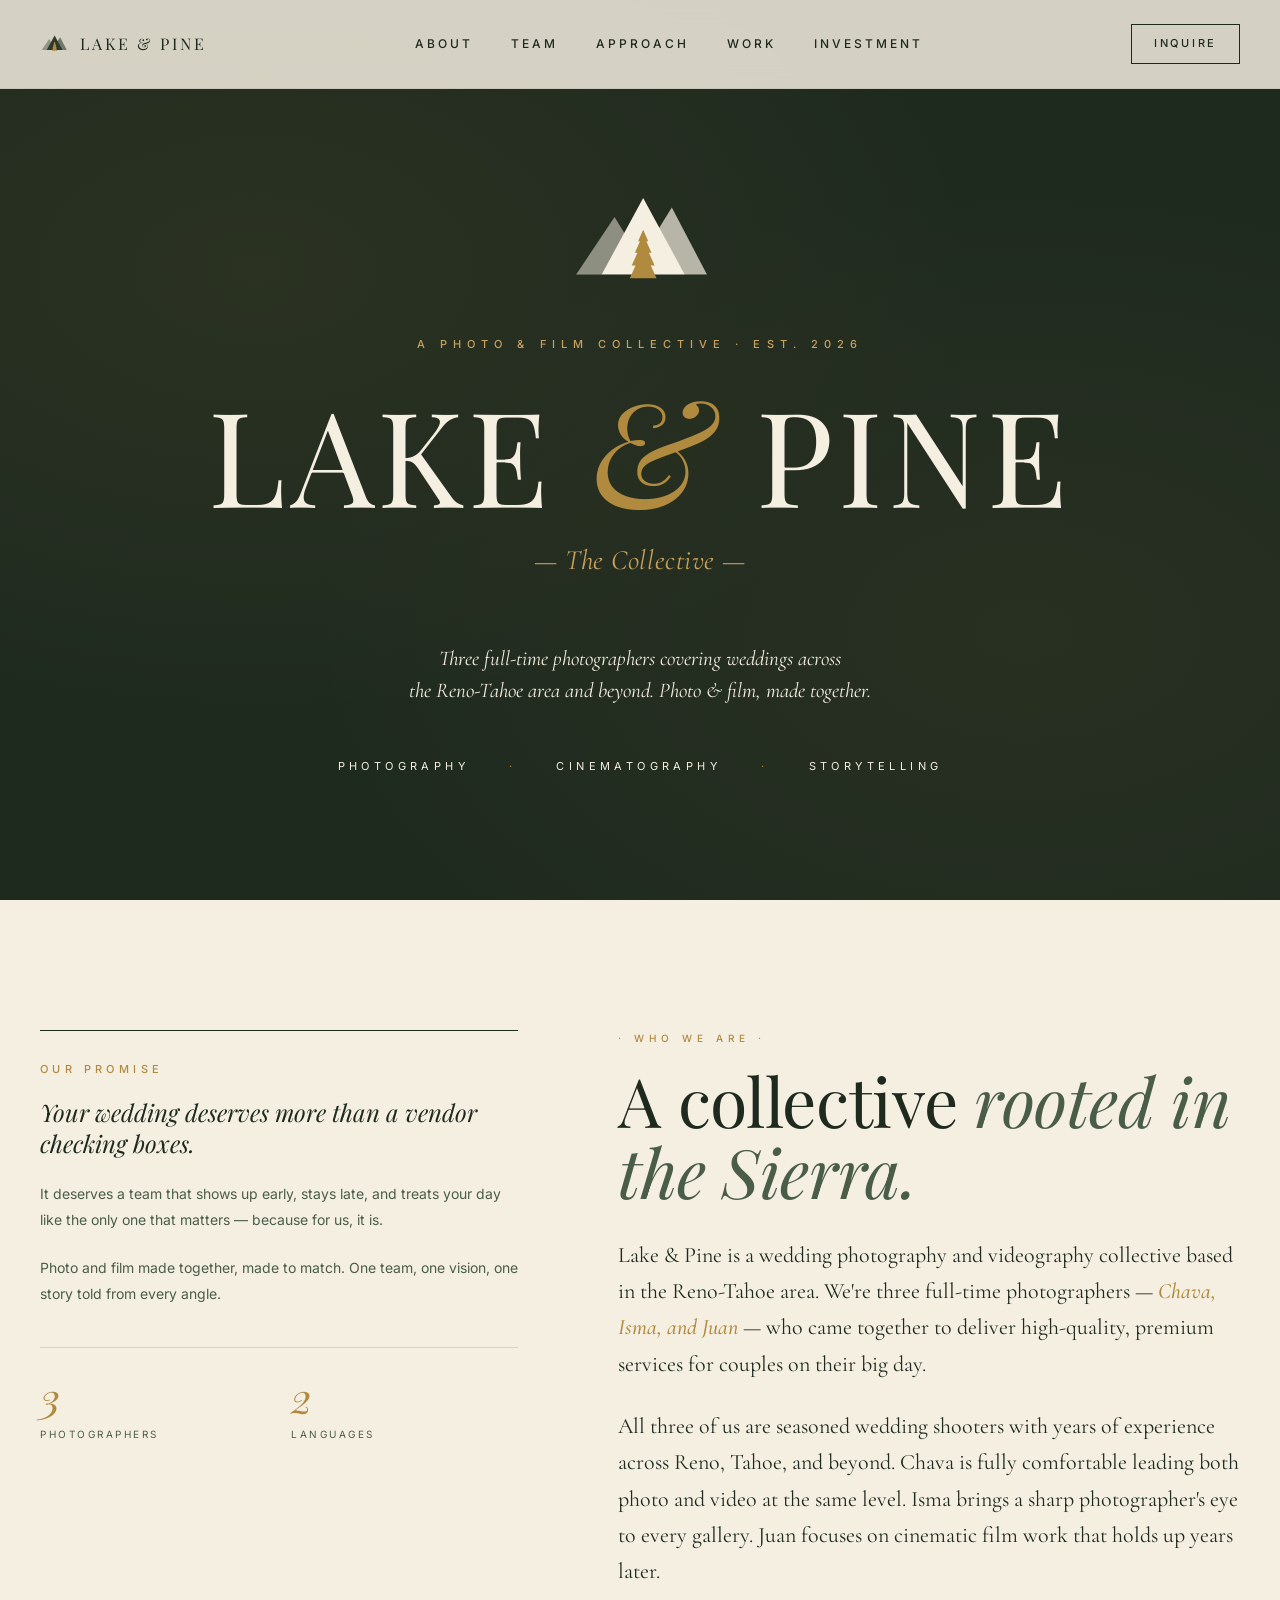
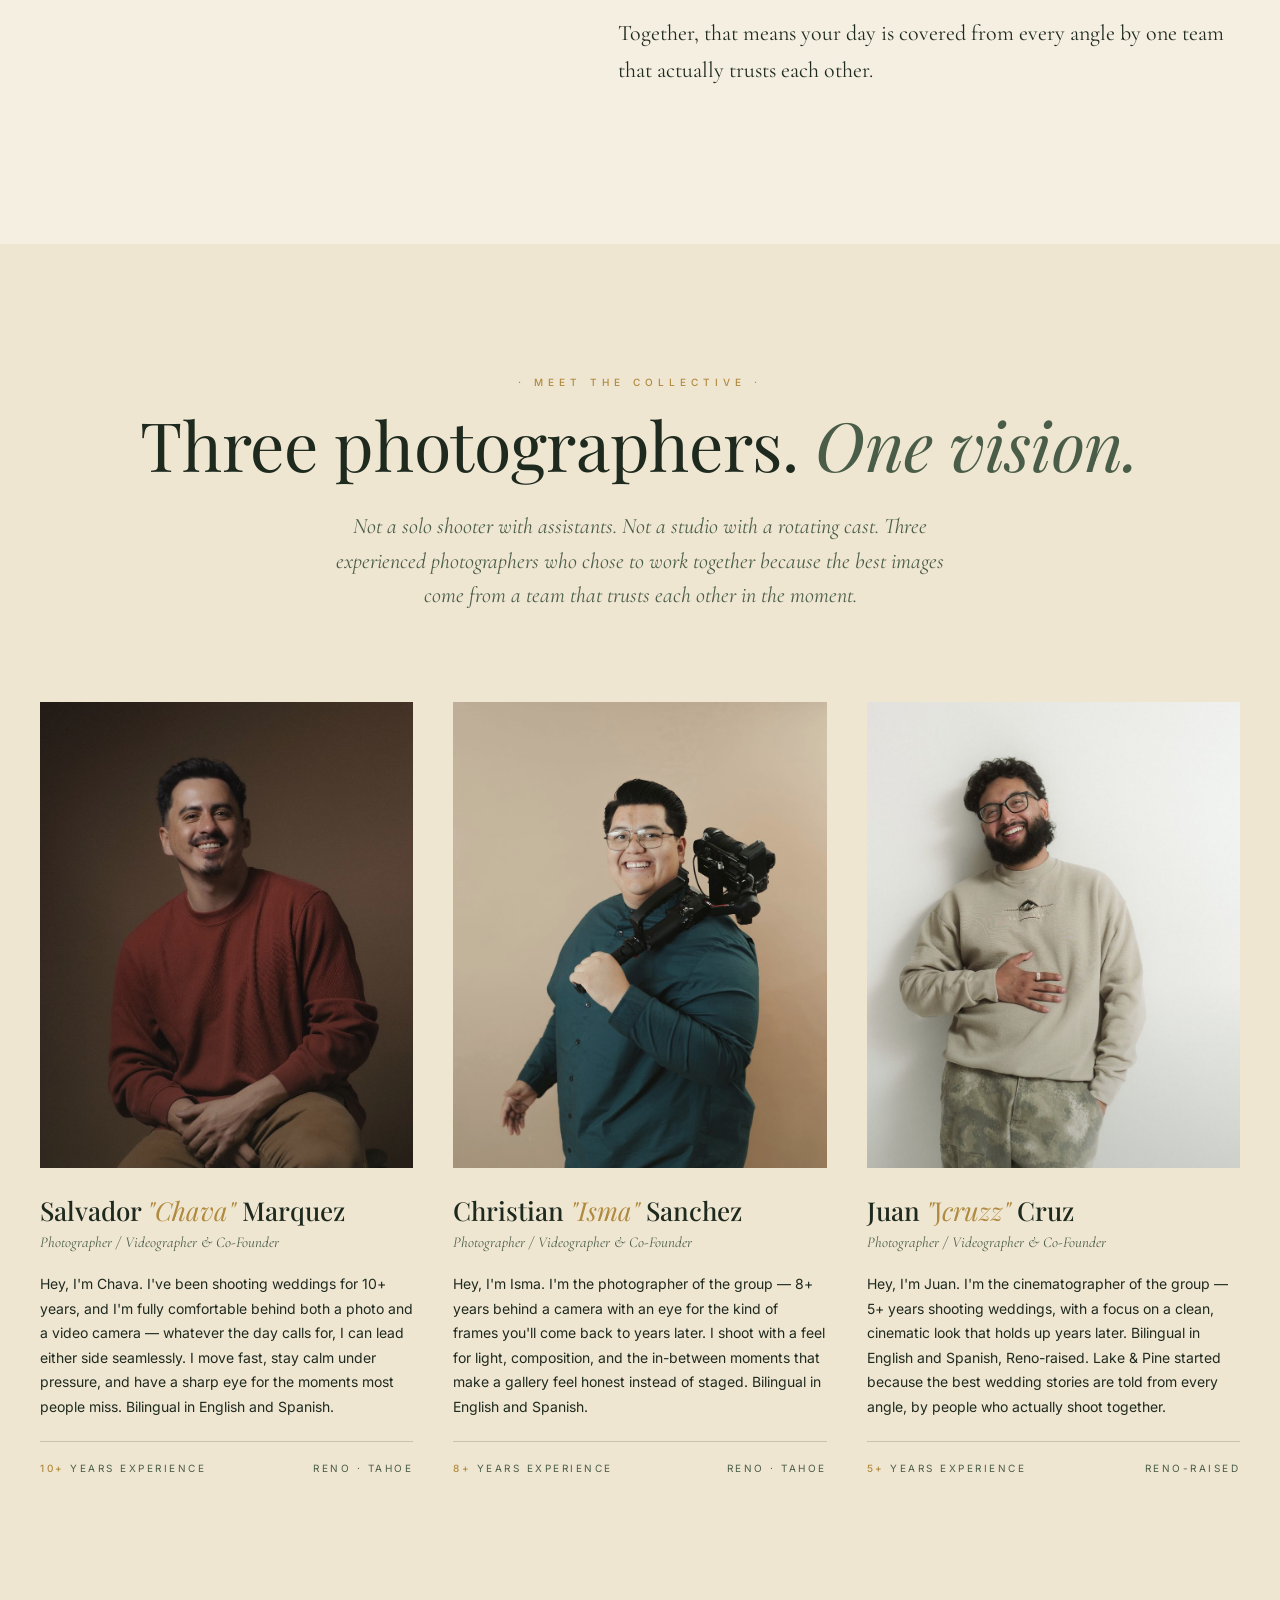
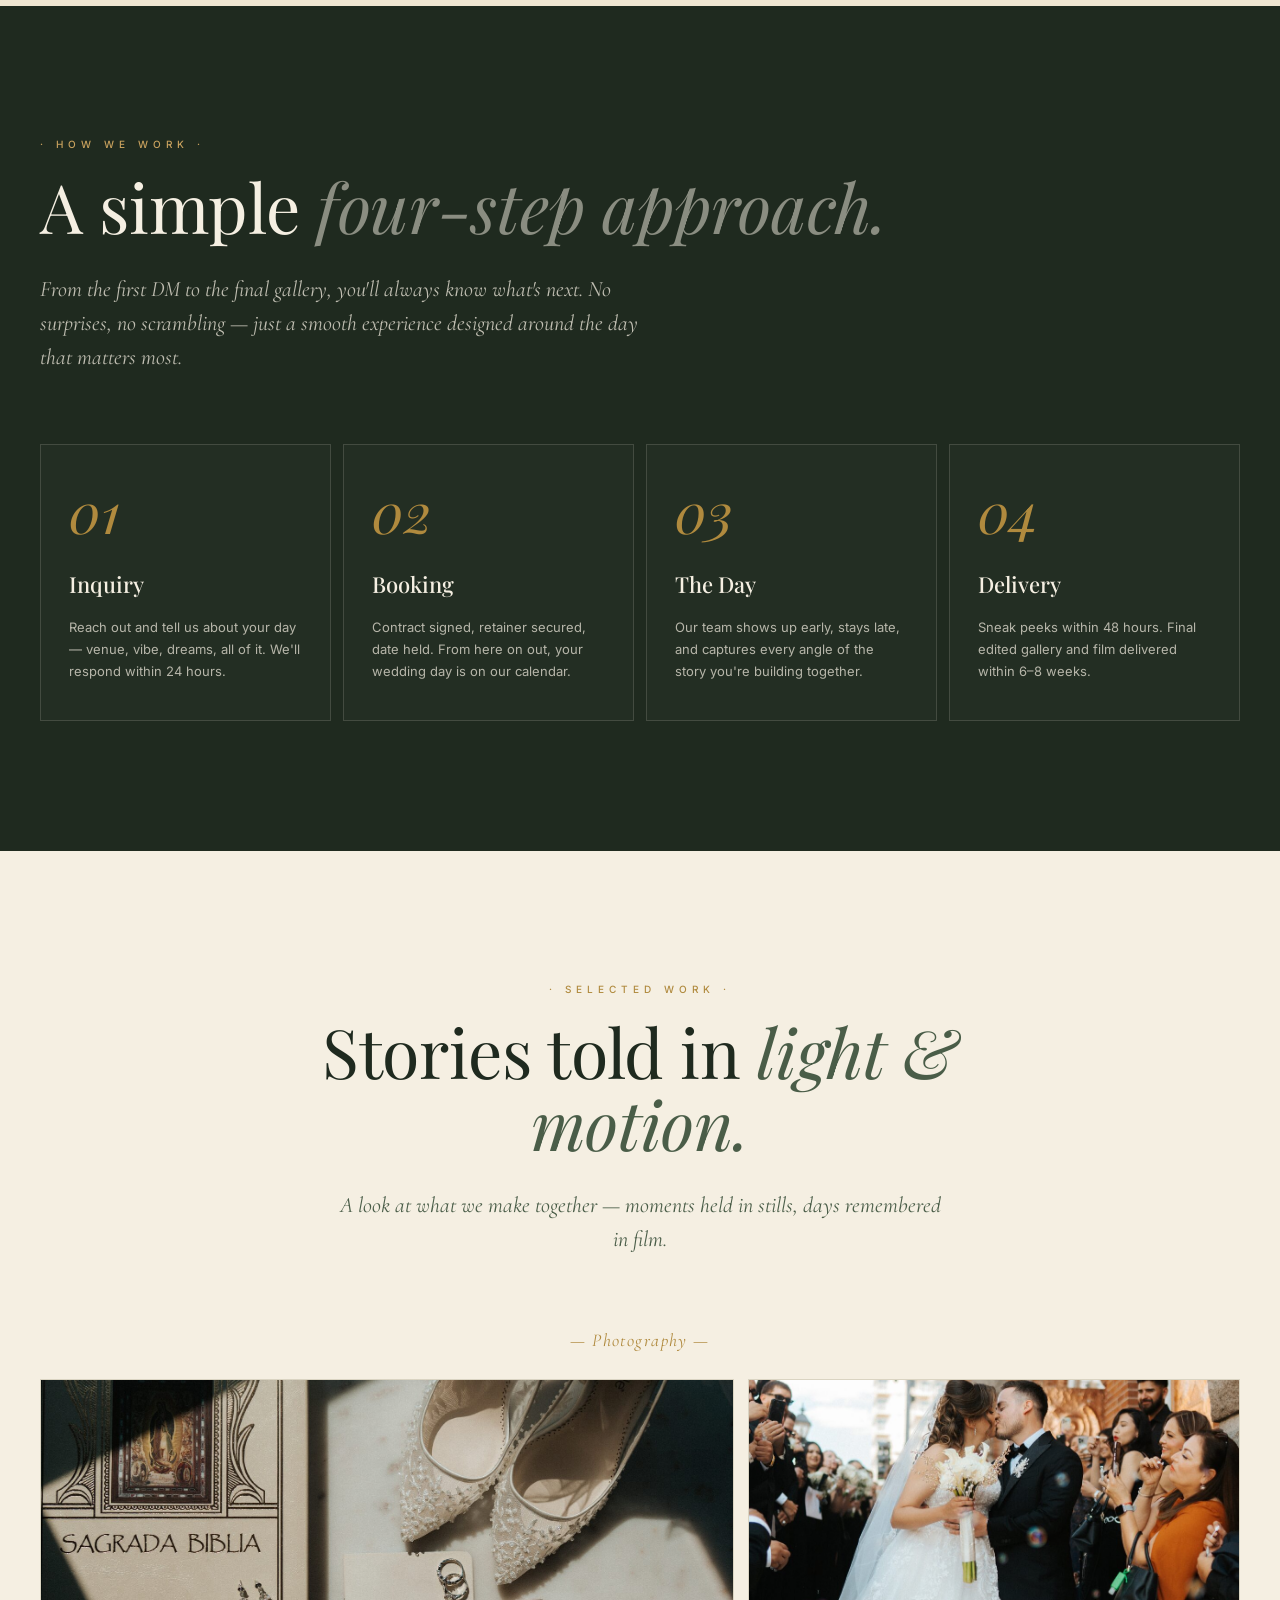
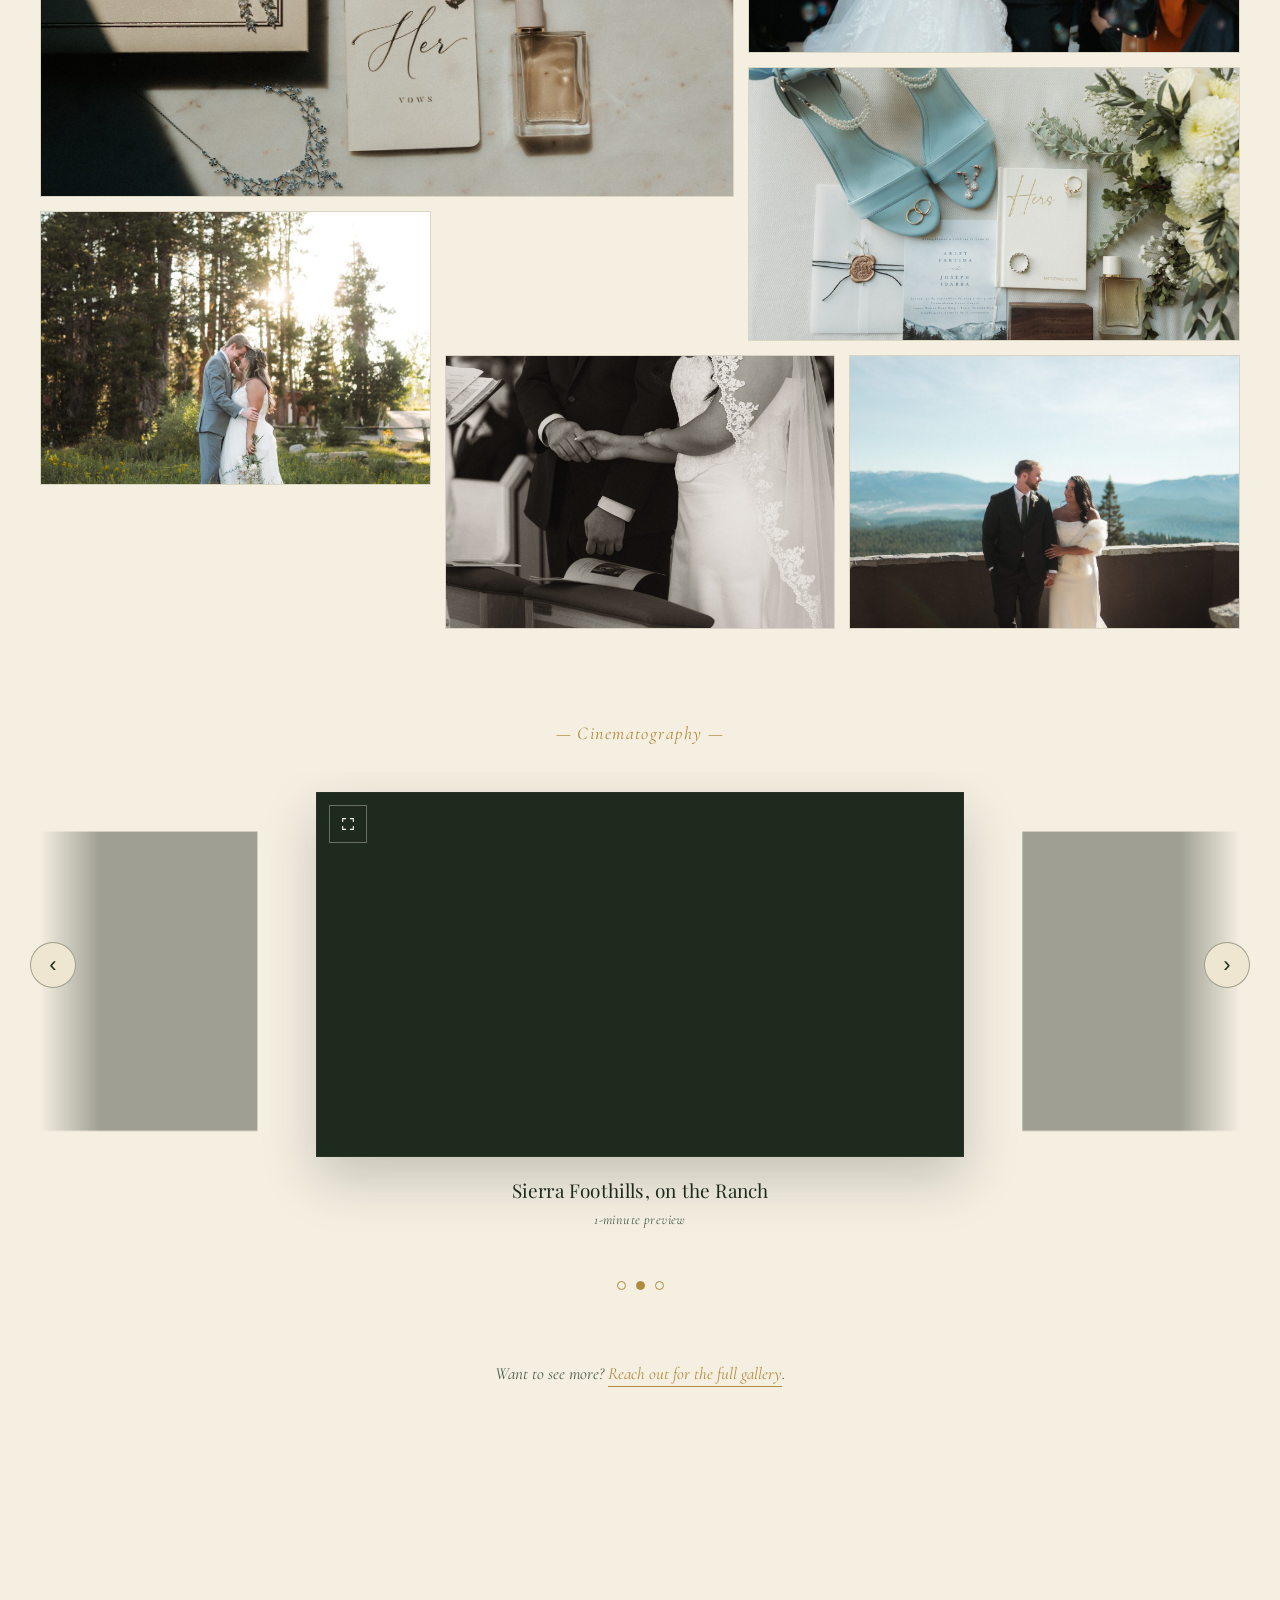
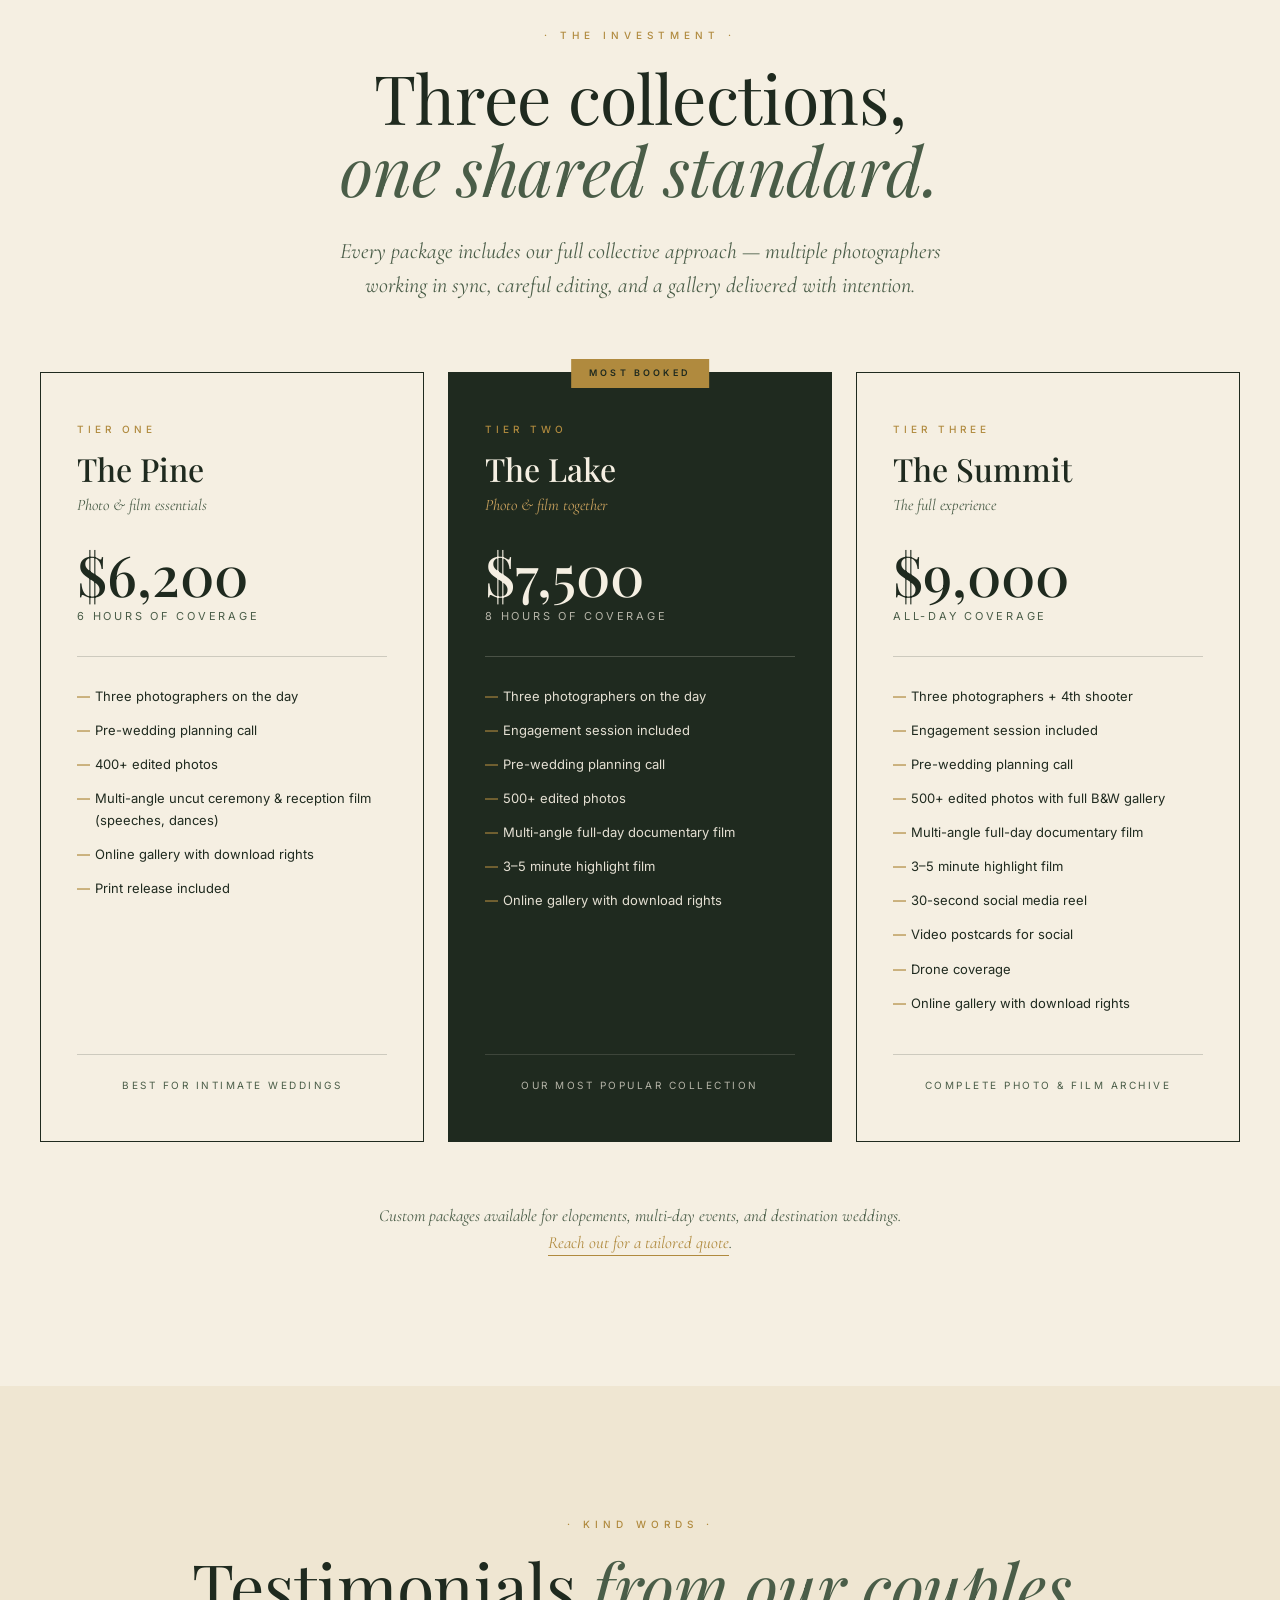
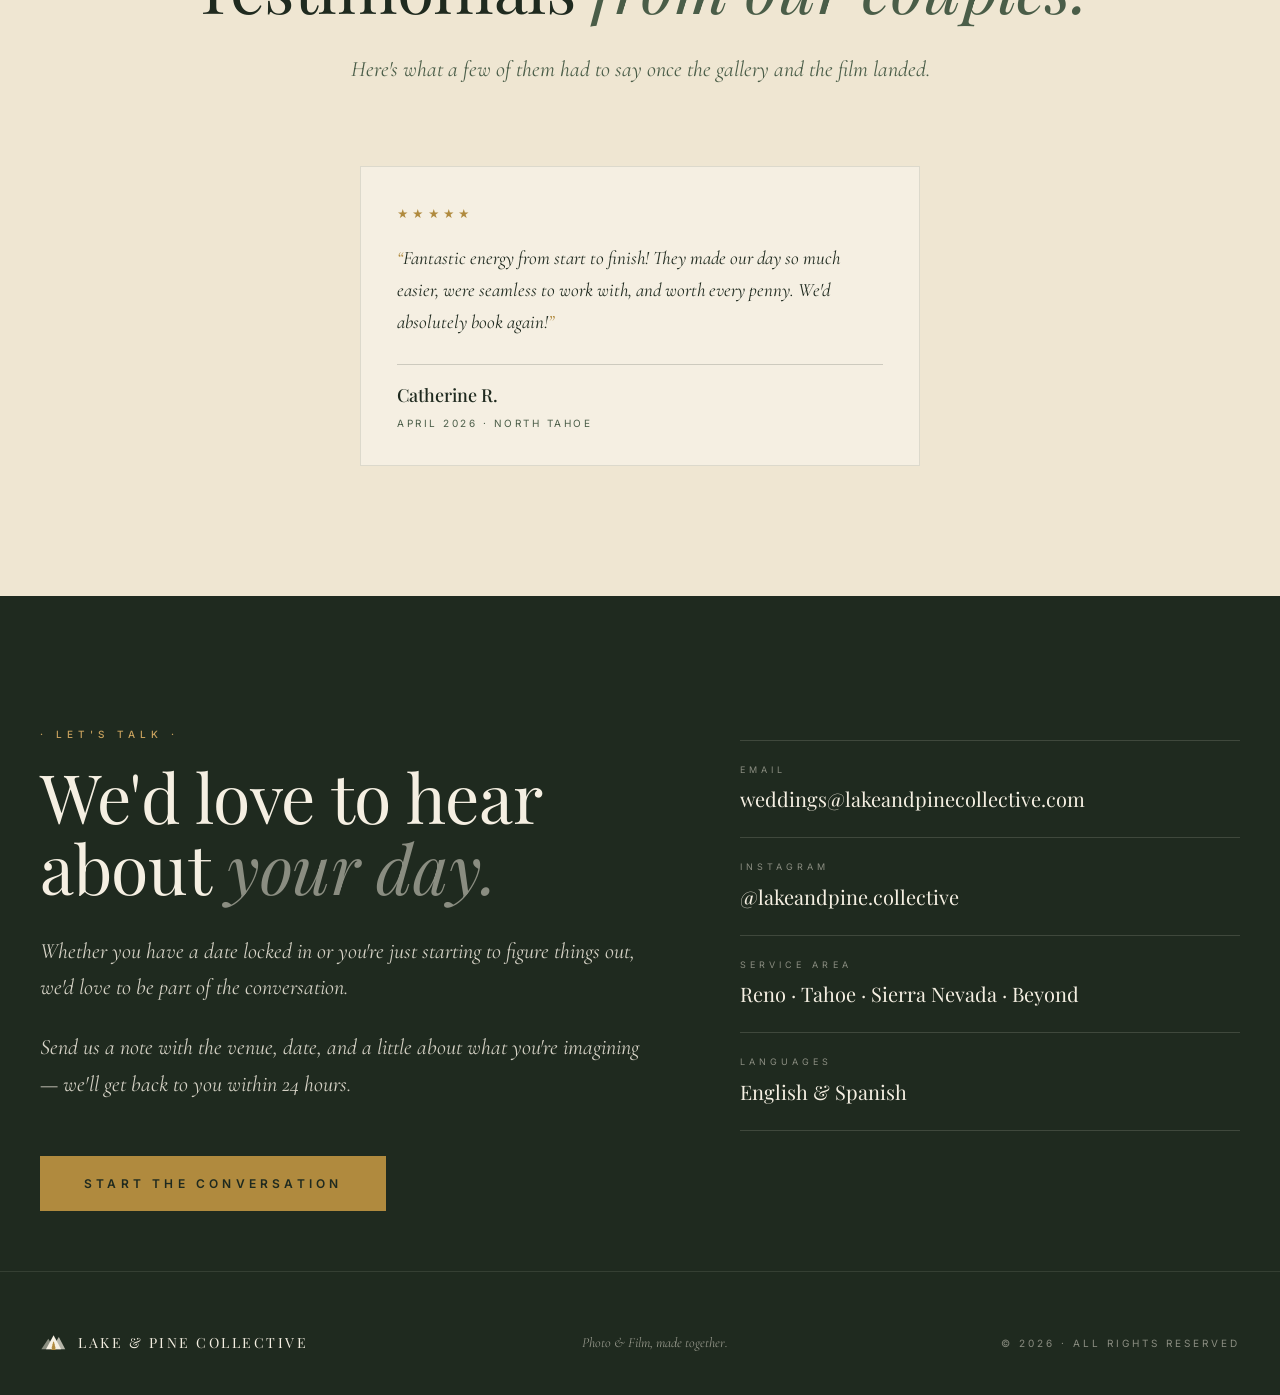
<file: web/index.html>
<!DOCTYPE html>
<html lang="en">
<head>
<meta charset="UTF-8">
<meta name="viewport" content="width=device-width, initial-scale=1.0">
<meta name="description" content="Lake & Pine Collective — A wedding photo and film collective based in the Reno-Tahoe area. Three full-time photographers covering weddings across Reno, Tahoe, and beyond.">
<title>Lake &amp; Pine Collective · Wedding Photo &amp; Film · Reno · Tahoe</title>

<link rel="icon" href="favicon.ico" sizes="any">
<link rel="apple-touch-icon" href="apple-touch-icon.png">

<meta property="og:type" content="website">
<meta property="og:url" content="https://lakeandpinecollective.com/">
<meta property="og:title" content="Lake & Pine Collective · Wedding Photo & Film · Reno · Tahoe">
<meta property="og:description" content="A wedding photo and film collective based in the Reno-Tahoe area. Three full-time photographers covering weddings across Reno, Tahoe, and beyond.">
<meta property="og:image" content="https://lakeandpinecollective.com/og-image.png">
<meta name="twitter:card" content="summary_large_image">
<meta name="twitter:title" content="Lake & Pine Collective · Wedding Photo & Film · Reno · Tahoe">
<meta name="twitter:description" content="A wedding photo and film collective based in the Reno-Tahoe area.">
<meta name="twitter:image" content="https://lakeandpinecollective.com/og-image.png">
<link rel="canonical" href="https://lakeandpinecollective.com/">

<script type="application/ld+json">
{
  "@context": "https://schema.org",
  "@type": "LocalBusiness",
  "additionalType": "https://en.wikipedia.org/wiki/Wedding_photography",
  "name": "Lake & Pine Collective",
  "description": "A wedding photo and film collective based in the Reno-Tahoe area. Three full-time photographers covering weddings across Reno, Tahoe, and beyond.",
  "url": "https://lakeandpinecollective.com/",
  "image": "https://lakeandpinecollective.com/og-image.png",
  "logo": "https://lakeandpinecollective.com/og-image.png",
  "email": "weddings@lakeandpinecollective.com",
  "priceRange": "$$$",
  "knowsLanguage": ["en", "es"],
  "sameAs": ["https://instagram.com/lakeandpine.collective"],
  "areaServed": [
    { "@type": "City", "name": "Reno, Nevada" },
    { "@type": "City", "name": "Sparks, Nevada" },
    { "@type": "City", "name": "Carson City, Nevada" },
    { "@type": "City", "name": "Gardnerville, Nevada" },
    { "@type": "Place", "name": "Lake Tahoe" },
    { "@type": "AdministrativeArea", "name": "Washoe County, Nevada" },
    { "@type": "Place", "name": "Northern Nevada" }
  ],
  "makesOffer": [
    {
      "@type": "Offer",
      "itemOffered": {
        "@type": "Service",
        "name": "Wedding photography",
        "serviceType": "Wedding photography"
      }
    },
    {
      "@type": "Offer",
      "itemOffered": {
        "@type": "Service",
        "name": "Wedding videography",
        "serviceType": "Wedding videography"
      }
    },
    {
      "@type": "Offer",
      "itemOffered": {
        "@type": "Service",
        "name": "Photography",
        "serviceType": "Photography"
      }
    },
    {
      "@type": "Offer",
      "itemOffered": {
        "@type": "Service",
        "name": "Videography",
        "serviceType": "Videography"
      }
    }
  ]
}
</script>

<link rel="preconnect" href="https://fonts.googleapis.com">
<link rel="preconnect" href="https://fonts.gstatic.com" crossorigin>
<link href="https://fonts.googleapis.com/css2?family=Playfair+Display:ital,wght@0,400;0,500;0,600;0,700;1,400;1,500&family=Cormorant+Garamond:ital,wght@0,300;0,400;0,500;1,300;1,400&family=Inter:wght@300;400;500;600&display=swap" rel="stylesheet">
<link rel="stylesheet" href="styles.css">
</head>
<body>

<!-- ============================ NAVIGATION ============================ -->
<nav id="nav">
  <div class="nav-inner">
    <a href="#top" class="nav-brand">
      <svg viewBox="0 0 220 180" xmlns="http://www.w3.org/2000/svg">
        <path d="M 10 140 L 70 50 L 125 140 Z" fill="#2D3B2D" opacity="0.4"/>
        <path d="M 95 140 L 160 35 L 215 140 Z" fill="#2D3B2D" opacity="0.6"/>
        <path d="M 50 140 L 115 20 L 180 140 Z" fill="#2D3B2D"/>
        <g transform="translate(115, 140)">
          <rect x="-2.5" y="-10" width="5" height="14" fill="#B08A3E"/>
          <path d="M 0 -70 L -8 -52 L -5 -52 L -13 -34 L -9 -34 L -18 -14 L -12 -14 L -21 6 L 21 6 L 12 -14 L 18 -14 L 9 -34 L 13 -34 L 5 -52 L 8 -52 Z" fill="#B08A3E"/>
        </g>
      </svg>
      LAKE &amp; PINE
    </a>
    <div class="nav-menu" id="nav-menu">
      <ul class="nav-links">
        <li><a href="#about">About</a></li>
        <li><a href="#team">Team</a></li>
        <li><a href="#process">Approach</a></li>
        <li><a href="#portfolio">Work</a></li>
        <li><a href="#investment">Investment</a></li>
      </ul>
      <a href="#contact" class="nav-cta">Inquire</a>
    </div>
    <button class="nav-toggle" aria-label="Toggle menu" aria-expanded="false" aria-controls="nav-menu">
      <span></span><span></span><span></span>
    </button>
  </div>
</nav>

<!-- ============================ HERO ============================ -->
<section class="hero" id="top">
  <div class="hero-grid">
    <div class="hero-content">
      <svg class="hero-mark" viewBox="0 0 220 180" xmlns="http://www.w3.org/2000/svg">
        <path d="M 10 140 L 70 50 L 125 140 Z" fill="#F5EFE2" opacity="0.5"/>
        <path d="M 95 140 L 160 35 L 215 140 Z" fill="#F5EFE2" opacity="0.7"/>
        <path d="M 50 140 L 115 20 L 180 140 Z" fill="#F5EFE2"/>
        <line x1="10" y1="140" x2="215" y2="140" stroke="#F5EFE2" stroke-width="0.6" opacity="0.6"/>
        <g transform="translate(115, 140)">
          <rect x="-2.5" y="-10" width="5" height="14" fill="#B08A3E"/>
          <path d="M 0 -70 L -8 -52 L -5 -52 L -13 -34 L -9 -34 L -18 -14 L -12 -14 L -21 6 L 21 6 L 12 -14 L 18 -14 L 9 -34 L 13 -34 L 5 -52 L 8 -52 Z" fill="#B08A3E"/>
        </g>
      </svg>
      <div class="hero-eyebrow">A Photo &amp; Film Collective · Est. 2026</div>
      <h1 class="hero-title">LAKE <span class="amp">&amp;</span> PINE<span class="visually-hidden"> — Wedding Photographers in Reno &amp; Lake Tahoe</span></h1>
      <div class="hero-sub">— The Collective —</div>
      <p class="hero-tag">
        Three full-time photographers covering weddings across<br>
        the Reno-Tahoe area and beyond. Photo &amp; film, made together.
      </p>
      <div class="hero-meta">
        <span>Photography</span>
        <span class="dot">·</span>
        <span>Cinematography</span>
        <span class="dot">·</span>
        <span>Storytelling</span>
      </div>
    </div>
  </div>
</section>

<!-- ============================ ABOUT ============================ -->
<section class="about" id="about">
  <div class="container">
    <div class="about-grid">
      <div class="about-promise reveal">
        <div class="eyebrow" style="margin-bottom: 18px;">Our Promise</div>
        <h3>Your wedding deserves more than a vendor checking boxes.</h3>
        <p>It deserves a team that shows up early, stays late, and treats your day like the only one that matters — because for us, it is.</p>
        <p>Photo and film made together, made to match. One team, one vision, one story told from every angle.</p>
        <div class="about-stats">
          <div>
            <div class="stat-num">3</div>
            <div class="stat-label">Photographers</div>
          </div>
          <div>
            <div class="stat-num">2</div>
            <div class="stat-label">Languages</div>
          </div>
        </div>
      </div>

      <div class="about-narrative reveal">
        <div class="section-eyebrow">· Who We Are ·</div>
        <h2 class="section-title">A collective <span class="italic">rooted in the Sierra.</span></h2>
        <p>Lake &amp; Pine is a wedding photography and videography collective based in the Reno-Tahoe area. We're three full-time photographers — <strong>Chava, Isma, and Juan</strong> — who came together to deliver high-quality, premium services for couples on their big day.</p>
        <p>All three of us are seasoned wedding shooters with years of experience across Reno, Tahoe, and beyond. Chava is fully comfortable leading both photo and video at the same level. Isma brings a sharp photographer's eye to every gallery. Juan focuses on cinematic film work that holds up years later.</p>
        <p>Together, that means your day is covered from every angle by one team that actually trusts each other.</p>
      </div>
    </div>
  </div>
</section>

<!-- ============================ TEAM ============================ -->
<section class="team" id="team">
  <div class="container">
    <div class="team-header reveal">
      <div class="section-eyebrow">· Meet the Collective ·</div>
      <h2 class="section-title">Three photographers. <span class="italic">One vision.</span></h2>
      <p class="section-intro">
        Not a solo shooter with assistants. Not a studio with a rotating cast. Three experienced photographers who chose to work together because the best images come from a team that trusts each other in the moment.
      </p>
    </div>

    <div class="team-grid">

      <!-- CHAVA -->
      <article class="team-card reveal">
        <div class="team-portrait-wrap">
          <img src="optimized-assets/team-chava.jpg" alt="Salvador 'Chava' Marquez" loading="lazy" decoding="async">
        </div>
        <h3 class="team-name">Salvador <span class="nick">"Chava"</span> Marquez</h3>
        <div class="team-role">Photographer / Videographer &amp; Co-Founder</div>
        <p class="team-bio">
          Hey, I'm Chava. I've been shooting weddings for 10+ years, and I'm fully comfortable behind both a photo and a video camera — whatever the day calls for, I can lead either side seamlessly. I move fast, stay calm under pressure, and have a sharp eye for the moments most people miss. Bilingual in English and Spanish.
        </p>
        <div class="team-meta">
          <span><strong>10+</strong> Years Experience</span>
          <span>Reno · Tahoe</span>
        </div>
      </article>

      <!-- ISMA -->
      <article class="team-card reveal">
        <div class="team-portrait-wrap">
          <img src="optimized-assets/team-isma.jpg" alt="Christian 'Isma' Sanchez" loading="lazy" decoding="async">
        </div>
        <h3 class="team-name">Christian <span class="nick">"Isma"</span> Sanchez</h3>
        <div class="team-role">Photographer / Videographer &amp; Co-Founder</div>
        <p class="team-bio">
          Hey, I'm Isma. I'm the photographer of the group — 8+ years behind a camera with an eye for the kind of frames you'll come back to years later. I shoot with a feel for light, composition, and the in-between moments that make a gallery feel honest instead of staged. Bilingual in English and Spanish.
        </p>
        <div class="team-meta">
          <span><strong>8+</strong> Years Experience</span>
          <span>Reno · Tahoe</span>
        </div>
      </article>

      <!-- JUAN -->
      <article class="team-card reveal">
        <div class="team-portrait-wrap">
          <img src="optimized-assets/team-juan.jpg" alt="Juan Cruz" loading="lazy" decoding="async">
        </div>
        <h3 class="team-name">Juan <span class="nick">"<span class="nick-j">J</span>cruzz"</span> Cruz</h3>
        <div class="team-role">Photographer / Videographer &amp; Co-Founder</div>
        <p class="team-bio">
          Hey, I'm Juan. I'm the cinematographer of the group — 5+ years shooting weddings, with a focus on a clean, cinematic look that holds up years later. Bilingual in English and Spanish, Reno-raised. Lake &amp; Pine started because the best wedding stories are told from every angle, by people who actually shoot together.
        </p>
        <div class="team-meta">
          <span><strong>5+</strong> Years Experience</span>
          <span>Reno-Raised</span>
        </div>
      </article>

    </div>
  </div>
</section>

<!-- ============================ PROCESS ============================ -->
<section class="process" id="process">
  <div class="container">
    <div class="reveal">
      <div class="section-eyebrow">· How We Work ·</div>
      <h2 class="section-title">A simple <span class="italic">four-step approach.</span></h2>
      <p class="section-intro">
        From the first DM to the final gallery, you'll always know what's next. No surprises, no scrambling — just a smooth experience designed around the day that matters most.
      </p>
    </div>

    <div class="process-steps">
      <div class="process-step reveal">
        <span class="num">01</span>
        <h4>Inquiry</h4>
        <p>Reach out and tell us about your day — venue, vibe, dreams, all of it. We'll respond within 24 hours.</p>
      </div>
      <div class="process-step reveal">
        <span class="num">02</span>
        <h4>Booking</h4>
        <p>Contract signed, retainer secured, date held. From here on out, your wedding day is on our calendar.</p>
      </div>
      <div class="process-step reveal">
        <span class="num">03</span>
        <h4>The Day</h4>
        <p>Our team shows up early, stays late, and captures every angle of the story you're building together.</p>
      </div>
      <div class="process-step reveal">
        <span class="num">04</span>
        <h4>Delivery</h4>
        <p>Sneak peeks within 48 hours. Final edited gallery and film delivered within 6–8 weeks.</p>
      </div>
    </div>
  </div>
</section>

<!-- ============================ PORTFOLIO ============================ -->
<section class="portfolio" id="portfolio">
  <div class="container">
    <div class="reveal" style="text-align: center; max-width: 720px; margin: 0 auto 60px;">
      <div class="section-eyebrow" style="text-align: center;">· Selected Work ·</div>
      <h2 class="section-title">Stories told in <span class="italic">light &amp; motion.</span></h2>
      <p class="section-intro" style="margin-left: auto; margin-right: auto; text-align: center;">
        A look at what we make together — moments held in stills, days remembered in film.
      </p>
    </div>

    <!-- PHOTO GRID -->
    <div class="portfolio-photos reveal">
      <div class="portfolio-tag">— Photography —</div>
      <div class="photo-grid">
        <div class="photo-tile photo-1"><img src="optimized-assets/IMG_0852.JPG" alt="Wedding morning details in window light — a Sagrada Biblia, lace heels, vow book, rings and perfume" decoding="async"></div>
        <div class="photo-tile photo-2"><img src="optimized-assets/IMG_0853.JPG" alt="Newlyweds kiss on the church steps as guests blow bubbles after the ceremony" decoding="async"></div>
        <div class="photo-tile photo-3"><img src="optimized-assets/_-14.jpg" alt="Bridal flat lay with something-blue heels, rings, a garden bouquet and the invitation suite for a Reno, Nevada wedding" decoding="async"></div>
        <div class="photo-tile photo-4"><img src="optimized-assets/_-694.jpg" alt="Bride and groom forehead to forehead in a wildflower meadow, backlit by sunset through tall Sierra pines" decoding="async"></div>
        <div class="photo-tile photo-5"><img src="optimized-assets/_-322.jpg" alt="Black and white photograph of a couple holding hands during their church wedding ceremony" decoding="async"></div>
        <div class="photo-tile photo-6"><img src="optimized-assets/_-48.jpg" alt="Bride and groom on a stone terrace overlooking the forested Sierra Nevada mountains" decoding="async"></div>
      </div>
    </div>

    <!-- FILM CAROUSEL -->
    <div class="portfolio-films reveal">
      <div class="portfolio-tag">— Cinematography —</div>
      <div class="film-carousel">
        <button class="film-arrow film-arrow-prev" type="button" aria-label="Previous film">‹</button>
        <div class="film-track" id="filmTrack" tabindex="0">
          <div class="film-slide">
            <div class="film-thumb">
              <iframe src="https://player.vimeo.com/video/1186554408?api=1&amp;title=0&amp;byline=0&amp;portrait=0&amp;player_id=film-0" title="Tahoe, in the Trees" allow="autoplay; fullscreen; picture-in-picture; clipboard-write; encrypted-media" allowfullscreen></iframe>
              <button class="film-expand" type="button" aria-label="Watch Tahoe, in the Trees larger">
                <svg viewBox="0 0 24 24" aria-hidden="true"><path d="M4 9V4h5M20 9V4h-5M4 15v5h5M20 15v5h-5"/></svg>
              </button>
              <div class="film-swipe" aria-hidden="true"></div>
            </div>
            <div class="film-meta">
              <span class="film-name">Tahoe, in the Trees</span>
              <span class="film-detail">6-minute highlight</span>
            </div>
          </div>
          <div class="film-slide" data-featured>
            <div class="film-thumb">
              <iframe src="https://player.vimeo.com/video/1219101150?api=1&amp;title=0&amp;byline=0&amp;portrait=0&amp;player_id=film-2" title="Sierra Foothills, on the Ranch" allow="autoplay; fullscreen; picture-in-picture; clipboard-write; encrypted-media" allowfullscreen></iframe>
              <button class="film-expand" type="button" aria-label="Watch Sierra Foothills, on the Ranch larger">
                <svg viewBox="0 0 24 24" aria-hidden="true"><path d="M4 9V4h5M20 9V4h-5M4 15v5h5M20 15v5h-5"/></svg>
              </button>
              <div class="film-swipe" aria-hidden="true"></div>
            </div>
            <div class="film-meta">
              <span class="film-name">Sierra Foothills, on the Ranch</span>
              <span class="film-detail">1-minute preview</span>
            </div>
          </div>
          <div class="film-slide">
            <div class="film-thumb">
              <iframe src="https://player.vimeo.com/video/1148430616?api=1&amp;title=0&amp;byline=0&amp;portrait=0&amp;player_id=film-1" title="Tahoe, by the Water" allow="autoplay; fullscreen; picture-in-picture; clipboard-write; encrypted-media" allowfullscreen></iframe>
              <button class="film-expand" type="button" aria-label="Watch Tahoe, by the Water larger">
                <svg viewBox="0 0 24 24" aria-hidden="true"><path d="M4 9V4h5M20 9V4h-5M4 15v5h5M20 15v5h-5"/></svg>
              </button>
              <div class="film-swipe" aria-hidden="true"></div>
            </div>
            <div class="film-meta">
              <span class="film-name">Tahoe, by the Water</span>
              <span class="film-detail">4-minute highlight</span>
            </div>
          </div>
        </div>
        <button class="film-arrow film-arrow-next" type="button" aria-label="Next film">›</button>
      </div>
      <div class="film-dots" id="filmDots">
        <button class="film-dot" type="button" aria-label="Show Tahoe, in the Trees"></button>
        <button class="film-dot" type="button" aria-label="Show Sierra Foothills, on the Ranch"></button>
        <button class="film-dot" type="button" aria-label="Show Tahoe, by the Water"></button>
      </div>
    </div>

    <p class="pricing-note reveal" style="margin-top: 70px;">
      Want to see more? <a href="#contact">Reach out for the full gallery</a>.
    </p>
  </div>
</section>

<!-- ============================ INVESTMENT ============================ -->
<section class="investment" id="investment">
  <div class="container">
    <div class="reveal" style="text-align: center; max-width: 720px; margin: 0 auto 40px;">
      <div class="section-eyebrow" style="text-align: center;">· The Investment ·</div>
      <h2 class="section-title">Three collections, <br><span class="italic">one shared standard.</span></h2>
      <p class="section-intro" style="margin-left: auto; margin-right: auto; text-align: center;">
        Every package includes our full collective approach — multiple photographers working in sync, careful editing, and a gallery delivered with intention.
      </p>
    </div>

    <div class="packages">

      <!-- TIER 1 -->
      <div class="package reveal">
        <div class="pkg-eyebrow">Tier One</div>
        <div class="pkg-name">The Pine</div>
        <div class="pkg-tag">Photo &amp; film essentials</div>
        <div class="pkg-price">$6,200</div>
        <div class="pkg-hours">6 hours of coverage</div>
        <div class="divider-h"></div>
        <ul class="pkg-list">
          <li>Three photographers on the day</li>
          <li>Pre-wedding planning call</li>
          <li>400+ edited photos</li>
          <li>Multi-angle uncut ceremony &amp; reception film (speeches, dances)</li>
          <li>Online gallery with download rights</li>
          <li>Print release included</li>
        </ul>
        <div class="pkg-bottom">Best for intimate weddings</div>
      </div>

      <!-- TIER 2 (FEATURED) -->
      <div class="package featured reveal">
        <div class="pkg-badge">Most Booked</div>
        <div class="pkg-eyebrow">Tier Two</div>
        <div class="pkg-name">The Lake</div>
        <div class="pkg-tag">Photo &amp; film together</div>
        <div class="pkg-price">$7,500</div>
        <div class="pkg-hours">8 hours of coverage</div>
        <div class="divider-h"></div>
        <ul class="pkg-list">
          <li>Three photographers on the day</li>
          <li>Engagement session included</li>
          <li>Pre-wedding planning call</li>
          <li>500+ edited photos</li>
          <li>Multi-angle full-day documentary film</li>
          <li>3–5 minute highlight film</li>
          <li>Online gallery with download rights</li>
        </ul>
        <div class="pkg-bottom">Our most popular collection</div>
      </div>

      <!-- TIER 3 -->
      <div class="package reveal">
        <div class="pkg-eyebrow">Tier Three</div>
        <div class="pkg-name">The Summit</div>
        <div class="pkg-tag">The full experience</div>
        <div class="pkg-price">$9,000</div>
        <div class="pkg-hours">All-day coverage</div>
        <div class="divider-h"></div>
        <ul class="pkg-list">
          <li>Three photographers + 4th shooter</li>
          <li>Engagement session included</li>
          <li>Pre-wedding planning call</li>
          <li>500+ edited photos with full B&amp;W gallery</li>
          <li>Multi-angle full-day documentary film</li>
          <li>3–5 minute highlight film</li>
          <li>30-second social media reel</li>
          <li>Video postcards for social</li>
          <li>Drone coverage</li>
          <li>Online gallery with download rights</li>
        </ul>
        <div class="pkg-bottom">Complete photo &amp; film archive</div>
      </div>

    </div>

    <p class="pricing-note reveal">
      Custom packages available for elopements, multi-day events, and destination weddings.<br>
      <a href="#contact">Reach out for a tailored quote</a>.
    </p>
  </div>
</section>

<!-- ============================ TESTIMONIALS ============================ -->
<!-- Real reviews only. To add one, copy the .testimonial figure below; the grid
     returns to three-up on its own once there is more than a single card. -->
<section class="testimonials" id="testimonials">
  <div class="container">
    <div class="testimonials-header reveal">
      <div class="section-eyebrow">· Kind Words ·</div>
      <h2 class="section-title">Testimonials <span class="italic">from our couples.</span></h2>
      <p class="section-intro">
          Here's what a few of them had to say once the gallery and the film landed.
      </p>
    </div>

    <div class="testimonial-grid">

      <figure class="testimonial reveal">
        <div class="testimonial-stars" role="img" aria-label="Five out of five stars">★★★★★</div>
        <blockquote class="testimonial-quote">Fantastic energy from start to finish! They made our day so much easier, were seamless to work with, and worth every penny. We'd absolutely book again!</blockquote>
        <figcaption class="testimonial-attr">
          <span class="testimonial-name">Catherine R.</span>
          <span class="testimonial-detail">April 2026 · North Tahoe</span>
        </figcaption>
      </figure>

    </div>
  </div>
</section>

<!-- ============================ CONTACT ============================ -->
<section class="contact" id="contact">
  <div class="container">
    <div class="contact-grid">
      <div class="contact-pitch reveal">
        <div class="section-eyebrow">· Let's Talk ·</div>
        <h2 class="section-title">We'd love to hear about <span class="italic">your day.</span></h2>
        <p>Whether you have a date locked in or you're just starting to figure things out, we'd love to be part of the conversation.</p>
        <p>Send us a note with the venue, date, and a little about what you're imagining — we'll get back to you within 24 hours.</p>
        <a href="mailto:weddings@lakeandpinecollective.com" class="contact-cta">Start the Conversation</a>
      </div>

      <div class="contact-info reveal">
        <a href="mailto:weddings@lakeandpinecollective.com" class="contact-row">
          <span class="contact-label">Email</span>
          <span class="contact-value">weddings@lakeandpinecollective.com</span>
        </a>
        <a href="https://instagram.com/lakeandpine.collective" target="_blank" rel="noopener" class="contact-row">
          <span class="contact-label">Instagram</span>
          <span class="contact-value">@lakeandpine.collective</span>
        </a>
        <div class="contact-row">
          <span class="contact-label">Service Area</span>
          <span class="contact-value">Reno · Tahoe · Sierra Nevada · Beyond</span>
        </div>
        <div class="contact-row">
          <span class="contact-label">Languages</span>
          <span class="contact-value">English &amp; Spanish</span>
        </div>
      </div>
    </div>
  </div>
</section>

<!-- ============================ FOOTER ============================ -->
<footer>
  <div class="footer-inner">
    <div class="footer-brand">
      <svg viewBox="0 0 220 180" xmlns="http://www.w3.org/2000/svg">
        <path d="M 10 140 L 70 50 L 125 140 Z" fill="#F5EFE2" opacity="0.5"/>
        <path d="M 95 140 L 160 35 L 215 140 Z" fill="#F5EFE2" opacity="0.7"/>
        <path d="M 50 140 L 115 20 L 180 140 Z" fill="#F5EFE2"/>
        <g transform="translate(115, 140)">
          <rect x="-2.5" y="-10" width="5" height="14" fill="#B08A3E"/>
          <path d="M 0 -70 L -8 -52 L -5 -52 L -13 -34 L -9 -34 L -18 -14 L -12 -14 L -21 6 L 21 6 L 12 -14 L 18 -14 L 9 -34 L 13 -34 L 5 -52 L 8 -52 Z" fill="#B08A3E"/>
        </g>
      </svg>
      LAKE &amp; PINE COLLECTIVE
    </div>
    <div class="footer-tag">Photo &amp; Film, made together.</div>
    <div class="footer-meta">© 2026 · All Rights Reserved</div>
  </div>
</footer>

<!-- ============================ FILM LIGHTBOX ============================ -->
<div class="film-lightbox" id="filmLightbox" role="dialog" aria-modal="true" aria-labelledby="lightboxTitle" hidden>
  <button class="lightbox-close" id="lightboxClose" type="button" aria-label="Close film">&times;</button>
  <div class="lightbox-shell" id="lightboxShell"></div>
  <div class="lightbox-bar">
    <div class="lightbox-caption">
      <span class="lightbox-title" id="lightboxTitle"></span>
      <span class="lightbox-detail" id="lightboxDetail"></span>
    </div>
    <button class="lightbox-fs" id="lightboxFs" type="button">
      <svg viewBox="0 0 24 24" aria-hidden="true"><path d="M4 9V4h5M20 9V4h-5M4 15v5h5M20 15v5h-5"/></svg>
      <span class="fs-label">Fullscreen</span>
    </button>
  </div>
</div>

<script>
  // Nav scroll effect
  const nav = document.getElementById('nav');
  window.addEventListener('scroll', () => {
    nav.classList.toggle('scrolled', window.scrollY > 60);
  });

  // Mobile hamburger toggle
  const navToggle = document.querySelector('.nav-toggle');
  navToggle.addEventListener('click', () => {
    const isOpen = nav.classList.toggle('open');
    navToggle.setAttribute('aria-expanded', isOpen);
  });
  document.querySelectorAll('.nav-menu a').forEach(link => {
    link.addEventListener('click', () => {
      nav.classList.remove('open');
      navToggle.setAttribute('aria-expanded', 'false');
    });
  });

  // Reveal-on-scroll
  const observer = new IntersectionObserver((entries) => {
    entries.forEach(entry => {
      if (entry.isIntersecting) {
        entry.target.classList.add('visible');
        observer.unobserve(entry.target);
      }
    });
  }, { threshold: 0.12, rootMargin: '0px 0px -80px 0px' });

  document.querySelectorAll('.reveal').forEach(el => observer.observe(el));

  // Film carousel — infinite center mode. Each slide is placed by its offset from the
  // active one, so the focused film is always dead centre and the ends wrap around.
  (function () {
    const track = document.getElementById('filmTrack');
    if (!track) return;
    const slides = Array.from(track.querySelectorAll('.film-slide'));
    const dots = Array.from(document.querySelectorAll('.film-dot'));
    const count = slides.length;
    // The slide marked data-featured is the one in focus on load; otherwise start in the middle
    const featured = slides.findIndex(slide => slide.hasAttribute('data-featured'));
    let activeIndex = featured === -1 ? Math.floor(count / 2) : featured;
    let placed = slides.map(() => 0);

    function postTo(iframe, method, value) {
      if (!iframe || !iframe.contentWindow) return;
      const msg = { method: method };
      if (value !== undefined) msg.value = value;
      iframe.contentWindow.postMessage(JSON.stringify(msg), 'https://player.vimeo.com');
    }

    function post(slide, method, value) {
      postTo(slide && slide.querySelector('iframe'), method, value);
    }

    function unmute(iframe) { postTo(iframe, 'setMuted', false); }

    function pauseSlide(slide) {
      post(slide, 'pause');
      if (slide) playing.set(slide, false);
    }

    // The capture layer sits over the player, so a tap has to be relayed. Vimeo has no
    // toggle method, so track state here — and subscribe to the player's own events so
    // the flag stays honest when someone uses the control bar we left exposed.
    const playing = new Map();
    // A play sent over postMessage carries no user activation into the player's origin,
    // so the autoplay policy treats it as programmatic and Vimeo falls back to muted
    // playback rather than not playing at all. Unmuting alongside the play is what
    // restores sound. setMuted rather than setVolume: volume is system-owned on phones,
    // where Vimeo documents the call as silently ignored. Only the first start of a given
    // slide unmutes, so someone who deliberately mutes with Vimeo's own control isn't
    // overridden on the next tap.
    const unmuted = new WeakSet();

    function togglePlay(slide) {
      const on = playing.get(slide) === true;
      post(slide, on ? 'pause' : 'play');
      if (!on && slide && !unmuted.has(slide)) {
        unmute(slide.querySelector('iframe'));
        unmuted.add(slide);
      }
      playing.set(slide, !on);
    }

    slides.forEach((slide) => {
      const frame = slide.querySelector('iframe');
      if (!frame) return;
      frame.addEventListener('load', () => {
        post(slide, 'addEventListener', 'play');
        post(slide, 'addEventListener', 'pause');
      });
    });

    window.addEventListener('message', (e) => {
      if (e.origin !== 'https://player.vimeo.com') return;
      let data;
      try { data = JSON.parse(e.data); } catch (_) { return; }
      if (data.event !== 'play' && data.event !== 'pause') return;
      const lbFrame = shell.querySelector('iframe');
      if (lbFrame && lbFrame.contentWindow === e.source) {
        if (data.event === 'play' && lbNeedsUnmute) { unmute(lbFrame); lbNeedsUnmute = false; }
        return;
      }
      const slide = slides.find((s) => {
        const f = s.querySelector('iframe');
        return f && f.contentWindow === e.source;
      });
      if (slide) playing.set(slide, data.event === 'play');
    });

    // Signed distance from the active slide, taking the short way round the loop
    function offsetOf(i) {
      let d = ((i - activeIndex) % count + count) % count;
      if (d > Math.floor(count / 2)) d -= count;
      return d;
    }

    function render() {
      slides.forEach((slide, i) => {
        const d = offsetOf(i);
        const wraps = Math.abs(d - placed[i]) > 1;
        if (wraps) slide.classList.add('is-teleport');
        slide.style.setProperty('--d', d);
        slide.classList.toggle('is-active', d === 0);
        if (wraps) {
          void slide.offsetWidth; // commit the jump before re-enabling the transition
          slide.classList.remove('is-teleport');
        }
        placed[i] = d;
      });
      dots.forEach((dot, i) => dot.classList.toggle('is-active', i === activeIndex));
    }

    function goTo(index) {
      const next = ((index % count) + count) % count;
      if (next === activeIndex) return;
      pauseSlide(slides[activeIndex]);
      activeIndex = next;
      render();
    }

    document.querySelector('.film-arrow-prev').addEventListener('click', () => goTo(activeIndex - 1));
    document.querySelector('.film-arrow-next').addEventListener('click', () => goTo(activeIndex + 1));
    dots.forEach((dot, i) => dot.addEventListener('click', () => goTo(i)));
    track.addEventListener('keydown', (e) => {
      if (e.key === 'ArrowLeft') goTo(activeIndex - 1);
      if (e.key === 'ArrowRight') goTo(activeIndex + 1);
    });

    // Click a peeking neighbour to pull it into focus. The focused slide keeps its own
    // clicks so Vimeo still handles play/pause — only the expand button is intercepted.
    slides.forEach((slide, i) => {
      slide.addEventListener('click', () => {
        if (offsetOf(i) !== 0) goTo(i);
      });
      const expand = slide.querySelector('.film-expand');
      if (expand) {
        expand.addEventListener('click', (e) => {
          e.stopPropagation();
          openLightbox(slide, expand);
        });
      }
    });

    // Horizontal swipe. Events from the capture layer bubble to the track, so one handler
    // serves both it and the open ground around the peeking neighbours.
    let swipe = null;
    track.addEventListener('pointerdown', (e) => {
      swipe = {
        id: e.pointerId, x: e.clientX, y: e.clientY,
        onLayer: !!(e.target.classList && e.target.classList.contains('film-swipe'))
      };
    });
    track.addEventListener('pointercancel', () => { swipe = null; });
    track.addEventListener('pointerup', (e) => {
      if (!swipe || e.pointerId !== swipe.id) return;
      const dx = e.clientX - swipe.x;
      const dy = e.clientY - swipe.y;
      const onLayer = swipe.onLayer;
      swipe = null;
      // Horizontal intent only — a diagonal flick while scrolling the page past the
      // carousel shouldn't move it.
      if (Math.abs(dx) > 40 && Math.abs(dx) > Math.abs(dy)) {
        goTo(activeIndex + (dx < 0 ? 1 : -1));
      } else if (onLayer && Math.abs(dx) < 10 && Math.abs(dy) < 10) {
        // A tap the layer intercepted would otherwise have reached the player.
        togglePlay(slides[activeIndex]);
      }
    });

    // ---- Lightbox ----------------------------------------------------------
    // At carousel size the player is ~550px wide, and Vimeo folds fullscreen away
    // behind its overflow chevron below roughly 600px. Reopening the film large puts
    // the full control bar back, and the bar below it carries our own fullscreen
    // control so nobody has to go hunting through the player's menu.
    const lightbox = document.getElementById('filmLightbox');
    const shell = document.getElementById('lightboxShell');
    const closeBtn = document.getElementById('lightboxClose');
    const fsBtn = document.getElementById('lightboxFs');
    const fsLabel = fsBtn.querySelector('.fs-label');
    const lbTitle = document.getElementById('lightboxTitle');
    const lbDetail = document.getElementById('lightboxDetail');
    let lastTrigger = null;
    let lbNeedsUnmute = false;

    // iOS Safari has no Fullscreen API for arbitrary elements — the lightbox is
    // already near-fullscreen there, and Vimeo's own button still works inside it.
    const fsEnabled = document.fullscreenEnabled || document.webkitFullscreenEnabled;
    if (!fsEnabled) fsBtn.hidden = true;

    function fullscreenElement() {
      return document.fullscreenElement || document.webkitFullscreenElement || null;
    }

    function openLightbox(slide, trigger) {
      const inline = slide.querySelector('iframe');
      const id = inline && inline.src.match(/video\/(\d+)/);
      if (!id) return;

      pauseSlide(slide);
      const name = slide.querySelector('.film-name').textContent.trim();
      lbTitle.textContent = name;
      lbDetail.textContent = slide.querySelector('.film-detail').textContent.trim();

      const frame = document.createElement('iframe');
      frame.src = 'https://player.vimeo.com/video/' + id[1] +
        '?api=1&autoplay=1&title=0&byline=0&portrait=0&player_id=film-lightbox';
      frame.title = name;
      frame.allow = 'autoplay; fullscreen; picture-in-picture; clipboard-write; encrypted-media';
      frame.allowFullscreen = true;
      // autoplay=1 is only ever granted muted on a phone — the policy withholds sound
      // from a player that has had no gesture of its own. Unmute once the player is up,
      // and again on its first play, since the muted fallback lands after load.
      lbNeedsUnmute = true;
      frame.addEventListener('load', () => {
        postTo(frame, 'addEventListener', 'play');
        unmute(frame);
      });
      shell.appendChild(frame);

      lastTrigger = trigger;
      lightbox.hidden = false;
      void lightbox.offsetWidth; // commit the unhide so the fade actually runs
      lightbox.classList.add('is-open');
      document.body.style.overflow = 'hidden';
      closeBtn.focus();
    }

    function closeLightbox() {
      if (lightbox.hidden) return;
      if (fullscreenElement()) {
        (document.exitFullscreen || document.webkitExitFullscreen).call(document);
      }
      // Tear the player down immediately rather than after the fade, so the audio
      // stops the moment the film is dismissed.
      const frame = shell.querySelector('iframe');
      if (frame) frame.remove();
      lightbox.classList.remove('is-open');
      document.body.style.overflow = '';
      setTimeout(() => { lightbox.hidden = true; }, 280);
      if (lastTrigger) {
        lastTrigger.focus();
        lastTrigger = null;
      }
    }

    // Ask the Vimeo player to go fullscreen itself. Used when the browser won't let us
    // put our own element fullscreen — some embedded webviews refuse the request outright.
    function askPlayerForFullscreen() {
      const frame = shell.querySelector('iframe');
      if (frame && frame.contentWindow) {
        frame.contentWindow.postMessage(
          JSON.stringify({ method: 'requestFullscreen' }), 'https://player.vimeo.com');
      }
    }

    function toggleFullscreen() {
      if (fullscreenElement()) {
        (document.exitFullscreen || document.webkitExitFullscreen).call(document);
        return;
      }
      const request = shell.requestFullscreen || shell.webkitRequestFullscreen;
      if (!request) {
        askPlayerForFullscreen();
        return;
      }
      const pending = request.call(shell);
      if (pending && pending.catch) pending.catch(askPlayerForFullscreen);
    }

    function syncFsLabel() {
      const on = !!fullscreenElement();
      fsLabel.textContent = on ? 'Exit Fullscreen' : 'Fullscreen';
      fsBtn.setAttribute('aria-pressed', on);
    }

    fsBtn.addEventListener('click', toggleFullscreen);
    closeBtn.addEventListener('click', closeLightbox);
    document.addEventListener('fullscreenchange', syncFsLabel);
    document.addEventListener('webkitfullscreenchange', syncFsLabel);
    syncFsLabel();

    // Clicking the backdrop closes; clicks on the player or the bar do not
    lightbox.addEventListener('click', (e) => {
      if (e.target === lightbox) closeLightbox();
    });

    document.addEventListener('keydown', (e) => {
      if (e.key !== 'Escape' || lightbox.hidden) return;
      // In fullscreen, let the browser's own Escape handling exit that first
      if (fullscreenElement()) return;
      closeLightbox();
    });

    // Keep tabbing inside the dialog. Once focus lands in the Vimeo iframe the
    // keystrokes belong to the player, which is what we want anyway.
    lightbox.addEventListener('keydown', (e) => {
      if (e.key !== 'Tab') return;
      const focusable = Array.from(lightbox.querySelectorAll('button, iframe'))
        .filter(el => !el.hidden);
      if (!focusable.length) return;
      const first = focusable[0];
      const last = focusable[focusable.length - 1];
      if (e.shiftKey && document.activeElement === first) {
        e.preventDefault();
        last.focus();
      } else if (!e.shiftKey && document.activeElement === last) {
        e.preventDefault();
        first.focus();
      }
    });

    // Lay the slides out for the first paint without animating them into place
    track.classList.add('is-init');
    render();
    void track.offsetWidth;
    track.classList.remove('is-init');
  })();
</script>

</body>
</html>
</file>
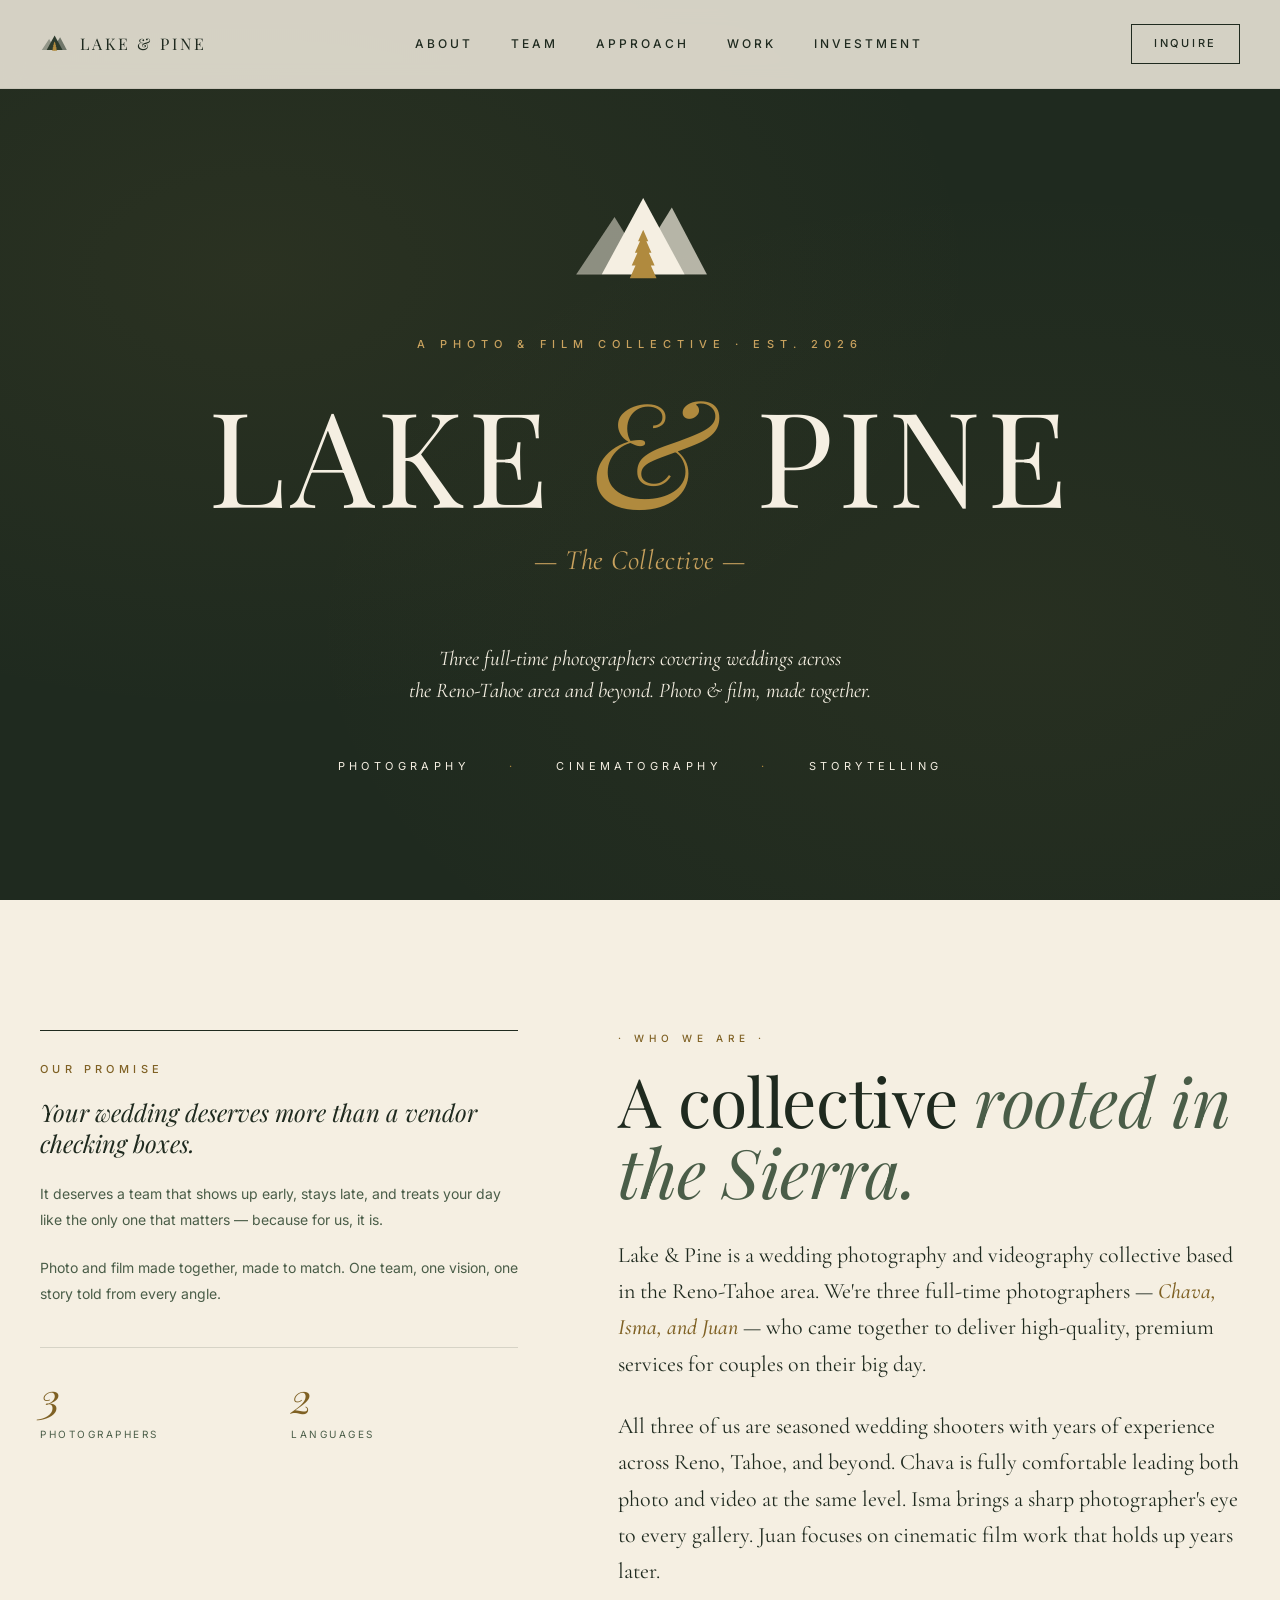
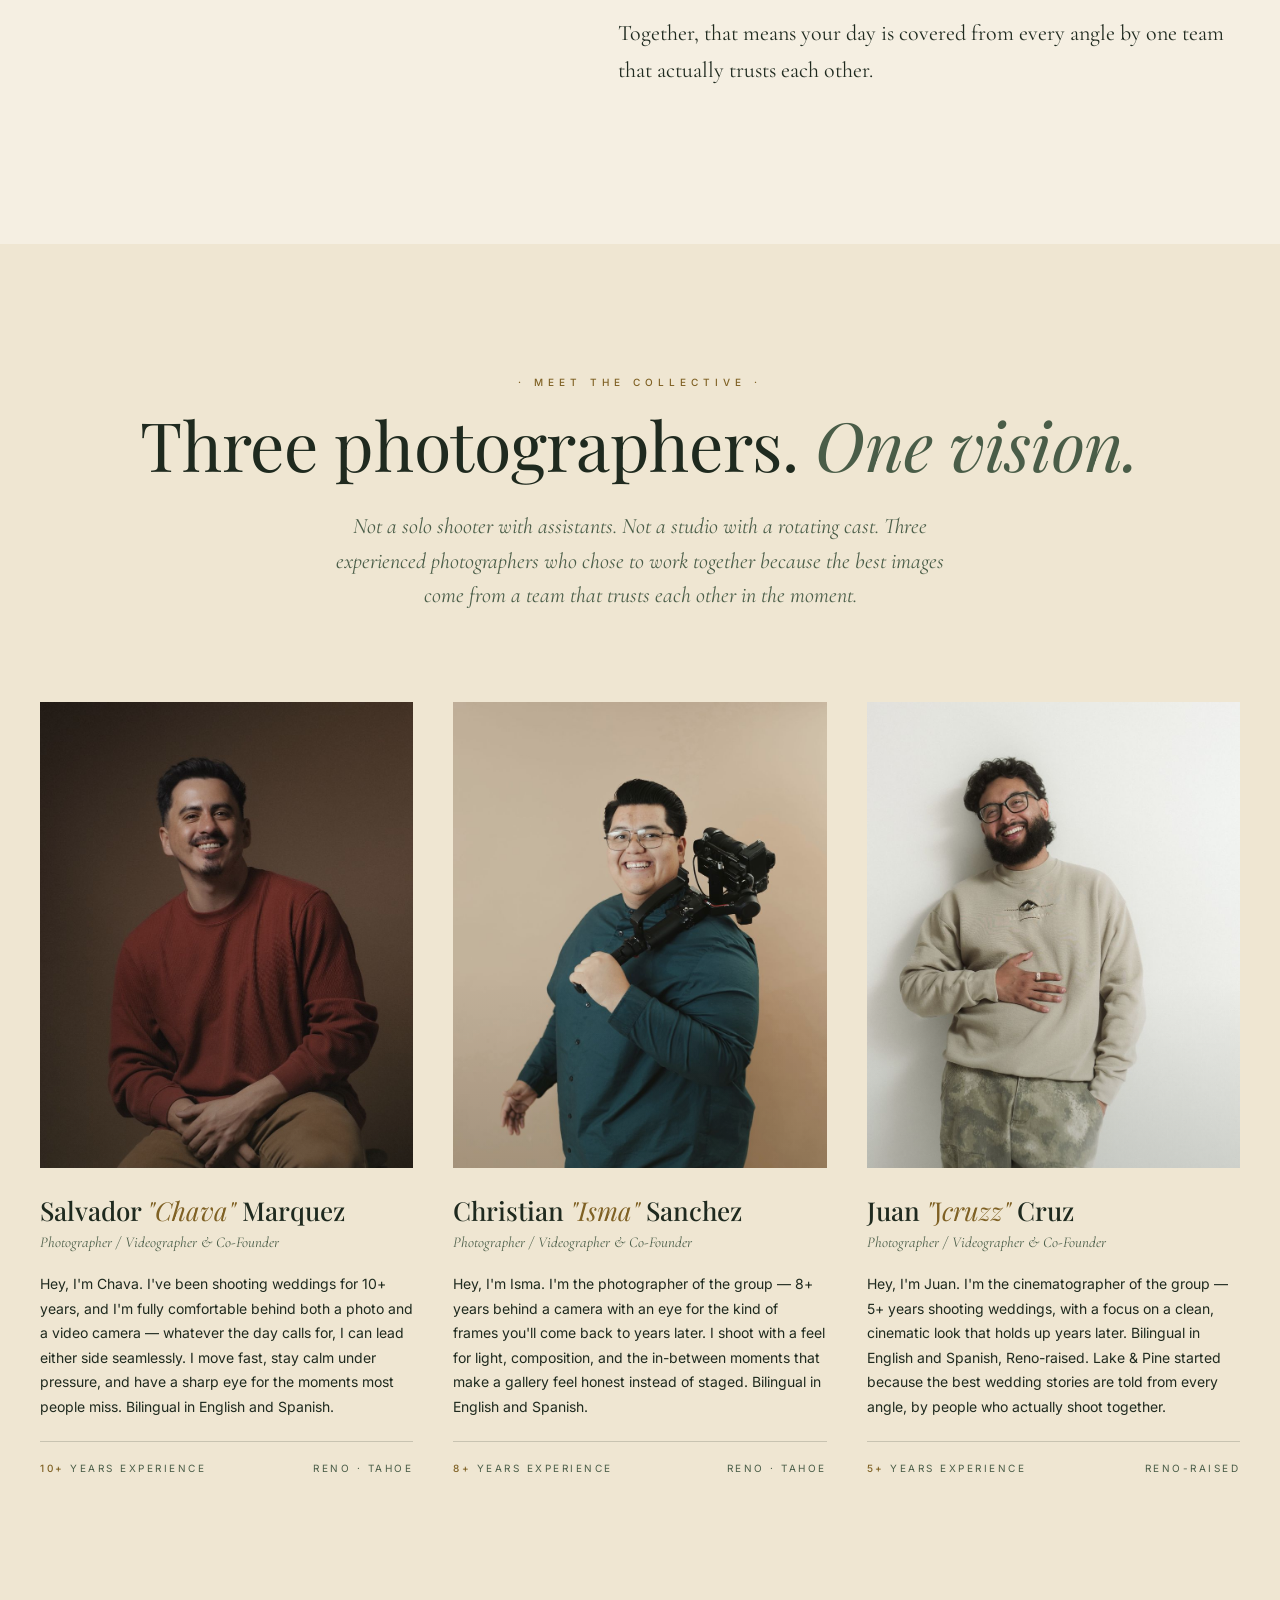
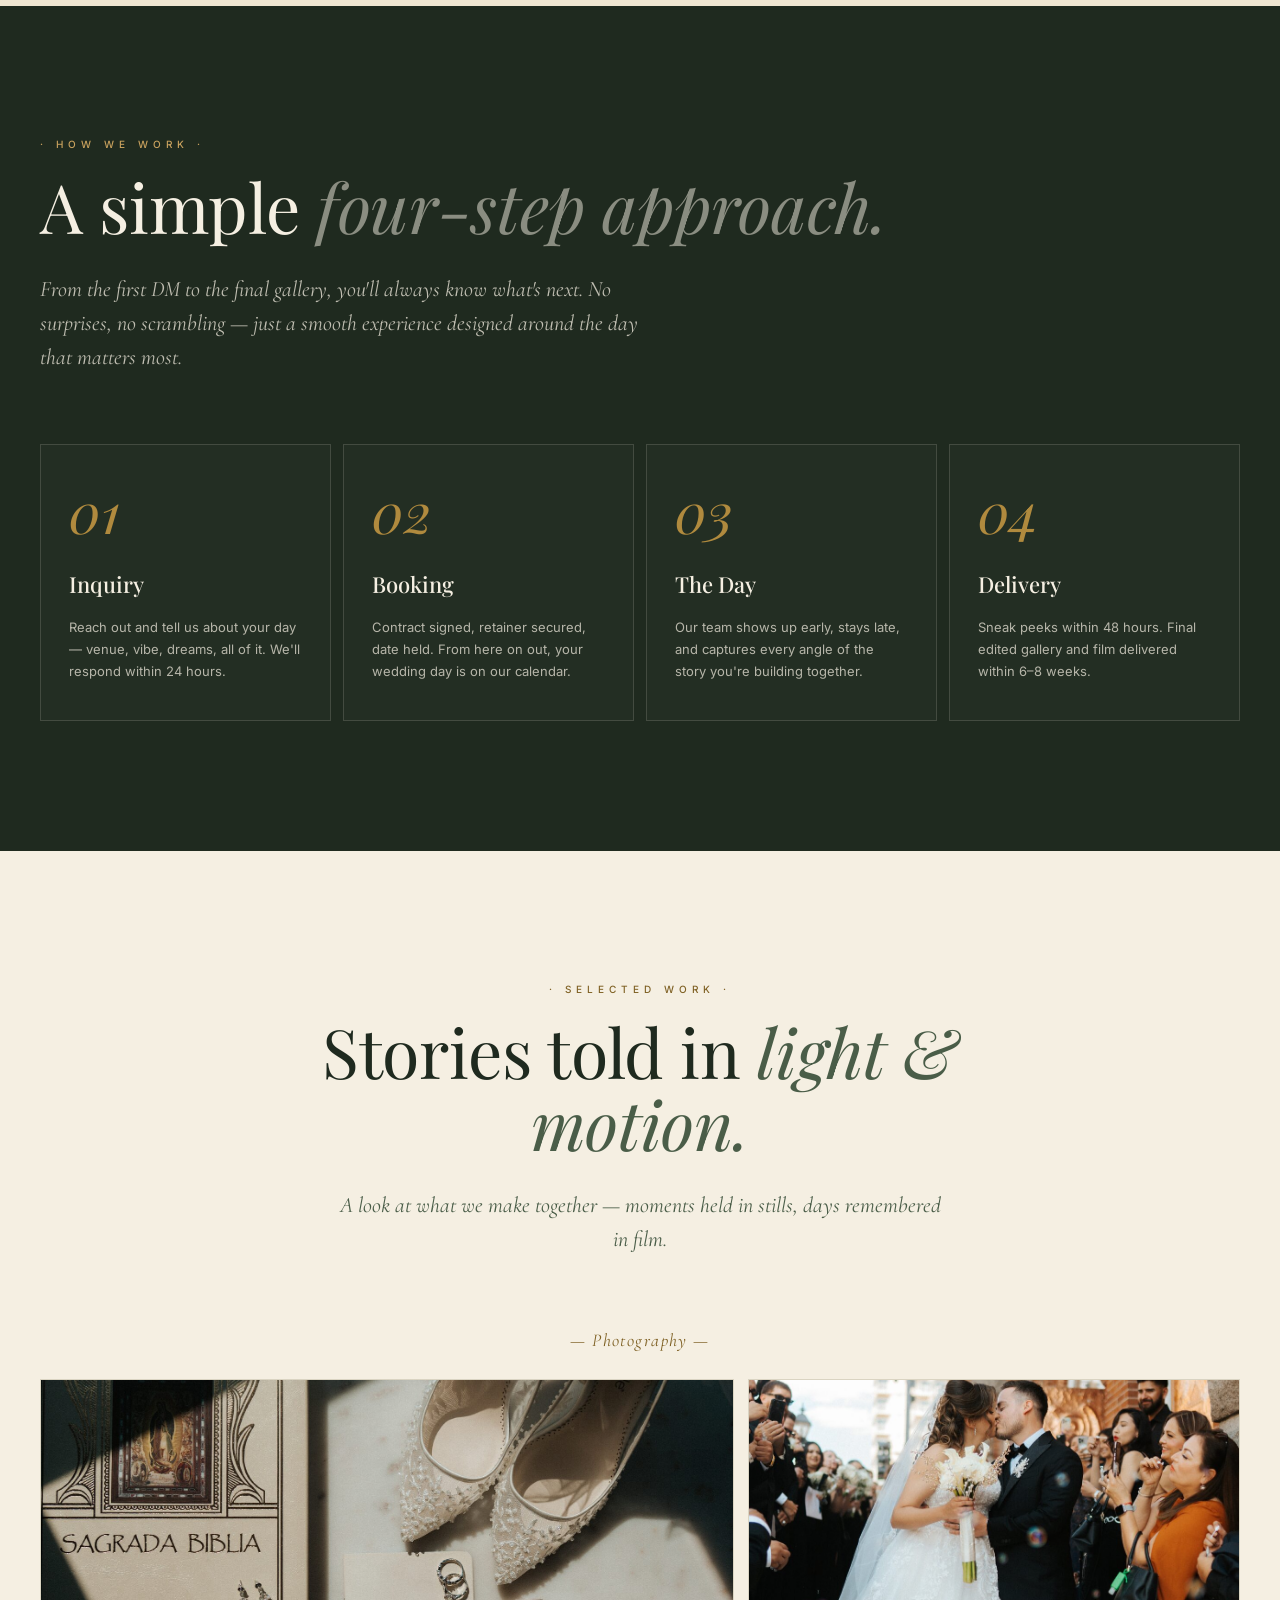
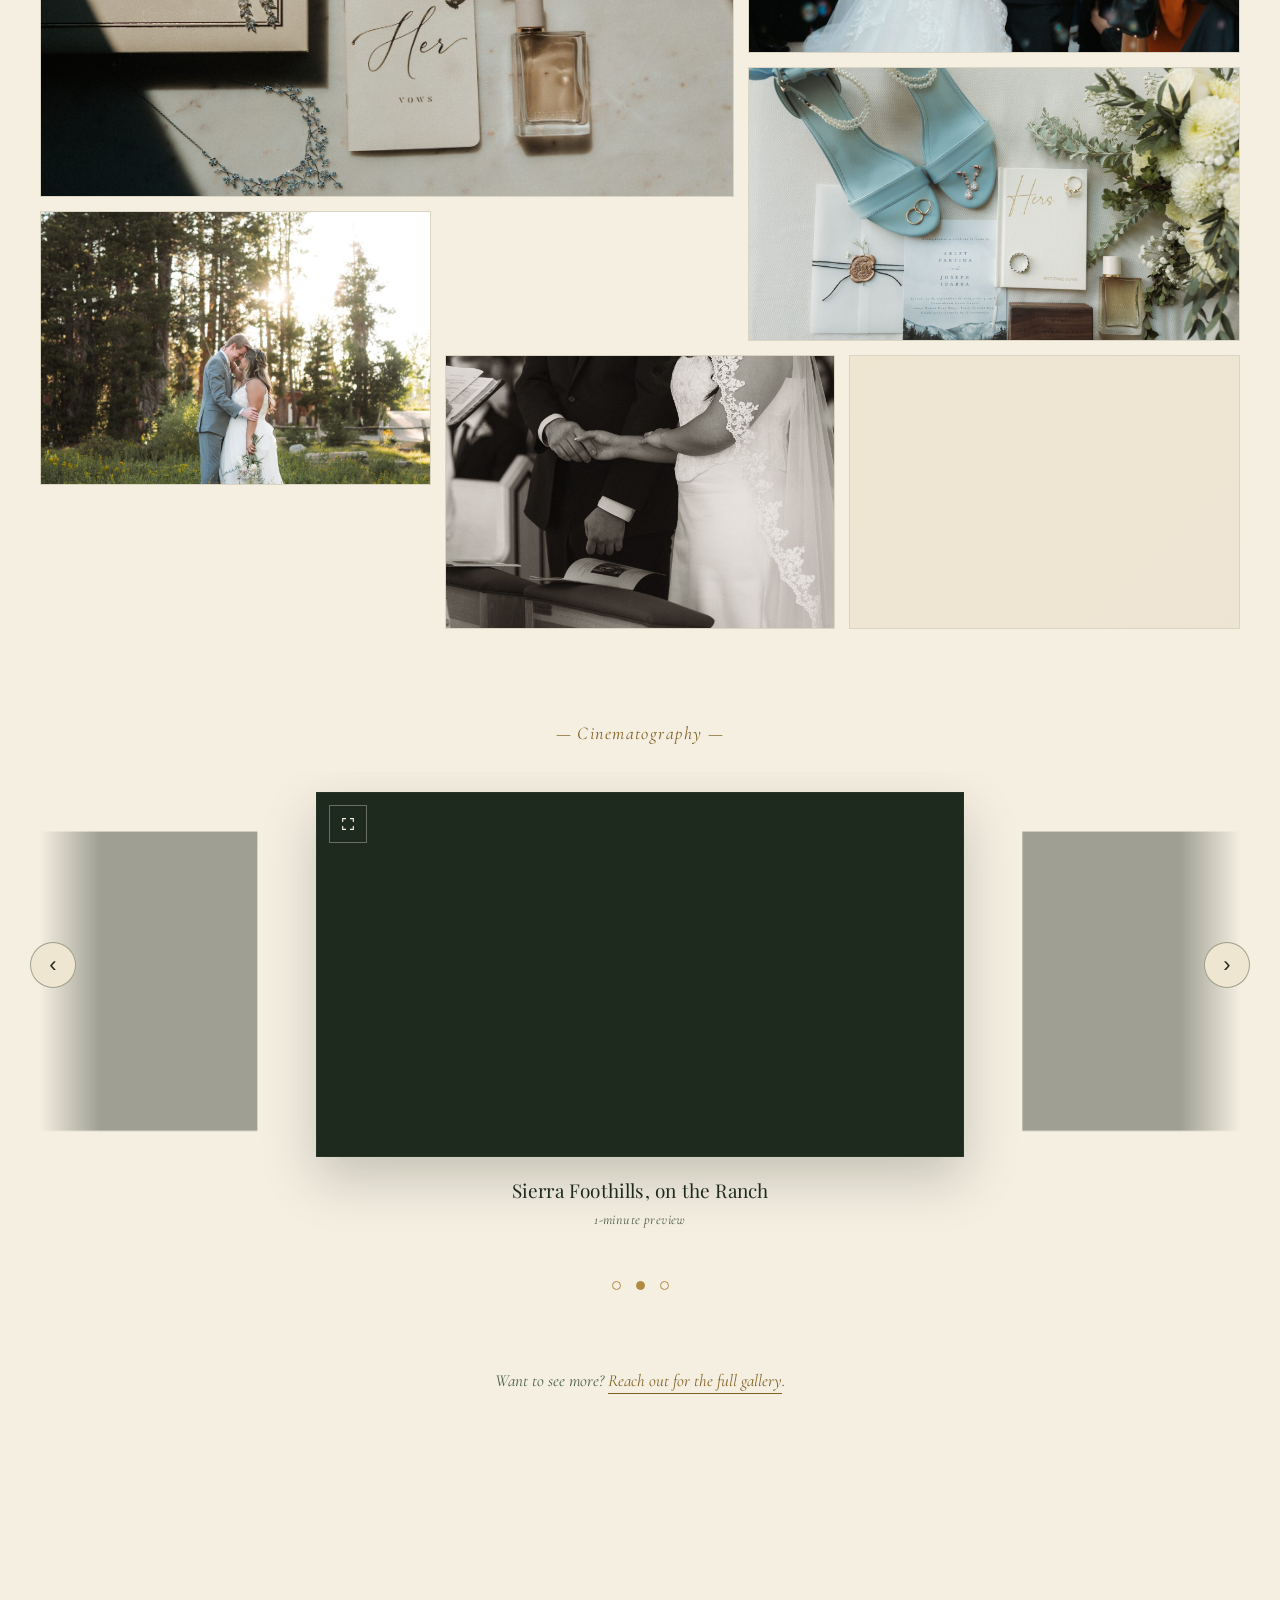
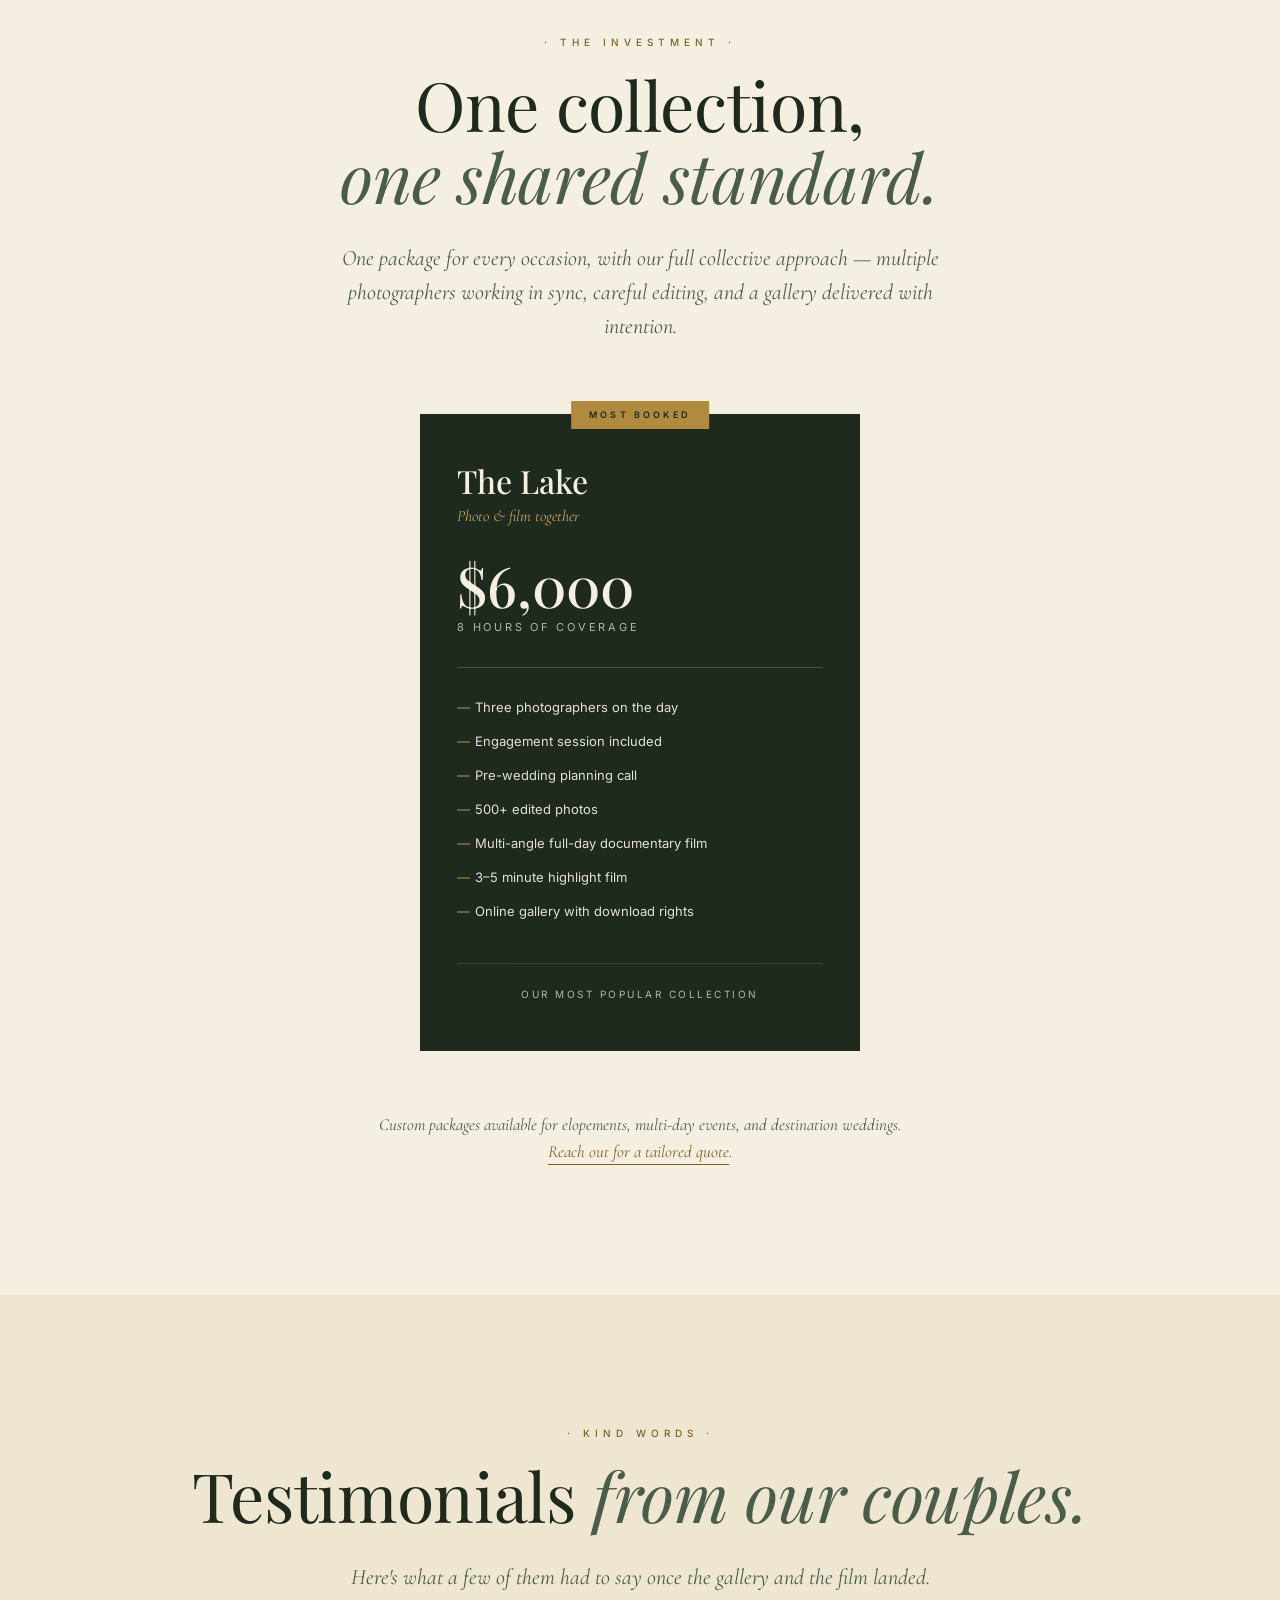
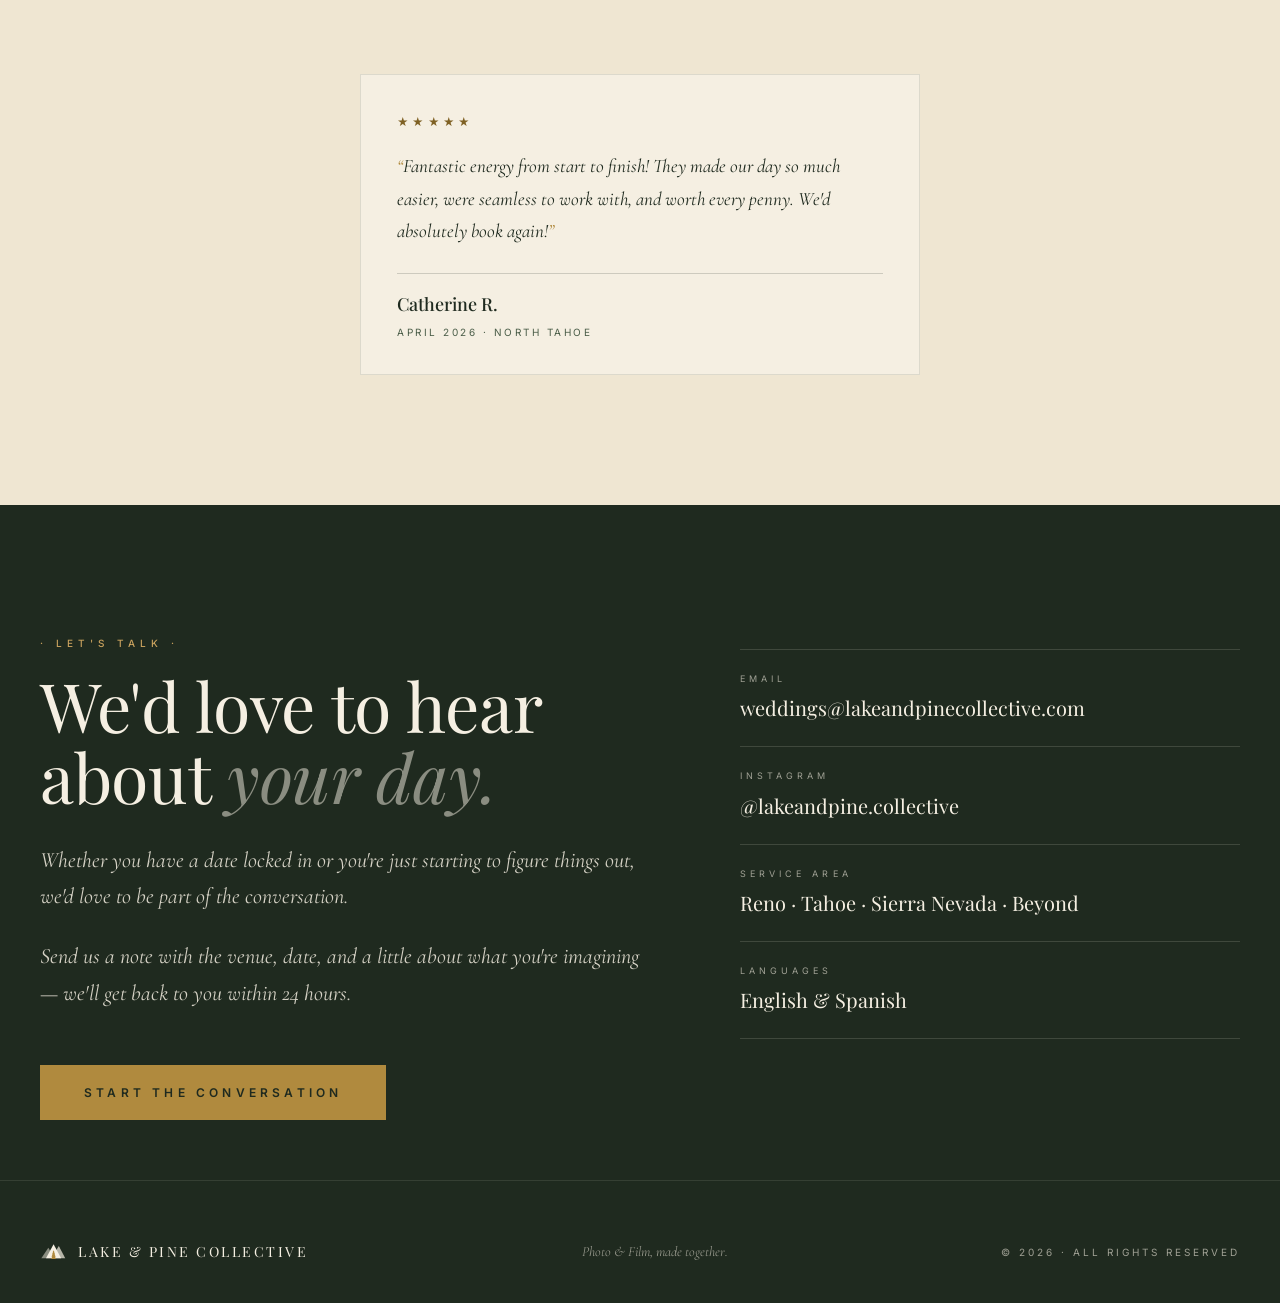
<file: web/public/index.html>
<!DOCTYPE html>
<html lang="en">
<head>
<meta charset="UTF-8">
<meta name="viewport" content="width=device-width, initial-scale=1.0">
<meta name="description" content="Lake & Pine Collective — A wedding photo and film collective based in the Reno-Tahoe area. Three full-time photographers covering weddings across Reno, Tahoe, and beyond.">
<title>Lake &amp; Pine Collective · Wedding Photo &amp; Film · Reno · Tahoe</title>

<link rel="icon" href="favicon.ico" sizes="any">
<link rel="apple-touch-icon" href="apple-touch-icon.png">

<meta property="og:type" content="website">
<meta property="og:url" content="https://lakeandpinecollective.com/">
<meta property="og:title" content="Lake & Pine Collective · Wedding Photo & Film · Reno · Tahoe">
<meta property="og:description" content="A wedding photo and film collective based in the Reno-Tahoe area. Three full-time photographers covering weddings across Reno, Tahoe, and beyond.">
<meta property="og:image" content="https://lakeandpinecollective.com/og-image.png">
<meta name="twitter:card" content="summary_large_image">
<meta name="twitter:title" content="Lake & Pine Collective · Wedding Photo & Film · Reno · Tahoe">
<meta name="twitter:description" content="A wedding photo and film collective based in the Reno-Tahoe area.">
<meta name="twitter:image" content="https://lakeandpinecollective.com/og-image.png">
<link rel="canonical" href="https://lakeandpinecollective.com/">

<script type="application/ld+json">
{
  "@context": "https://schema.org",
  "@type": "LocalBusiness",
  "additionalType": "https://en.wikipedia.org/wiki/Wedding_photography",
  "name": "Lake & Pine Collective",
  "description": "A wedding photo and film collective based in the Reno-Tahoe area. Three full-time photographers covering weddings across Reno, Tahoe, and beyond.",
  "url": "https://lakeandpinecollective.com/",
  "image": "https://lakeandpinecollective.com/og-image.png",
  "logo": "https://lakeandpinecollective.com/og-image.png",
  "email": "weddings@lakeandpinecollective.com",
  "priceRange": "$$$",
  "knowsLanguage": ["en", "es"],
  "sameAs": ["https://instagram.com/lakeandpine.collective"],
  "areaServed": [
    { "@type": "City", "name": "Reno, Nevada" },
    { "@type": "City", "name": "Sparks, Nevada" },
    { "@type": "City", "name": "Carson City, Nevada" },
    { "@type": "City", "name": "Gardnerville, Nevada" },
    { "@type": "Place", "name": "Lake Tahoe" },
    { "@type": "AdministrativeArea", "name": "Washoe County, Nevada" },
    { "@type": "Place", "name": "Northern Nevada" }
  ],
  "makesOffer": [
    {
      "@type": "Offer",
      "itemOffered": {
        "@type": "Service",
        "name": "Wedding photography",
        "serviceType": "Wedding photography"
      }
    },
    {
      "@type": "Offer",
      "itemOffered": {
        "@type": "Service",
        "name": "Wedding videography",
        "serviceType": "Wedding videography"
      }
    },
    {
      "@type": "Offer",
      "itemOffered": {
        "@type": "Service",
        "name": "Photography",
        "serviceType": "Photography"
      }
    },
    {
      "@type": "Offer",
      "itemOffered": {
        "@type": "Service",
        "name": "Videography",
        "serviceType": "Videography"
      }
    }
  ]
}
</script>

<link rel="preconnect" href="https://fonts.googleapis.com">
<link rel="preconnect" href="https://fonts.gstatic.com" crossorigin>
<link href="https://fonts.googleapis.com/css2?family=Playfair+Display:ital,wght@0,400;0,500;0,600;0,700;1,400;1,500&family=Cormorant+Garamond:ital,wght@0,300;0,400;0,500;1,300;1,400&family=Inter:wght@300;400;500;600&display=swap" rel="stylesheet">
<link rel="stylesheet" href="styles.css">
</head>
<body>

<!-- ============================ NAVIGATION ============================ -->
<nav id="nav">
  <div class="nav-inner">
    <a href="#top" class="nav-brand">
      <svg viewBox="0 0 220 180" xmlns="http://www.w3.org/2000/svg" aria-hidden="true">
        <path d="M 10 140 L 70 50 L 125 140 Z" fill="#2D3B2D" opacity="0.4"/>
        <path d="M 95 140 L 160 35 L 215 140 Z" fill="#2D3B2D" opacity="0.6"/>
        <path d="M 50 140 L 115 20 L 180 140 Z" fill="#2D3B2D"/>
        <g transform="translate(115, 140)">
          <rect x="-2.5" y="-10" width="5" height="14" fill="#B08A3E"/>
          <path d="M 0 -70 L -8 -52 L -5 -52 L -13 -34 L -9 -34 L -18 -14 L -12 -14 L -21 6 L 21 6 L 12 -14 L 18 -14 L 9 -34 L 13 -34 L 5 -52 L 8 -52 Z" fill="#B08A3E"/>
        </g>
      </svg>
      LAKE &amp; PINE
    </a>
    <div class="nav-menu" id="nav-menu">
      <ul class="nav-links">
        <li><a href="#about">About</a></li>
        <li><a href="#team">Team</a></li>
        <li><a href="#process">Approach</a></li>
        <li><a href="#portfolio">Work</a></li>
        <li><a href="#investment">Investment</a></li>
      </ul>
      <a href="#contact" class="nav-cta">Inquire</a>
    </div>
    <button class="nav-toggle" aria-label="Toggle menu" aria-expanded="false" aria-controls="nav-menu">
      <span></span><span></span><span></span>
    </button>
  </div>
</nav>

<!-- ============================ HERO ============================ -->
<section class="hero" id="top">
  <div class="hero-grid">
    <div class="hero-content">
      <svg class="hero-mark" viewBox="0 0 220 180" xmlns="http://www.w3.org/2000/svg" aria-hidden="true">
        <path d="M 10 140 L 70 50 L 125 140 Z" fill="#F5EFE2" opacity="0.5"/>
        <path d="M 95 140 L 160 35 L 215 140 Z" fill="#F5EFE2" opacity="0.7"/>
        <path d="M 50 140 L 115 20 L 180 140 Z" fill="#F5EFE2"/>
        <line x1="10" y1="140" x2="215" y2="140" stroke="#F5EFE2" stroke-width="0.6" opacity="0.6"/>
        <g transform="translate(115, 140)">
          <rect x="-2.5" y="-10" width="5" height="14" fill="#B08A3E"/>
          <path d="M 0 -70 L -8 -52 L -5 -52 L -13 -34 L -9 -34 L -18 -14 L -12 -14 L -21 6 L 21 6 L 12 -14 L 18 -14 L 9 -34 L 13 -34 L 5 -52 L 8 -52 Z" fill="#B08A3E"/>
        </g>
      </svg>
      <div class="hero-eyebrow">A Photo &amp; Film Collective · Est. 2026</div>
      <h1 class="hero-title">LAKE <span class="amp">&amp;</span> PINE<span class="visually-hidden"> — Wedding Photographers in Reno &amp; Lake Tahoe</span></h1>
      <div class="hero-sub">— The Collective —</div>
      <p class="hero-tag">
        Three full-time photographers covering weddings across<br>
        the Reno-Tahoe area and beyond. Photo &amp; film, made together.
      </p>
      <div class="hero-meta">
        <span>Photography</span>
        <span class="dot">·</span>
        <span>Cinematography</span>
        <span class="dot">·</span>
        <span>Storytelling</span>
      </div>
    </div>
  </div>
</section>

<!-- ============================ ABOUT ============================ -->
<section class="about" id="about">
  <div class="container">
    <div class="about-grid">
      <div class="about-promise reveal">
        <div class="eyebrow" style="margin-bottom: 18px;">Our Promise</div>
        <h3>Your wedding deserves more than a vendor checking boxes.</h3>
        <p>It deserves a team that shows up early, stays late, and treats your day like the only one that matters — because for us, it is.</p>
        <p>Photo and film made together, made to match. One team, one vision, one story told from every angle.</p>
        <div class="about-stats">
          <div>
            <div class="stat-num">3</div>
            <div class="stat-label">Photographers</div>
          </div>
          <div>
            <div class="stat-num">2</div>
            <div class="stat-label">Languages</div>
          </div>
        </div>
      </div>

      <div class="about-narrative reveal">
        <div class="section-eyebrow">· Who We Are ·</div>
        <h2 class="section-title">A collective <span class="italic">rooted in the Sierra.</span></h2>
        <p>Lake &amp; Pine is a wedding photography and videography collective based in the Reno-Tahoe area. We're three full-time photographers — <strong>Chava, Isma, and Juan</strong> — who came together to deliver high-quality, premium services for couples on their big day.</p>
        <p>All three of us are seasoned wedding shooters with years of experience across Reno, Tahoe, and beyond. Chava is fully comfortable leading both photo and video at the same level. Isma brings a sharp photographer's eye to every gallery. Juan focuses on cinematic film work that holds up years later.</p>
        <p>Together, that means your day is covered from every angle by one team that actually trusts each other.</p>
      </div>
    </div>
  </div>
</section>

<!-- ============================ TEAM ============================ -->
<section class="team" id="team">
  <div class="container">
    <div class="team-header reveal">
      <div class="section-eyebrow">· Meet the Collective ·</div>
      <h2 class="section-title">Three photographers. <span class="italic">One vision.</span></h2>
      <p class="section-intro">
        Not a solo shooter with assistants. Not a studio with a rotating cast. Three experienced photographers who chose to work together because the best images come from a team that trusts each other in the moment.
      </p>
    </div>

    <div class="team-grid">

      <!-- CHAVA -->
      <article class="team-card reveal">
        <div class="team-portrait-wrap">
          <img src="optimized-assets/team-chava.jpg" alt="Salvador 'Chava' Marquez" loading="lazy" decoding="async">
        </div>
        <h3 class="team-name">Salvador <span class="nick">"Chava"</span> Marquez</h3>
        <div class="team-role">Photographer / Videographer &amp; Co-Founder</div>
        <p class="team-bio">
          Hey, I'm Chava. I've been shooting weddings for 10+ years, and I'm fully comfortable behind both a photo and a video camera — whatever the day calls for, I can lead either side seamlessly. I move fast, stay calm under pressure, and have a sharp eye for the moments most people miss. Bilingual in English and Spanish.
        </p>
        <div class="team-meta">
          <span><strong>10+</strong> Years Experience</span>
          <span>Reno · Tahoe</span>
        </div>
      </article>

      <!-- ISMA -->
      <article class="team-card reveal">
        <div class="team-portrait-wrap">
          <img src="optimized-assets/team-isma.jpg" alt="Christian 'Isma' Sanchez" loading="lazy" decoding="async">
        </div>
        <h3 class="team-name">Christian <span class="nick">"Isma"</span> Sanchez</h3>
        <div class="team-role">Photographer / Videographer &amp; Co-Founder</div>
        <p class="team-bio">
          Hey, I'm Isma. I'm the photographer of the group — 8+ years behind a camera with an eye for the kind of frames you'll come back to years later. I shoot with a feel for light, composition, and the in-between moments that make a gallery feel honest instead of staged. Bilingual in English and Spanish.
        </p>
        <div class="team-meta">
          <span><strong>8+</strong> Years Experience</span>
          <span>Reno · Tahoe</span>
        </div>
      </article>

      <!-- JUAN -->
      <article class="team-card reveal">
        <div class="team-portrait-wrap">
          <img src="optimized-assets/team-juan.jpg" alt="Juan Cruz" loading="lazy" decoding="async">
        </div>
        <h3 class="team-name">Juan <span class="nick">"<span class="nick-j">J</span>cruzz"</span> Cruz</h3>
        <div class="team-role">Photographer / Videographer &amp; Co-Founder</div>
        <p class="team-bio">
          Hey, I'm Juan. I'm the cinematographer of the group — 5+ years shooting weddings, with a focus on a clean, cinematic look that holds up years later. Bilingual in English and Spanish, Reno-raised. Lake &amp; Pine started because the best wedding stories are told from every angle, by people who actually shoot together.
        </p>
        <div class="team-meta">
          <span><strong>5+</strong> Years Experience</span>
          <span>Reno-Raised</span>
        </div>
      </article>

    </div>
  </div>
</section>

<!-- ============================ PROCESS ============================ -->
<section class="process" id="process">
  <div class="container">
    <div class="reveal">
      <div class="section-eyebrow">· How We Work ·</div>
      <h2 class="section-title">A simple <span class="italic">four-step approach.</span></h2>
      <p class="section-intro">
        From the first DM to the final gallery, you'll always know what's next. No surprises, no scrambling — just a smooth experience designed around the day that matters most.
      </p>
    </div>

    <div class="process-steps">
      <div class="process-step reveal">
        <span class="num">01</span>
        <h4>Inquiry</h4>
        <p>Reach out and tell us about your day — venue, vibe, dreams, all of it. We'll respond within 24 hours.</p>
      </div>
      <div class="process-step reveal">
        <span class="num">02</span>
        <h4>Booking</h4>
        <p>Contract signed, retainer secured, date held. From here on out, your wedding day is on our calendar.</p>
      </div>
      <div class="process-step reveal">
        <span class="num">03</span>
        <h4>The Day</h4>
        <p>Our team shows up early, stays late, and captures every angle of the story you're building together.</p>
      </div>
      <div class="process-step reveal">
        <span class="num">04</span>
        <h4>Delivery</h4>
        <p>Sneak peeks within 48 hours. Final edited gallery and film delivered within 6–8 weeks.</p>
      </div>
    </div>
  </div>
</section>

<!-- ============================ PORTFOLIO ============================ -->
<section class="portfolio" id="portfolio">
  <div class="container">
    <div class="reveal" style="text-align: center; max-width: 720px; margin: 0 auto 60px;">
      <div class="section-eyebrow" style="text-align: center;">· Selected Work ·</div>
      <h2 class="section-title">Stories told in <span class="italic">light &amp; motion.</span></h2>
      <p class="section-intro" style="margin-left: auto; margin-right: auto; text-align: center;">
        A look at what we make together — moments held in stills, days remembered in film.
      </p>
    </div>

    <!-- PHOTO GRID -->
    <div class="portfolio-photos reveal">
      <div class="portfolio-tag">— Photography —</div>
      <div class="photo-grid">
        <div class="photo-tile photo-1"><img src="optimized-assets/IMG_0852.JPG" alt="Wedding morning details in window light — a Sagrada Biblia, lace heels, vow book, rings and perfume" decoding="async"></div>
        <div class="photo-tile photo-2"><img src="optimized-assets/IMG_0853.JPG" alt="Newlyweds kiss on the church steps as guests blow bubbles after the ceremony" decoding="async"></div>
        <div class="photo-tile photo-3"><img src="optimized-assets/_-14.jpg" alt="Bridal flat lay with something-blue heels, rings, a garden bouquet and the invitation suite for a Reno, Nevada wedding" decoding="async"></div>
        <div class="photo-tile photo-4"><img src="optimized-assets/_-694.jpg" alt="Bride and groom forehead to forehead in a wildflower meadow, backlit by sunset through tall Sierra pines" decoding="async"></div>
        <div class="photo-tile photo-5"><img src="optimized-assets/_-322.jpg" alt="Black and white photograph of a couple holding hands during their church wedding ceremony" decoding="async"></div>
        <div class="photo-tile photo-6"><img src="optimized-assets/_-48.jpg" alt="Bride and groom on a stone terrace overlooking the forested Sierra Nevada mountains" decoding="async"></div>
      </div>
    </div>

    <!-- FILM CAROUSEL -->
    <div class="portfolio-films reveal">
      <div class="portfolio-tag">— Cinematography —</div>
      <div class="film-carousel">
        <button class="film-arrow film-arrow-prev" type="button" aria-label="Previous film">‹</button>
        <div class="film-track" id="filmTrack" tabindex="0">
          <div class="film-slide">
            <div class="film-thumb">
              <iframe src="https://player.vimeo.com/video/1186554408?api=1&amp;title=0&amp;byline=0&amp;portrait=0&amp;player_id=film-0" title="Tahoe, in the Trees" allow="autoplay; fullscreen; picture-in-picture; clipboard-write; encrypted-media" allowfullscreen></iframe>
              <button class="film-expand" type="button" aria-label="Watch Tahoe, in the Trees larger">
                <svg viewBox="0 0 24 24" aria-hidden="true"><path d="M4 9V4h5M20 9V4h-5M4 15v5h5M20 15v5h-5"/></svg>
              </button>
              <div class="film-swipe" aria-hidden="true"></div>
            </div>
            <div class="film-meta">
              <span class="film-name">Tahoe, in the Trees</span>
              <span class="film-detail">6-minute highlight</span>
            </div>
          </div>
          <div class="film-slide" data-featured>
            <div class="film-thumb">
              <iframe src="https://player.vimeo.com/video/1219101150?api=1&amp;title=0&amp;byline=0&amp;portrait=0&amp;player_id=film-2" title="Sierra Foothills, on the Ranch" allow="autoplay; fullscreen; picture-in-picture; clipboard-write; encrypted-media" allowfullscreen></iframe>
              <button class="film-expand" type="button" aria-label="Watch Sierra Foothills, on the Ranch larger">
                <svg viewBox="0 0 24 24" aria-hidden="true"><path d="M4 9V4h5M20 9V4h-5M4 15v5h5M20 15v5h-5"/></svg>
              </button>
              <div class="film-swipe" aria-hidden="true"></div>
            </div>
            <div class="film-meta">
              <span class="film-name">Sierra Foothills, on the Ranch</span>
              <span class="film-detail">1-minute preview</span>
            </div>
          </div>
          <div class="film-slide">
            <div class="film-thumb">
              <iframe src="https://player.vimeo.com/video/1148430616?api=1&amp;title=0&amp;byline=0&amp;portrait=0&amp;player_id=film-1" title="Tahoe, by the Water" allow="autoplay; fullscreen; picture-in-picture; clipboard-write; encrypted-media" allowfullscreen></iframe>
              <button class="film-expand" type="button" aria-label="Watch Tahoe, by the Water larger">
                <svg viewBox="0 0 24 24" aria-hidden="true"><path d="M4 9V4h5M20 9V4h-5M4 15v5h5M20 15v5h-5"/></svg>
              </button>
              <div class="film-swipe" aria-hidden="true"></div>
            </div>
            <div class="film-meta">
              <span class="film-name">Tahoe, by the Water</span>
              <span class="film-detail">4-minute highlight</span>
            </div>
          </div>
        </div>
        <button class="film-arrow film-arrow-next" type="button" aria-label="Next film">›</button>
      </div>
      <div class="film-dots" id="filmDots">
        <button class="film-dot" type="button" aria-label="Show Tahoe, in the Trees"></button>
        <button class="film-dot" type="button" aria-label="Show Sierra Foothills, on the Ranch"></button>
        <button class="film-dot" type="button" aria-label="Show Tahoe, by the Water"></button>
      </div>
    </div>

    <div class="reveal">
      <p class="pricing-note" style="margin-top: 70px;">
        Want to see more? <a href="#contact">Reach out for the full gallery</a>.
      </p>
    </div>
  </div>
</section>

<!-- ============================ INVESTMENT ============================ -->
<section class="investment" id="investment">
  <div class="container">
    <div class="reveal" style="text-align: center; max-width: 720px; margin: 0 auto 40px;">
      <div class="section-eyebrow" style="text-align: center;">· The Investment ·</div>
      <h2 class="section-title">One collection, <br><span class="italic">one shared standard.</span></h2>
      <p class="section-intro" style="margin-left: auto; margin-right: auto; text-align: center;">
        One package for every occasion, with our full collective approach — multiple photographers working in sync, careful editing, and a gallery delivered with intention.
      </p>
    </div>

    <div class="packages">

      <div class="package featured reveal">
        <div class="pkg-badge">Most Booked</div>
        <div class="pkg-name">The Lake</div>
        <div class="pkg-tag">Photo &amp; film together</div>
        <div class="pkg-price">$6,000</div>
        <div class="pkg-hours">8 hours of coverage</div>
        <div class="divider-h"></div>
        <ul class="pkg-list">
          <li>Three photographers on the day</li>
          <li>Engagement session included</li>
          <li>Pre-wedding planning call</li>
          <li>500+ edited photos</li>
          <li>Multi-angle full-day documentary film</li>
          <li>3–5 minute highlight film</li>
          <li>Online gallery with download rights</li>
        </ul>
        <div class="pkg-bottom">Our most popular collection</div>
      </div>

    </div>

    <div class="reveal">
      <p class="pricing-note">
        Custom packages available for elopements, multi-day events, and destination weddings.<br>
        <a href="#contact">Reach out for a tailored quote</a>.
      </p>
    </div>
  </div>
</section>

<!-- ============================ TESTIMONIALS ============================ -->
<!-- Real reviews only. To add one, copy the .testimonial figure below; the grid
     returns to three-up on its own once there is more than a single card. -->
<section class="testimonials" id="testimonials">
  <div class="container">
    <div class="testimonials-header reveal">
      <div class="section-eyebrow">· Kind Words ·</div>
      <h2 class="section-title">Testimonials <span class="italic">from our couples.</span></h2>
      <p class="section-intro">
          Here's what a few of them had to say once the gallery and the film landed.
      </p>
    </div>

    <div class="testimonial-grid">

      <figure class="testimonial reveal">
        <div class="testimonial-stars" role="img" aria-label="Five out of five stars">★★★★★</div>
        <blockquote class="testimonial-quote">Fantastic energy from start to finish! They made our day so much easier, were seamless to work with, and worth every penny. We'd absolutely book again!</blockquote>
        <figcaption class="testimonial-attr">
          <span class="testimonial-name">Catherine R.</span>
          <span class="testimonial-detail">April 2026 · North Tahoe</span>
        </figcaption>
      </figure>

    </div>
  </div>
</section>

<!-- ============================ CONTACT ============================ -->
<section class="contact" id="contact">
  <div class="container">
    <div class="contact-grid">
      <div class="contact-pitch reveal">
        <div class="section-eyebrow">· Let's Talk ·</div>
        <h2 class="section-title">We'd love to hear about <span class="italic">your day.</span></h2>
        <p>Whether you have a date locked in or you're just starting to figure things out, we'd love to be part of the conversation.</p>
        <p>Send us a note with the venue, date, and a little about what you're imagining — we'll get back to you within 24 hours.</p>
        <a href="mailto:weddings@lakeandpinecollective.com" class="contact-cta">Start the Conversation</a>
      </div>

      <div class="contact-info reveal">
        <a href="mailto:weddings@lakeandpinecollective.com" class="contact-row">
          <span class="contact-label">Email</span>
          <span class="contact-value">weddings@lakeandpinecollective.com</span>
        </a>
        <a href="https://instagram.com/lakeandpine.collective" target="_blank" rel="noopener" class="contact-row">
          <span class="contact-label">Instagram</span>
          <span class="contact-value">@lakeandpine.collective</span>
        </a>
        <div class="contact-row">
          <span class="contact-label">Service Area</span>
          <span class="contact-value">Reno · Tahoe · Sierra Nevada · Beyond</span>
        </div>
        <div class="contact-row">
          <span class="contact-label">Languages</span>
          <span class="contact-value">English &amp; Spanish</span>
        </div>
      </div>
    </div>
  </div>
</section>

<!-- ============================ FOOTER ============================ -->
<footer>
  <div class="footer-inner">
    <div class="footer-brand">
      <svg viewBox="0 0 220 180" xmlns="http://www.w3.org/2000/svg" aria-hidden="true">
        <path d="M 10 140 L 70 50 L 125 140 Z" fill="#F5EFE2" opacity="0.5"/>
        <path d="M 95 140 L 160 35 L 215 140 Z" fill="#F5EFE2" opacity="0.7"/>
        <path d="M 50 140 L 115 20 L 180 140 Z" fill="#F5EFE2"/>
        <g transform="translate(115, 140)">
          <rect x="-2.5" y="-10" width="5" height="14" fill="#B08A3E"/>
          <path d="M 0 -70 L -8 -52 L -5 -52 L -13 -34 L -9 -34 L -18 -14 L -12 -14 L -21 6 L 21 6 L 12 -14 L 18 -14 L 9 -34 L 13 -34 L 5 -52 L 8 -52 Z" fill="#B08A3E"/>
        </g>
      </svg>
      LAKE &amp; PINE COLLECTIVE
    </div>
    <div class="footer-tag">Photo &amp; Film, made together.</div>
    <div class="footer-meta">© 2026 · All Rights Reserved</div>
  </div>
</footer>

<!-- ============================ FILM LIGHTBOX ============================ -->
<div class="film-lightbox" id="filmLightbox" role="dialog" aria-modal="true" aria-labelledby="lightboxTitle" hidden>
  <button class="lightbox-close" id="lightboxClose" type="button" aria-label="Close film">&times;</button>
  <div class="lightbox-shell" id="lightboxShell"></div>
  <div class="lightbox-bar">
    <div class="lightbox-caption">
      <span class="lightbox-title" id="lightboxTitle"></span>
      <span class="lightbox-detail" id="lightboxDetail"></span>
    </div>
    <button class="lightbox-fs" id="lightboxFs" type="button">
      <svg viewBox="0 0 24 24" aria-hidden="true"><path d="M4 9V4h5M20 9V4h-5M4 15v5h5M20 15v5h-5"/></svg>
      <span class="fs-label">Fullscreen</span>
    </button>
  </div>
</div>

<script>
  // Nav scroll effect
  const nav = document.getElementById('nav');
  window.addEventListener('scroll', () => {
    nav.classList.toggle('scrolled', window.scrollY > 60);
  });

  // Mobile hamburger toggle
  const navToggle = document.querySelector('.nav-toggle');
  navToggle.addEventListener('click', () => {
    const isOpen = nav.classList.toggle('open');
    navToggle.setAttribute('aria-expanded', isOpen);
  });
  document.querySelectorAll('.nav-menu a').forEach(link => {
    link.addEventListener('click', () => {
      nav.classList.remove('open');
      navToggle.setAttribute('aria-expanded', 'false');
    });
  });

  // Reveal-on-scroll
  const observer = new IntersectionObserver((entries) => {
    entries.forEach(entry => {
      if (entry.isIntersecting) {
        entry.target.classList.add('visible');
        observer.unobserve(entry.target);
      }
    });
  }, { threshold: 0.12, rootMargin: '0px 0px -80px 0px' });

  document.querySelectorAll('.reveal').forEach(el => observer.observe(el));

  // Film carousel — infinite center mode. Each slide is placed by its offset from the
  // active one, so the focused film is always dead centre and the ends wrap around.
  (function () {
    const track = document.getElementById('filmTrack');
    if (!track) return;
    const slides = Array.from(track.querySelectorAll('.film-slide'));
    const dots = Array.from(document.querySelectorAll('.film-dot'));
    const count = slides.length;
    // The slide marked data-featured is the one in focus on load; otherwise start in the middle
    const featured = slides.findIndex(slide => slide.hasAttribute('data-featured'));
    let activeIndex = featured === -1 ? Math.floor(count / 2) : featured;
    let placed = slides.map(() => 0);

    function postTo(iframe, method, value) {
      if (!iframe || !iframe.contentWindow) return;
      const msg = { method: method };
      if (value !== undefined) msg.value = value;
      iframe.contentWindow.postMessage(JSON.stringify(msg), 'https://player.vimeo.com');
    }

    function post(slide, method, value) {
      postTo(slide && slide.querySelector('iframe'), method, value);
    }

    function unmute(iframe) { postTo(iframe, 'setMuted', false); }

    function pauseSlide(slide) {
      post(slide, 'pause');
      if (slide) playing.set(slide, false);
    }

    // The capture layer sits over the player, so a tap has to be relayed. Vimeo has no
    // toggle method, so track state here — and subscribe to the player's own events so
    // the flag stays honest when someone uses the control bar we left exposed.
    const playing = new Map();
    // A play sent over postMessage carries no user activation into the player's origin,
    // so the autoplay policy treats it as programmatic and Vimeo falls back to muted
    // playback rather than not playing at all. Unmuting alongside the play is what
    // restores sound. setMuted rather than setVolume: volume is system-owned on phones,
    // where Vimeo documents the call as silently ignored. Only the first start of a given
    // slide unmutes, so someone who deliberately mutes with Vimeo's own control isn't
    // overridden on the next tap.
    const unmuted = new WeakSet();

    function togglePlay(slide) {
      const on = playing.get(slide) === true;
      post(slide, on ? 'pause' : 'play');
      if (!on && slide && !unmuted.has(slide)) {
        unmute(slide.querySelector('iframe'));
        unmuted.add(slide);
      }
      playing.set(slide, !on);
    }

    slides.forEach((slide) => {
      const frame = slide.querySelector('iframe');
      if (!frame) return;
      frame.addEventListener('load', () => {
        post(slide, 'addEventListener', 'play');
        post(slide, 'addEventListener', 'pause');
      });
    });

    window.addEventListener('message', (e) => {
      if (e.origin !== 'https://player.vimeo.com') return;
      let data;
      try { data = JSON.parse(e.data); } catch (_) { return; }
      if (data.event !== 'play' && data.event !== 'pause') return;
      const lbFrame = shell.querySelector('iframe');
      if (lbFrame && lbFrame.contentWindow === e.source) {
        if (data.event === 'play' && lbNeedsUnmute) { unmute(lbFrame); lbNeedsUnmute = false; }
        return;
      }
      const slide = slides.find((s) => {
        const f = s.querySelector('iframe');
        return f && f.contentWindow === e.source;
      });
      if (slide) playing.set(slide, data.event === 'play');
    });

    // Signed distance from the active slide, taking the short way round the loop
    function offsetOf(i) {
      let d = ((i - activeIndex) % count + count) % count;
      if (d > Math.floor(count / 2)) d -= count;
      return d;
    }

    function render() {
      slides.forEach((slide, i) => {
        const d = offsetOf(i);
        const wraps = Math.abs(d - placed[i]) > 1;
        if (wraps) slide.classList.add('is-teleport');
        slide.style.setProperty('--d', d);
        slide.classList.toggle('is-active', d === 0);
        if (wraps) {
          void slide.offsetWidth; // commit the jump before re-enabling the transition
          slide.classList.remove('is-teleport');
        }
        placed[i] = d;
      });
      dots.forEach((dot, i) => dot.classList.toggle('is-active', i === activeIndex));
    }

    function goTo(index) {
      const next = ((index % count) + count) % count;
      if (next === activeIndex) return;
      pauseSlide(slides[activeIndex]);
      activeIndex = next;
      render();
    }

    document.querySelector('.film-arrow-prev').addEventListener('click', () => goTo(activeIndex - 1));
    document.querySelector('.film-arrow-next').addEventListener('click', () => goTo(activeIndex + 1));
    dots.forEach((dot, i) => dot.addEventListener('click', () => goTo(i)));
    track.addEventListener('keydown', (e) => {
      if (e.key === 'ArrowLeft') goTo(activeIndex - 1);
      if (e.key === 'ArrowRight') goTo(activeIndex + 1);
    });

    // Click a peeking neighbour to pull it into focus. The focused slide keeps its own
    // clicks so Vimeo still handles play/pause — only the expand button is intercepted.
    slides.forEach((slide, i) => {
      slide.addEventListener('click', () => {
        if (offsetOf(i) !== 0) goTo(i);
      });
      const expand = slide.querySelector('.film-expand');
      if (expand) {
        expand.addEventListener('click', (e) => {
          e.stopPropagation();
          openLightbox(slide, expand);
        });
      }
    });

    // Horizontal swipe. Events from the capture layer bubble to the track, so one handler
    // serves both it and the open ground around the peeking neighbours.
    let swipe = null;
    track.addEventListener('pointerdown', (e) => {
      swipe = {
        id: e.pointerId, x: e.clientX, y: e.clientY,
        onLayer: !!(e.target.classList && e.target.classList.contains('film-swipe'))
      };
    });
    track.addEventListener('pointercancel', () => { swipe = null; });
    track.addEventListener('pointerup', (e) => {
      if (!swipe || e.pointerId !== swipe.id) return;
      const dx = e.clientX - swipe.x;
      const dy = e.clientY - swipe.y;
      const onLayer = swipe.onLayer;
      swipe = null;
      // Horizontal intent only — a diagonal flick while scrolling the page past the
      // carousel shouldn't move it.
      if (Math.abs(dx) > 40 && Math.abs(dx) > Math.abs(dy)) {
        goTo(activeIndex + (dx < 0 ? 1 : -1));
      } else if (onLayer && Math.abs(dx) < 10 && Math.abs(dy) < 10) {
        // A tap the layer intercepted would otherwise have reached the player.
        togglePlay(slides[activeIndex]);
      }
    });

    // ---- Lightbox ----------------------------------------------------------
    // At carousel size the player is ~550px wide, and Vimeo folds fullscreen away
    // behind its overflow chevron below roughly 600px. Reopening the film large puts
    // the full control bar back, and the bar below it carries our own fullscreen
    // control so nobody has to go hunting through the player's menu.
    const lightbox = document.getElementById('filmLightbox');
    const shell = document.getElementById('lightboxShell');
    const closeBtn = document.getElementById('lightboxClose');
    const fsBtn = document.getElementById('lightboxFs');
    const fsLabel = fsBtn.querySelector('.fs-label');
    const lbTitle = document.getElementById('lightboxTitle');
    const lbDetail = document.getElementById('lightboxDetail');
    let lastTrigger = null;
    let lbNeedsUnmute = false;

    // iOS Safari has no Fullscreen API for arbitrary elements — the lightbox is
    // already near-fullscreen there, and Vimeo's own button still works inside it.
    const fsEnabled = document.fullscreenEnabled || document.webkitFullscreenEnabled;
    if (!fsEnabled) fsBtn.hidden = true;

    function fullscreenElement() {
      return document.fullscreenElement || document.webkitFullscreenElement || null;
    }

    function openLightbox(slide, trigger) {
      const inline = slide.querySelector('iframe');
      const id = inline && inline.src.match(/video\/(\d+)/);
      if (!id) return;

      pauseSlide(slide);
      const name = slide.querySelector('.film-name').textContent.trim();
      lbTitle.textContent = name;
      lbDetail.textContent = slide.querySelector('.film-detail').textContent.trim();

      const frame = document.createElement('iframe');
      frame.src = 'https://player.vimeo.com/video/' + id[1] +
        '?api=1&autoplay=1&title=0&byline=0&portrait=0&player_id=film-lightbox';
      frame.title = name;
      frame.allow = 'autoplay; fullscreen; picture-in-picture; clipboard-write; encrypted-media';
      frame.allowFullscreen = true;
      // autoplay=1 is only ever granted muted on a phone — the policy withholds sound
      // from a player that has had no gesture of its own. Unmute once the player is up,
      // and again on its first play, since the muted fallback lands after load.
      lbNeedsUnmute = true;
      frame.addEventListener('load', () => {
        postTo(frame, 'addEventListener', 'play');
        unmute(frame);
      });
      shell.appendChild(frame);

      lastTrigger = trigger;
      lightbox.hidden = false;
      void lightbox.offsetWidth; // commit the unhide so the fade actually runs
      lightbox.classList.add('is-open');
      document.body.style.overflow = 'hidden';
      closeBtn.focus();
    }

    function closeLightbox() {
      if (lightbox.hidden) return;
      if (fullscreenElement()) {
        (document.exitFullscreen || document.webkitExitFullscreen).call(document);
      }
      // Tear the player down immediately rather than after the fade, so the audio
      // stops the moment the film is dismissed.
      const frame = shell.querySelector('iframe');
      if (frame) frame.remove();
      lightbox.classList.remove('is-open');
      document.body.style.overflow = '';
      setTimeout(() => { lightbox.hidden = true; }, 280);
      if (lastTrigger) {
        lastTrigger.focus();
        lastTrigger = null;
      }
    }

    // Ask the Vimeo player to go fullscreen itself. Used when the browser won't let us
    // put our own element fullscreen — some embedded webviews refuse the request outright.
    function askPlayerForFullscreen() {
      const frame = shell.querySelector('iframe');
      if (frame && frame.contentWindow) {
        frame.contentWindow.postMessage(
          JSON.stringify({ method: 'requestFullscreen' }), 'https://player.vimeo.com');
      }
    }

    function toggleFullscreen() {
      if (fullscreenElement()) {
        (document.exitFullscreen || document.webkitExitFullscreen).call(document);
        return;
      }
      const request = shell.requestFullscreen || shell.webkitRequestFullscreen;
      if (!request) {
        askPlayerForFullscreen();
        return;
      }
      const pending = request.call(shell);
      if (pending && pending.catch) pending.catch(askPlayerForFullscreen);
    }

    function syncFsLabel() {
      const on = !!fullscreenElement();
      fsLabel.textContent = on ? 'Exit Fullscreen' : 'Fullscreen';
      fsBtn.setAttribute('aria-pressed', on);
    }

    fsBtn.addEventListener('click', toggleFullscreen);
    closeBtn.addEventListener('click', closeLightbox);
    document.addEventListener('fullscreenchange', syncFsLabel);
    document.addEventListener('webkitfullscreenchange', syncFsLabel);
    syncFsLabel();

    // Clicking the backdrop closes; clicks on the player or the bar do not
    lightbox.addEventListener('click', (e) => {
      if (e.target === lightbox) closeLightbox();
    });

    document.addEventListener('keydown', (e) => {
      if (e.key !== 'Escape' || lightbox.hidden) return;
      // In fullscreen, let the browser's own Escape handling exit that first
      if (fullscreenElement()) return;
      closeLightbox();
    });

    // Keep tabbing inside the dialog. Once focus lands in the Vimeo iframe the
    // keystrokes belong to the player, which is what we want anyway.
    lightbox.addEventListener('keydown', (e) => {
      if (e.key !== 'Tab') return;
      const focusable = Array.from(lightbox.querySelectorAll('button, iframe'))
        .filter(el => !el.hidden);
      if (!focusable.length) return;
      const first = focusable[0];
      const last = focusable[focusable.length - 1];
      if (e.shiftKey && document.activeElement === first) {
        e.preventDefault();
        last.focus();
      } else if (!e.shiftKey && document.activeElement === last) {
        e.preventDefault();
        first.focus();
      }
    });

    // Lay the slides out for the first paint without animating them into place
    track.classList.add('is-init');
    render();
    void track.offsetWidth;
    track.classList.remove('is-init');
  })();
</script>

</body>
</html>
</file>
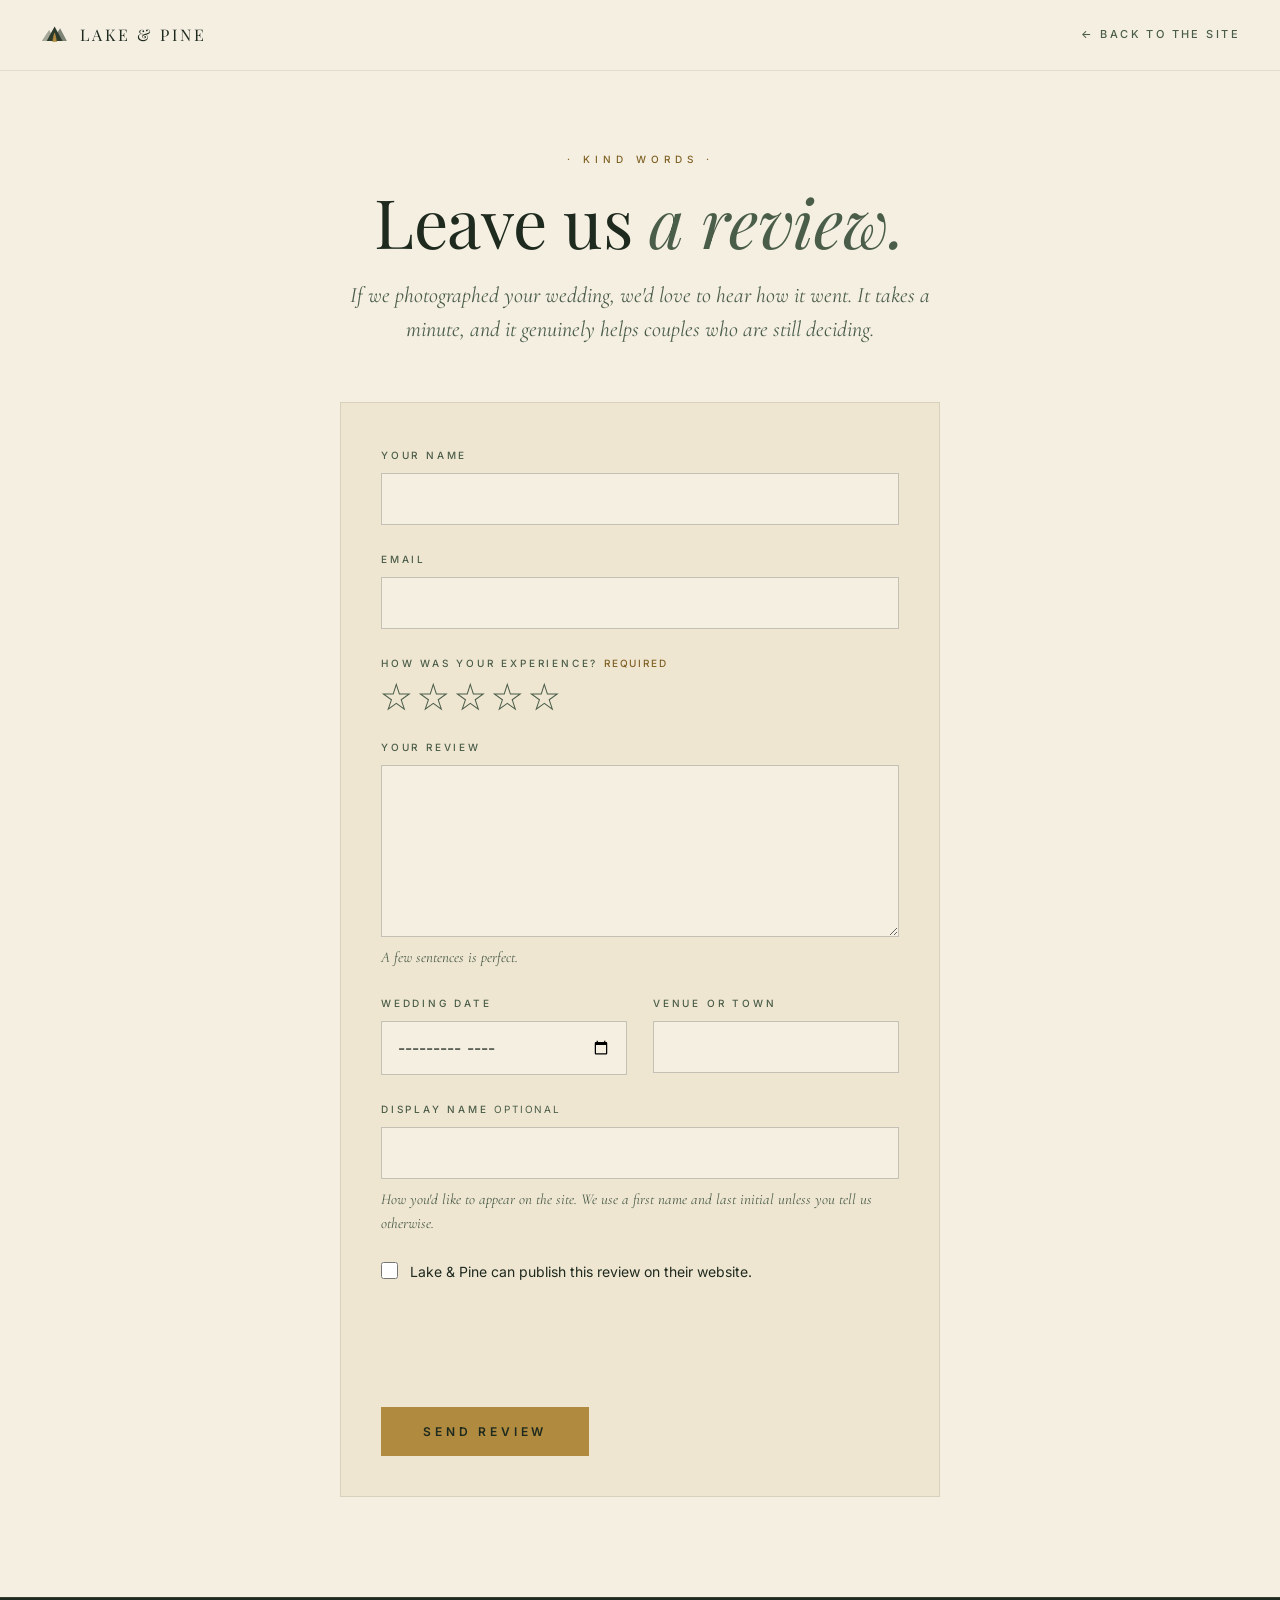
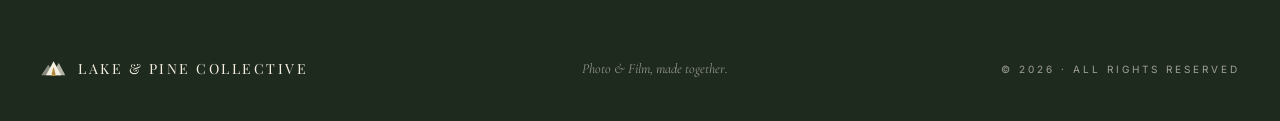
<file: web/public/reviews/index.html>
<!DOCTYPE html>
<html lang="en">
<head>
<meta charset="UTF-8">
<meta name="viewport" content="width=device-width, initial-scale=1.0">
<title>Leave a Review · Lake &amp; Pine Collective</title>
<meta name="description" content="Share your experience with Lake & Pine Collective.">
<!-- A submission form has nothing to offer a search result, and an indexed copy would
     only compete with the homepage. Deliberately kept out of the index and the sitemap. -->
<meta name="robots" content="noindex, follow">
<link rel="canonical" href="https://lakeandpinecollective.com/reviews">

<link rel="icon" href="../favicon.ico" sizes="any">
<link rel="apple-touch-icon" href="../apple-touch-icon.png">

<link rel="preconnect" href="https://fonts.googleapis.com">
<link rel="preconnect" href="https://fonts.gstatic.com" crossorigin>
<link href="https://fonts.googleapis.com/css2?family=Playfair+Display:ital,wght@0,400;0,500;0,600;0,700;1,400;1,500&family=Cormorant+Garamond:ital,wght@0,300;0,400;0,500;1,300;1,400&family=Inter:wght@300;400;500;600&display=swap" rel="stylesheet">
<!-- Relative, not root-relative: "/styles.css" resolves to the filesystem root
     under file://, so the page opens unstyled when you just double-click it. -->
<link rel="stylesheet" href="../styles.css">

<script src="https://challenges.cloudflare.com/turnstile/v0/api.js" async defer></script>
<!-- The form can't be submitted without JavaScript any more: Turnstile is a scripted
     challenge, and a no-JS path that skipped it would just be the door bots use. -->
<noscript><style>.review-form { display: none; }</style></noscript>
</head>
<body class="page-reviews">

<header class="page-bar">
  <div class="container page-bar-inner">
    <a href="/" class="nav-brand">
      <svg viewBox="0 0 220 180" xmlns="http://www.w3.org/2000/svg" aria-hidden="true">
        <path d="M 10 140 L 70 50 L 125 140 Z" fill="#2D3B2D" opacity="0.4"/>
        <path d="M 95 140 L 160 35 L 215 140 Z" fill="#2D3B2D" opacity="0.6"/>
        <path d="M 50 140 L 115 20 L 180 140 Z" fill="#2D3B2D"/>
        <g transform="translate(115, 140)">
          <rect x="-2.5" y="-10" width="5" height="14" fill="#B08A3E"/>
          <path d="M 0 -70 L -8 -52 L -5 -52 L -13 -34 L -9 -34 L -18 -14 L -12 -14 L -21 6 L 21 6 L 12 -14 L 18 -14 L 9 -34 L 13 -34 L 5 -52 L 8 -52 Z" fill="#B08A3E"/>
        </g>
      </svg>
      LAKE &amp; PINE
    </a>
    <a href="/" class="page-bar-back">← Back to the site</a>
  </div>
</header>

<section class="review-page">
  <div class="container review-shell">

    <div class="review-head">
      <div class="section-eyebrow">· Kind Words ·</div>
      <h1 class="section-title">Leave us <span class="italic">a review.</span></h1>
      <p class="section-intro">
        If we photographed your wedding, we'd love to hear how it went. It takes a minute, and it genuinely helps couples who are still deciding.
      </p>
    </div>

    <noscript>
      <p class="form-noscript">
        This form needs JavaScript switched on, to check the submission isn't automated.
        If you'd rather not, email your review straight to
        <a href="mailto:weddings@lakeandpinecollective.com">weddings@lakeandpinecollective.com</a>
        and we'll add it by hand.
      </p>
    </noscript>

    <form class="review-form" id="reviewForm" action="/api/review" method="post" novalidate>

      <!-- Honeypot. Positioned off-screen rather than display:none, which the cruder
           bots check for. Real people never see it; anything that fills it is discarded. -->
      <div class="hp" aria-hidden="true">
        <label for="website">Website</label>
        <input type="text" id="website" name="website" tabindex="-1" autocomplete="off">
      </div>

      <div class="field">
        <label for="name">Your name</label>
        <input type="text" id="name" name="name" autocomplete="name">
      </div>

      <div class="field" id="emailField">
        <label for="email">Email</label>
        <input type="email" id="email" name="email" autocomplete="email">
        <p class="field-error" id="emailError" role="alert"></p>
      </div>

      <fieldset class="field rating-field">
        <legend id="ratingLegend">How was your experience? <span class="required-tag">required</span></legend>
        <div class="rating" role="radiogroup" aria-labelledby="ratingLegend" aria-required="true">
          <label class="star">
            <input type="radio" name="rating" value="1">
            <span class="star-glyph" aria-hidden="true">★</span>
            <span class="visually-hidden">1 star</span>
          </label>
          <label class="star">
            <input type="radio" name="rating" value="2">
            <span class="star-glyph" aria-hidden="true">★</span>
            <span class="visually-hidden">2 stars</span>
          </label>
          <label class="star">
            <input type="radio" name="rating" value="3">
            <span class="star-glyph" aria-hidden="true">★</span>
            <span class="visually-hidden">3 stars</span>
          </label>
          <label class="star">
            <input type="radio" name="rating" value="4">
            <span class="star-glyph" aria-hidden="true">★</span>
            <span class="visually-hidden">4 stars</span>
          </label>
          <label class="star">
            <input type="radio" name="rating" value="5">
            <span class="star-glyph" aria-hidden="true">★</span>
            <span class="visually-hidden">5 stars</span>
          </label>
        </div>
        <!-- role="alert" announces the text the moment it's filled in; it stays empty
             (and hidden by :empty) until then. -->
        <p class="field-error" id="ratingError" role="alert"></p>
      </fieldset>

      <div class="field">
        <label for="review">Your review</label>
        <textarea id="review" name="review" rows="6"></textarea>
        <p class="hint">A few sentences is perfect.</p>
      </div>

      <div class="field-row">
        <div class="field">
          <label for="date">Wedding date</label>
          <input type="month" id="date" name="date">
        </div>
        <div class="field">
          <label for="venue">Venue or town</label>
          <input type="text" id="venue" name="venue">
        </div>
      </div>

      <div class="field">
        <label for="credit">Display name <span class="optional">optional</span></label>
        <input type="text" id="credit" name="credit">
        <p class="hint">How you'd like to appear on the site. We use a first name and last initial unless you tell us otherwise.</p>
      </div>

      <label class="consent">
        <input type="checkbox" name="consent" value="yes">
        <span>Lake &amp; Pine can publish this review on their website.</span>
      </label>

      <!-- Cloudflare Turnstile. data-action must stay in step with TURNSTILE_ACTION in
           worker.js — the Worker pins it at verify time, so changing one alone rejects
           every submission.

           This is the live sitekey (public by design — it is meant to sit in the page).
           Its widget is scoped to lakeandpinecollective.com and www.lakeandpinecollective.com,
           so it will not issue a valid token on localhost. For local work, put Cloudflare's
           dummy testing secret back in web/.dev.vars rather than the real one; the Worker
           skips action/hostname pinning for the documented testing secrets. -->
      <div class="cf-turnstile"
           data-sitekey="0x4AAAAAAExtc8ZDLIwhP7ns"
           data-action="review"
           data-theme="light"
           data-refresh-expired="auto"></div>

      <button type="submit" class="review-submit">Send Review</button>
      <p class="form-status" id="formStatus" role="status" aria-live="polite"></p>

    </form>

    <div class="review-thanks" id="thanks" tabindex="-1" hidden>
      <div class="section-eyebrow">· Thank You ·</div>
      <h2 class="section-title">That means <span class="italic">a lot.</span></h2>
      <p class="section-intro">
        Your review is on its way to the team. We read every one.
      </p>
      <a href="/" class="contact-cta">Back to the site</a>
    </div>

  </div>
</section>

<footer>
  <div class="footer-inner">
    <div class="footer-brand">
      <svg viewBox="0 0 220 180" xmlns="http://www.w3.org/2000/svg" aria-hidden="true">
        <path d="M 10 140 L 70 50 L 125 140 Z" fill="#F5EFE2" opacity="0.5"/>
        <path d="M 95 140 L 160 35 L 215 140 Z" fill="#F5EFE2" opacity="0.7"/>
        <path d="M 50 140 L 115 20 L 180 140 Z" fill="#F5EFE2"/>
        <g transform="translate(115, 140)">
          <rect x="-2.5" y="-10" width="5" height="14" fill="#B08A3E"/>
          <path d="M 0 -70 L -8 -52 L -5 -52 L -13 -34 L -9 -34 L -18 -14 L -12 -14 L -21 6 L 21 6 L 12 -14 L 18 -14 L 9 -34 L 13 -34 L 5 -52 L 8 -52 Z" fill="#B08A3E"/>
        </g>
      </svg>
      LAKE &amp; PINE COLLECTIVE
    </div>
    <div class="footer-tag">Photo &amp; Film, made together.</div>
    <div class="footer-meta">© 2026 · All Rights Reserved</div>
  </div>
</footer>

<script>
  (function () {
    const form = document.getElementById('reviewForm');
    const statusEl = document.getElementById('formStatus');
    const thanks = document.getElementById('thanks');
    const submit = form.querySelector('.review-submit');
    const ratingField = form.querySelector('.rating-field');
    const ratingError = document.getElementById('ratingError');
    const emailInput = document.getElementById('email');
    const emailField = document.getElementById('emailField');
    const emailError = document.getElementById('emailError');

    // Optional, so an empty box is fine. But a typo'd address is worse than none at
    // all: it becomes the email's reply_to, so the review arrives looking replyable
    // and silently isn't. checkValidity() rather than a hand-rolled regex — the input
    // is type="email", so the browser already holds the rule. checkValidity doesn't
    // raise the native bubble, which lets the message render in the page's own voice.
    function emailProblem() {
      return emailInput.value.trim() !== '' && !emailInput.checkValidity();
    }

    const rating = () => form.querySelector('input[name="rating"]:checked');

    // Clear the warning the moment they act on it, rather than making them submit again
    // to find out they've fixed it.
    form.addEventListener('change', (e) => {
      if (e.target.name === 'rating') {
        ratingField.classList.remove('is-missing');
        ratingError.textContent = '';
      }
    });

    // On input, not on change: clears while they are still fixing it rather than
    // making them leave the field to find out.
    emailInput.addEventListener('input', () => {
      if (!emailProblem()) {
        emailField.classList.remove('is-invalid');
        emailError.textContent = '';
      }
    });

    function showThanks() {
      // The original heading goes too, or the page shows two titles at once
      form.hidden = true;
      document.querySelector('.review-head').hidden = true;
      statusEl.textContent = '';
      thanks.hidden = false;
    }

    function fail(message) {
      submit.disabled = false;
      statusEl.className = 'form-status is-error';
      statusEl.textContent = message;
      // Turnstile tokens are single-use, so the one just spent is dead either way.
      // Without this reset a second attempt fails on a stale token rather than on
      // whatever actually went wrong the first time.
      if (window.turnstile) window.turnstile.reset();
    }

    const GENERIC_ERROR =
      'That didn\u2019t send. Please email weddings@lakeandpinecollective.com and we\u2019ll sort it out.';

    form.addEventListener('submit', async (e) => {
      e.preventDefault();

      // The only required field, and the browser can't police it for us: the star inputs
      // are visually hidden, so reportValidity() fails silently on a control it can't
      // focus a bubble to. Checked before reportValidity so that never happens.
      if (!rating()) {
        ratingField.classList.add('is-missing');
        ratingError.textContent =
          'Please pick a star rating — that part we do need. Everything else is up to you.';
        statusEl.className = 'form-status';
        statusEl.textContent = '';
        ratingField.scrollIntoView({ block: 'center', behavior: 'smooth' });
        form.querySelector('input[name="rating"]').focus();
        return;
      }

      if (emailProblem()) {
        emailField.classList.add('is-invalid');
        emailError.textContent =
          'That address doesn\u2019t look quite right — check for a missing @, or leave it blank.';
        emailInput.focus();
        emailInput.scrollIntoView({ block: 'center', behavior: 'smooth' });
        return;
      }
      emailField.classList.remove('is-invalid');
      emailError.textContent = '';

      // Backstop for anything either check above missed.
      if (!form.reportValidity()) return;

      // The widget usually resolves before anyone finishes typing, but it can still be
      // working on a slow connection. Posting without a token is a guaranteed 403, so
      // say what's happening instead of blaming the submitter for it.
      const token = form.querySelector('[name="cf-turnstile-response"]');
      if (!token || !token.value) {
        statusEl.className = 'form-status is-pending';
        statusEl.textContent = 'Just a moment — still checking your browser. Try again in a second.';
        return;
      }

      submit.disabled = true;
      statusEl.className = 'form-status is-pending';
      statusEl.textContent = 'Sending…';

      let res;
      try {
        res = await fetch(form.action, {
          method: 'POST',
          headers: { 'Content-Type': 'application/json' },
          body: JSON.stringify(Object.fromEntries(new FormData(form)))
        });
      } catch (err) {
        fail(GENERIC_ERROR);
        return;
      }

      if (res.ok) {
        showThanks();
        thanks.focus();
        return;
      }

      // 403 and 429 are the two the Worker expects a person to be able to act on, so
      // they get their own wording; everything else falls back to "email us instead".
      let message = GENERIC_ERROR;
      if (res.status === 403 || res.status === 429) {
        try {
          const body = await res.json();
          if (body && body.error) message = body.error;
        } catch (err) { /* keep the generic message */ }
      }
      fail(message);
    });
  })();
</script>

</body>
</html>
</file>
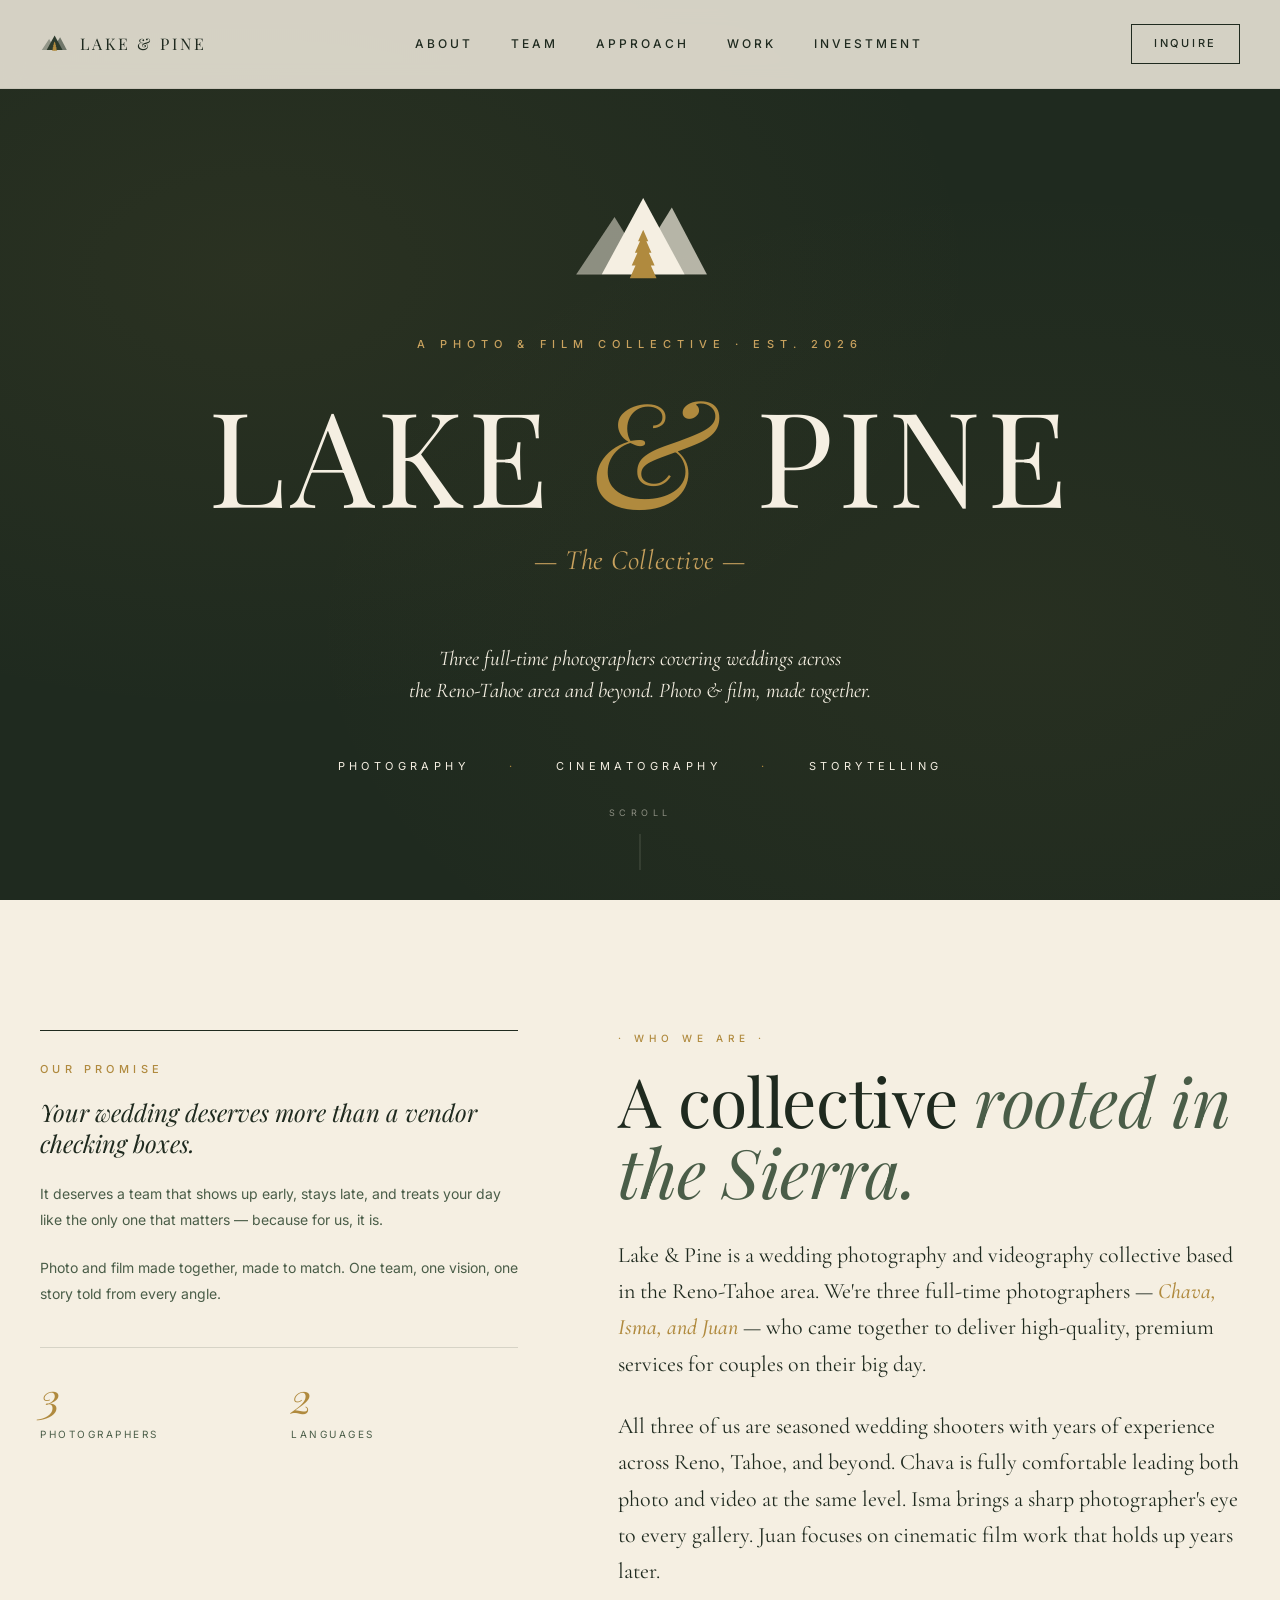
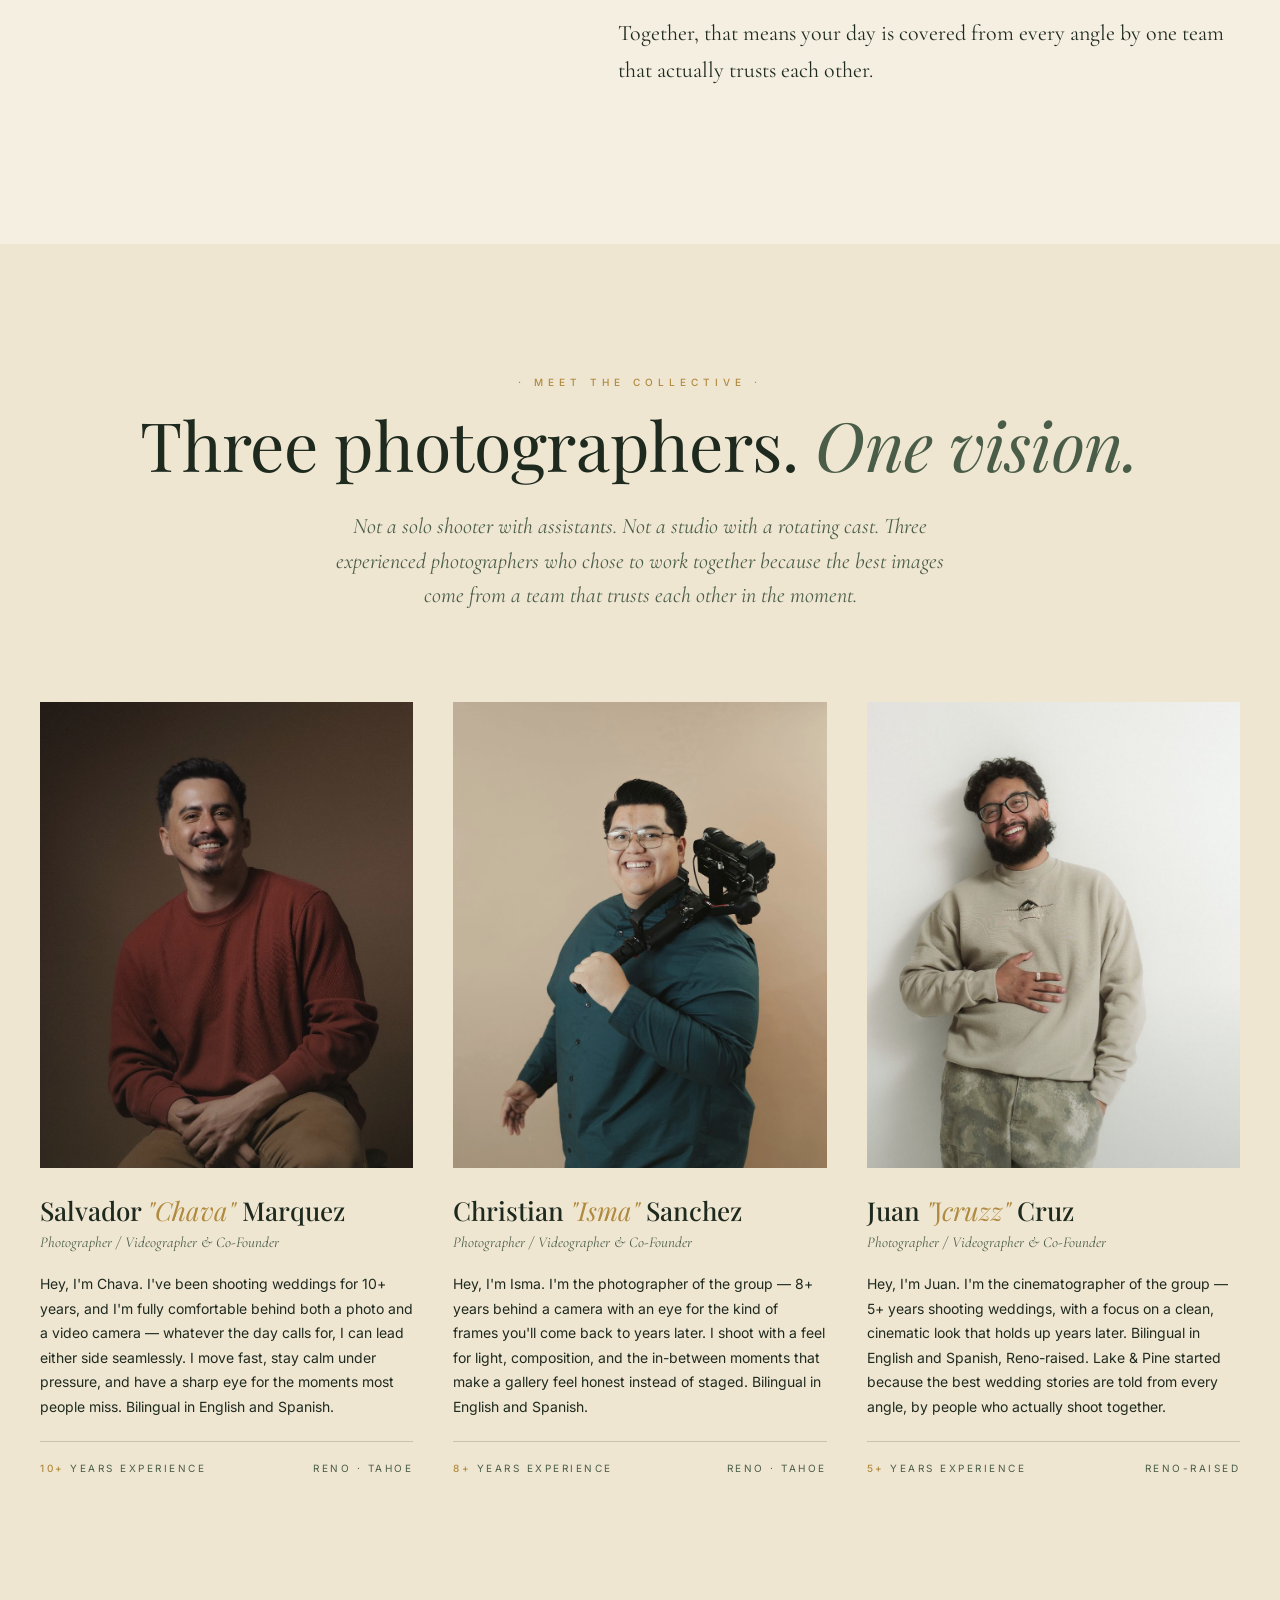
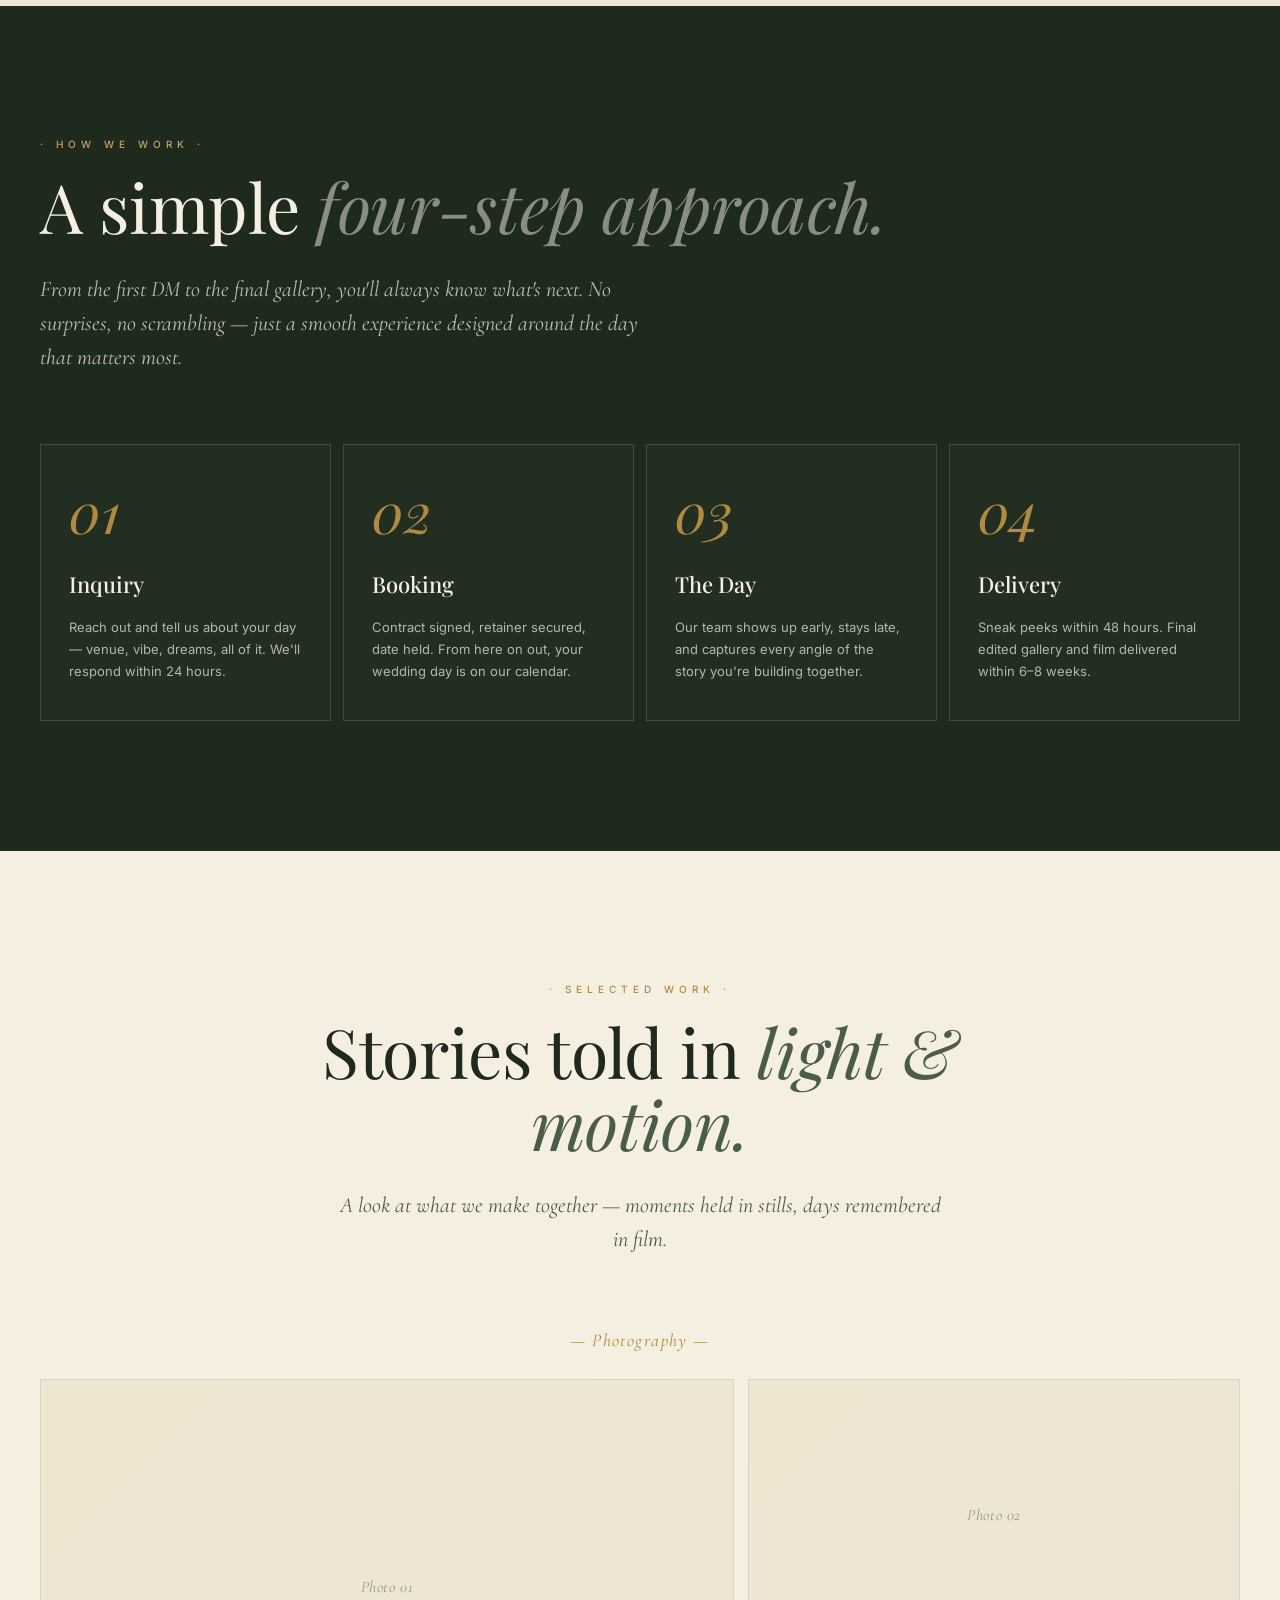
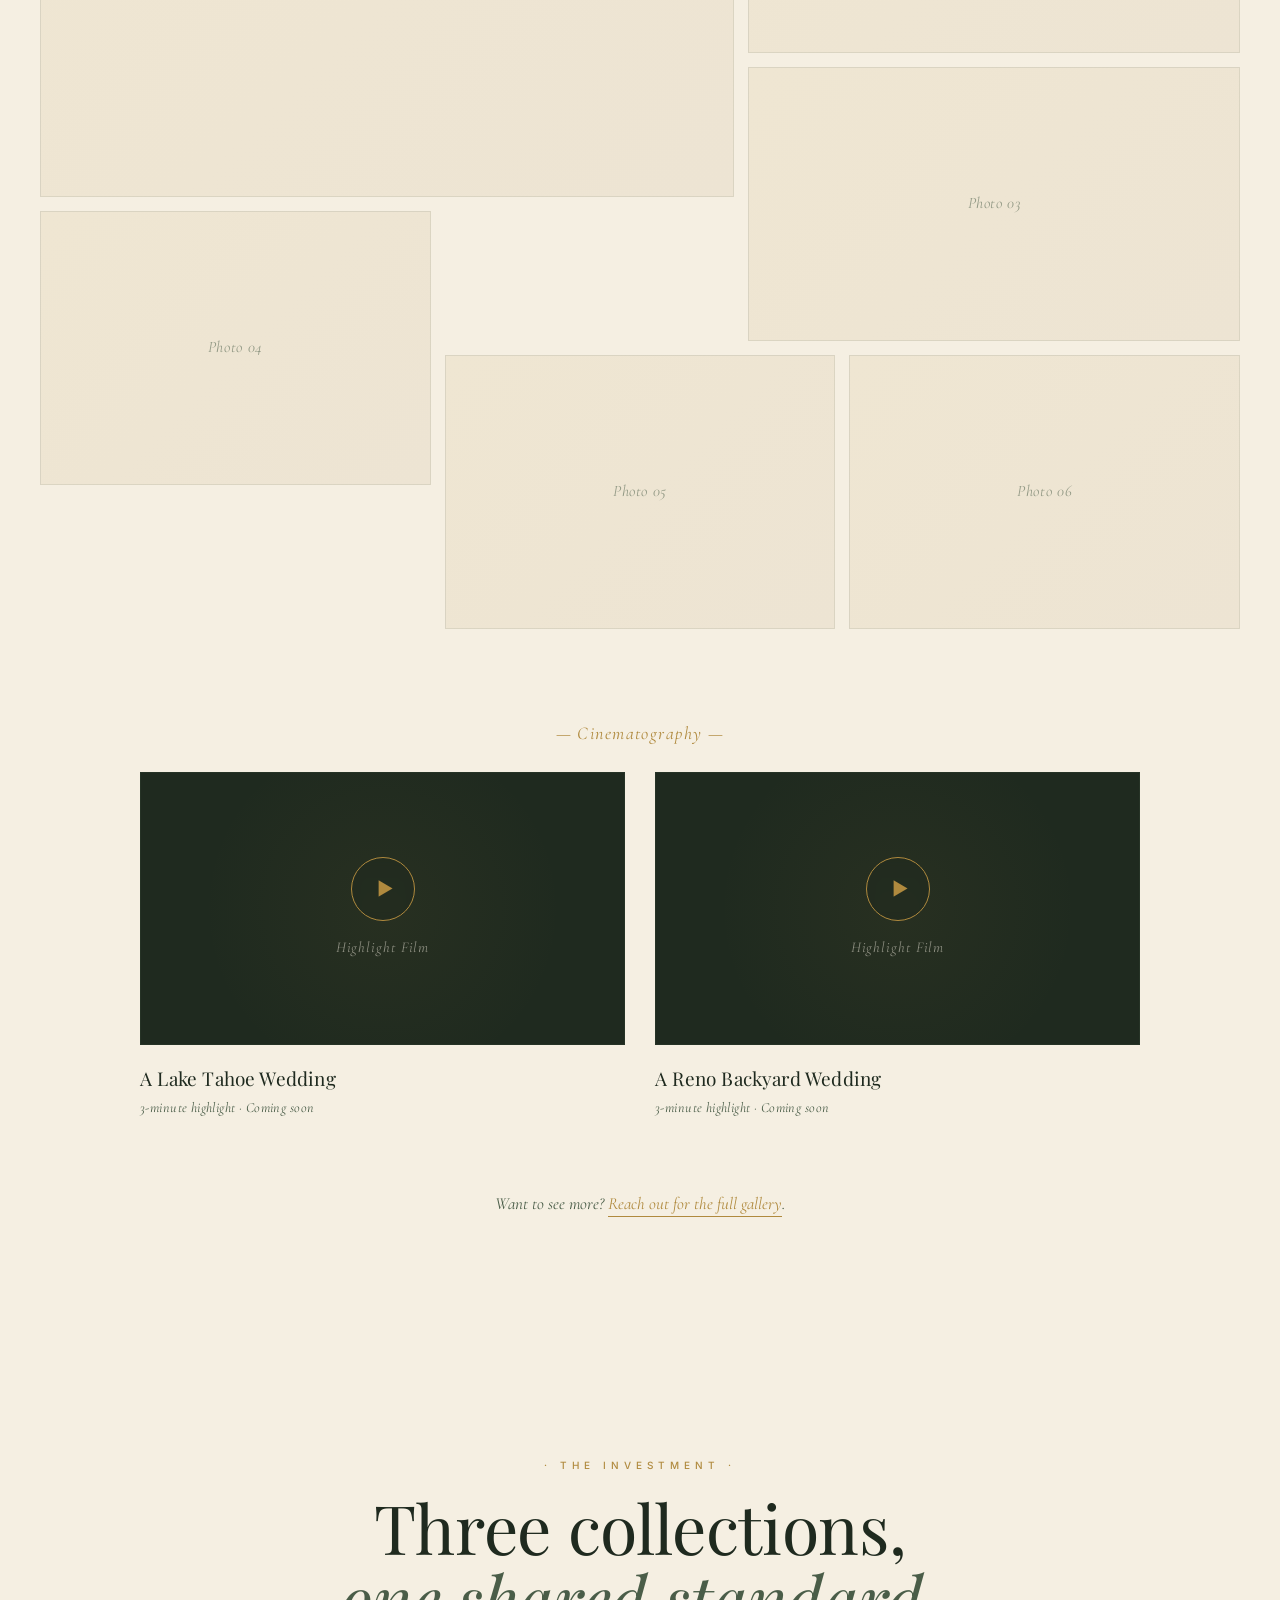
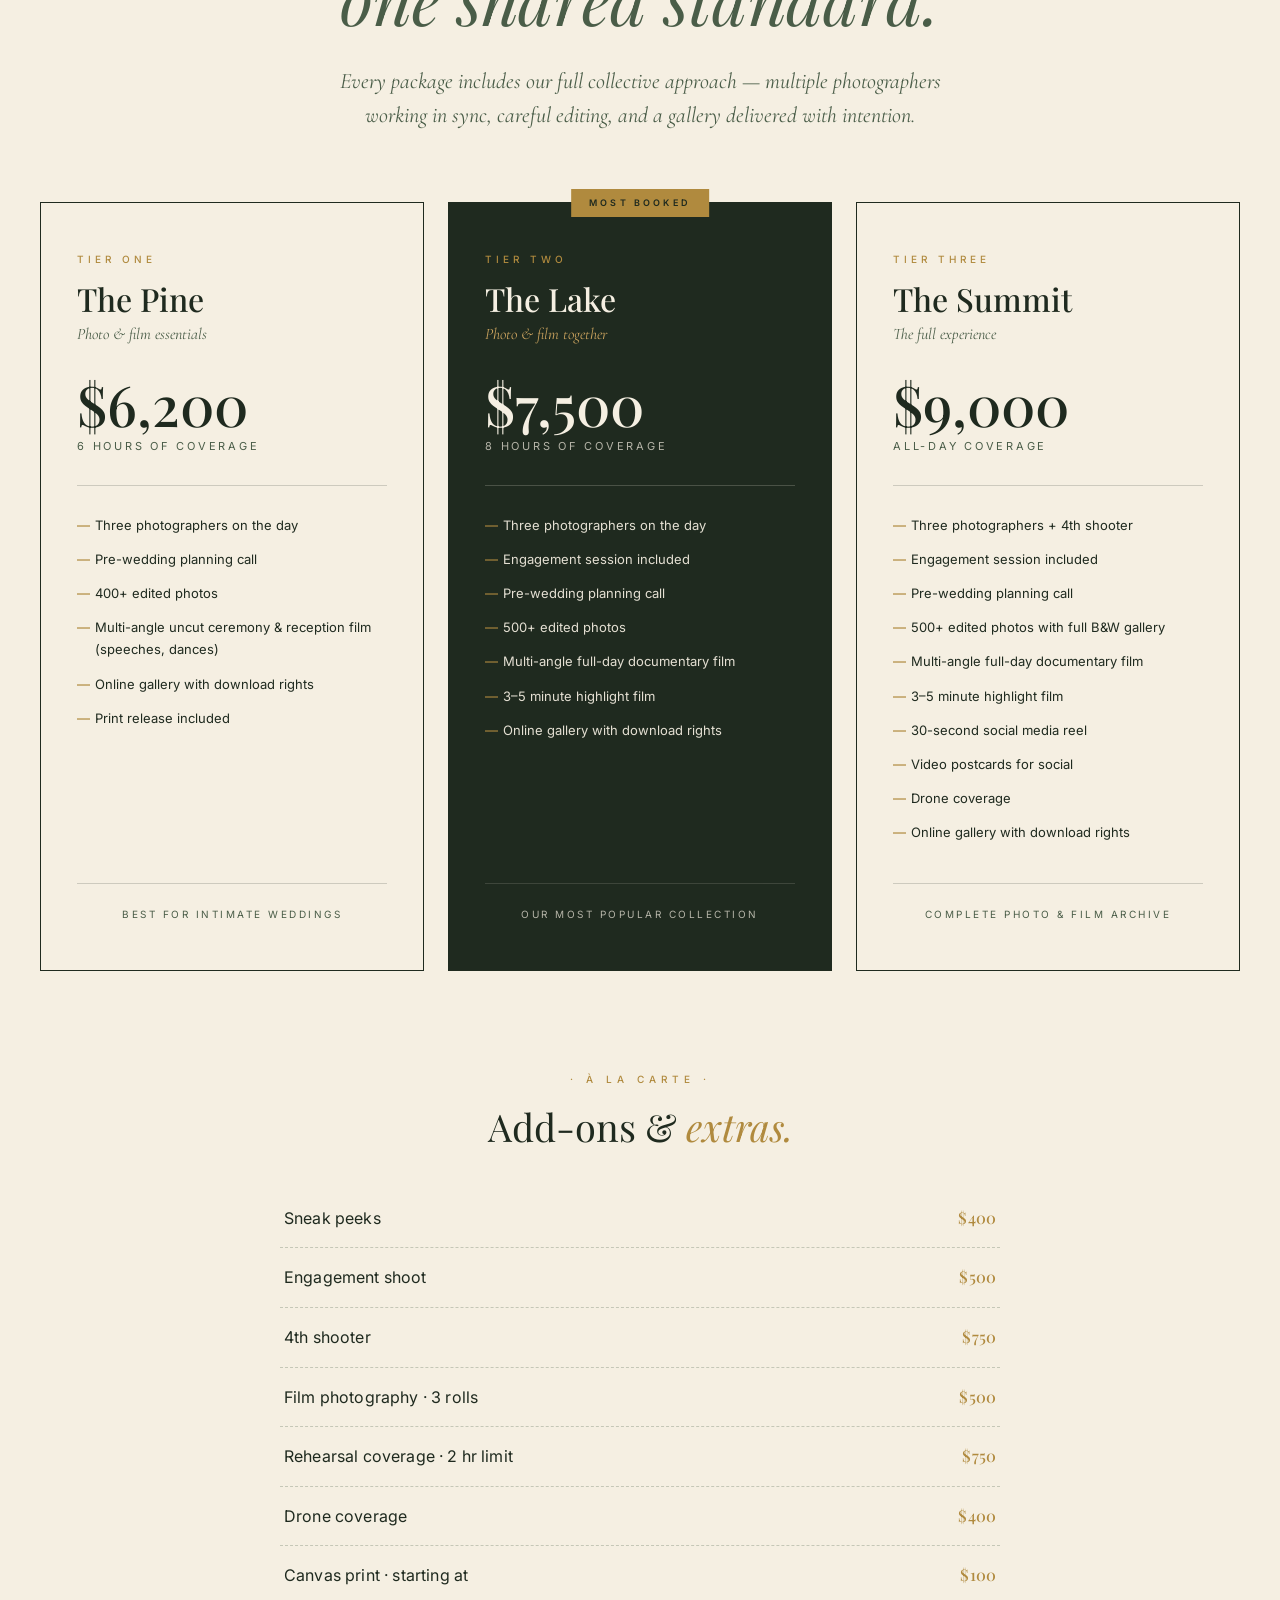
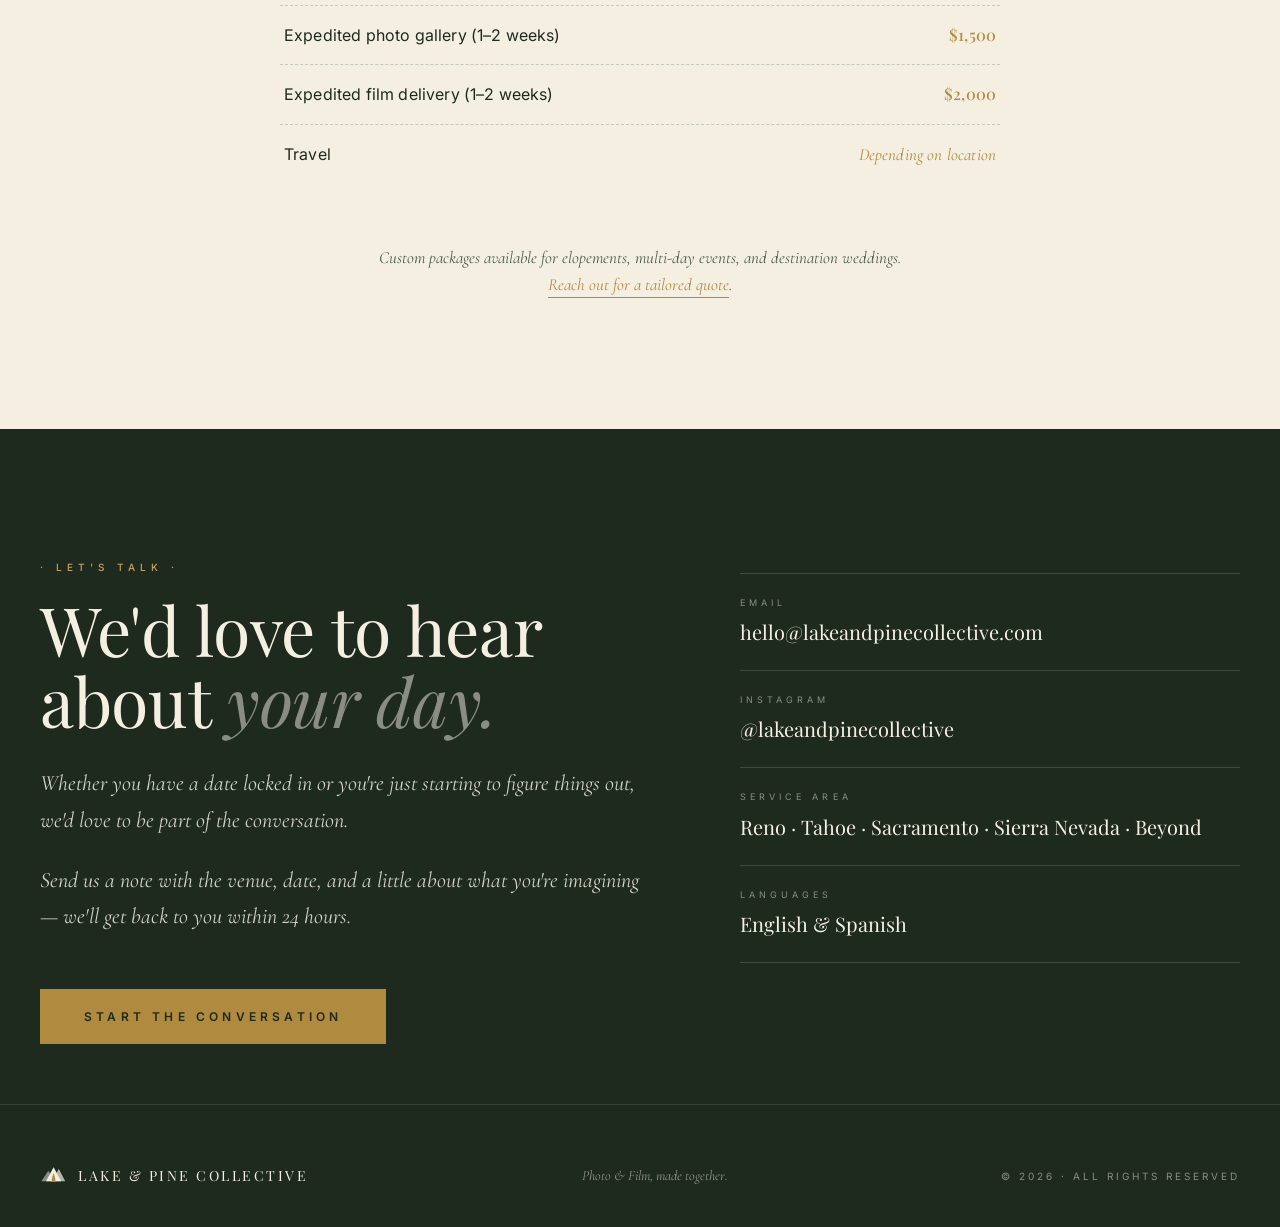
<file: resources/lake-pine-website-2.html>
<!DOCTYPE html>
<html lang="en">
<head>
<meta charset="UTF-8">
<meta name="viewport" content="width=device-width, initial-scale=1.0">
<meta name="description" content="Lake & Pine Collective — A wedding photo and film collective based in the Reno-Tahoe area. Three full-time photographers covering weddings across Reno, Tahoe, and beyond.">
<title>Lake &amp; Pine Collective · Wedding Photo &amp; Film · Reno · Tahoe</title>
<link rel="preconnect" href="https://fonts.googleapis.com">
<link rel="preconnect" href="https://fonts.gstatic.com" crossorigin>
<link href="https://fonts.googleapis.com/css2?family=Playfair+Display:ital,wght@0,400;0,500;0,600;0,700;1,400;1,500&family=Cormorant+Garamond:ital,wght@0,300;0,400;0,500;1,300;1,400&family=Inter:wght@300;400;500;600&display=swap" rel="stylesheet">
<style>
:root {
  --cream: #F5EFE2;
  --cream-warm: #EFE6D2;
  --cream-dark: #EDE4D3;
  --forest: #2D3B2D;
  --forest-deep: #1F2A1F;
  --forest-soft: #4A5D48;
  --sage: #8B9D7E;
  --gold: #B08A3E;
  --gold-soft: #C9A25E;
  --ink: #1A1F1A;
}

* { box-sizing: border-box; margin: 0; padding: 0; }

html { scroll-behavior: smooth; }

body {
  font-family: 'Inter', sans-serif;
  background: var(--cream);
  color: var(--forest-deep);
  line-height: 1.6;
  overflow-x: hidden;
  -webkit-font-smoothing: antialiased;
}

/* ========== UTILITY ========== */
.container { max-width: 1280px; margin: 0 auto; padding: 0 40px; }
.eyebrow {
  font-family: 'Inter', sans-serif;
  font-size: 11px;
  letter-spacing: 0.4em;
  text-transform: uppercase;
  color: var(--gold);
  font-weight: 500;
}
.divider {
  width: 60px; height: 1px;
  background: var(--forest-soft);
  opacity: 0.4;
}

/* ========== NAVIGATION ========== */
nav {
  position: fixed; top: 0; left: 0; right: 0;
  z-index: 100;
  padding: 24px 40px;
  background: rgba(245, 239, 226, 0.85);
  backdrop-filter: blur(12px);
  -webkit-backdrop-filter: blur(12px);
  border-bottom: 1px solid rgba(45, 59, 45, 0.08);
  transition: padding 0.3s ease;
}
nav.scrolled { padding: 14px 40px; }
.nav-inner {
  max-width: 1280px; margin: 0 auto;
  display: flex; align-items: center; justify-content: space-between;
}
.nav-brand {
  display: flex; align-items: center; gap: 12px;
  font-family: 'Playfair Display', serif;
  font-size: 16px; letter-spacing: 0.18em; color: var(--forest-deep);
  text-decoration: none;
}
.nav-brand svg { width: 28px; height: 22px; }
.nav-links {
  display: flex; gap: 38px; list-style: none;
  font-size: 12px; letter-spacing: 0.25em; text-transform: uppercase; font-weight: 500;
}
.nav-links a {
  color: var(--forest-deep); text-decoration: none;
  position: relative; padding-bottom: 4px;
  transition: color 0.2s;
}
.nav-links a::after {
  content: ''; position: absolute; bottom: 0; left: 0;
  width: 0; height: 1px; background: var(--gold);
  transition: width 0.3s ease;
}
.nav-links a:hover::after { width: 100%; }
.nav-links a:hover { color: var(--gold); }
.nav-cta {
  padding: 10px 22px; border: 1px solid var(--forest-deep);
  font-size: 11px; letter-spacing: 0.25em; text-transform: uppercase;
  color: var(--forest-deep); text-decoration: none; font-weight: 500;
  transition: all 0.25s ease;
}
.nav-cta:hover { background: var(--forest-deep); color: var(--cream); }

@media (max-width: 768px) {
  .nav-links, .nav-cta { display: none; }
  nav { padding: 18px 24px; }
}

/* ========== HERO ========== */
.hero {
  min-height: 100vh;
  background: var(--forest-deep);
  color: var(--cream);
  padding: 140px 40px 80px;
  position: relative;
  overflow: hidden;
  display: flex; flex-direction: column; justify-content: center;
}
/* Subtle topographic texture */
.hero::before {
  content: ''; position: absolute; inset: 0;
  background-image:
    radial-gradient(ellipse at 20% 30%, rgba(176, 138, 62, 0.08) 0%, transparent 50%),
    radial-gradient(ellipse at 80% 70%, rgba(176, 138, 62, 0.06) 0%, transparent 50%);
  pointer-events: none;
}
.hero-grid {
  display: grid; grid-template-columns: 1fr;
  align-items: center; gap: 60px;
  position: relative; z-index: 2;
  max-width: 1280px; margin: 0 auto; width: 100%;
}
.hero-content {
  text-align: center;
  animation: fadeInUp 1.2s ease-out;
}
.hero-mark {
  margin: 0 auto 36px;
  width: 140px; height: 115px;
  display: block;
}
.hero-eyebrow {
  font-size: 11px; letter-spacing: 0.55em; text-transform: uppercase;
  color: var(--gold-soft); margin-bottom: 24px; font-weight: 500;
  opacity: 0;
  animation: fadeInUp 1s ease-out 0.3s forwards;
}
.hero-title {
  font-family: 'Playfair Display', serif;
  font-weight: 400;
  font-size: clamp(56px, 11vw, 132px);
  line-height: 0.95;
  letter-spacing: 0.04em;
  margin-bottom: 20px;
  opacity: 0;
  animation: fadeInUp 1s ease-out 0.5s forwards;
}
.hero-title .amp {
  font-style: italic; color: var(--gold);
  font-size: 1.12em;
  font-weight: 400;
}
.hero-sub {
  font-family: 'Cormorant Garamond', serif;
  font-style: italic;
  font-size: clamp(20px, 2.3vw, 28px);
  color: var(--gold-soft);
  letter-spacing: 0.02em;
  margin-bottom: 60px;
  opacity: 0;
  animation: fadeInUp 1s ease-out 0.7s forwards;
}
.hero-tag {
  font-family: 'Cormorant Garamond', serif;
  font-style: italic;
  font-size: clamp(17px, 2vw, 21px);
  color: var(--cream); opacity: 0.85;
  max-width: 540px; margin: 0 auto 50px;
  line-height: 1.55;
  animation: fadeInUp 1s ease-out 0.9s forwards;
  opacity: 0;
}
.hero-meta {
  display: flex; justify-content: center; gap: 40px;
  font-size: 11px; letter-spacing: 0.4em; text-transform: uppercase;
  color: var(--cream); opacity: 0.55;
  flex-wrap: wrap;
  animation: fadeInUp 1s ease-out 1.1s forwards;
  opacity: 0;
}
.hero-meta .dot { color: var(--gold); }
.hero-scroll {
  position: absolute; bottom: 30px; left: 50%; transform: translateX(-50%);
  font-size: 9px; letter-spacing: 0.5em; text-transform: uppercase;
  color: var(--cream); opacity: 0.5;
  display: flex; flex-direction: column; align-items: center; gap: 14px;
  animation: fadeIn 1s ease-out 1.5s forwards;
  opacity: 0;
}
.hero-scroll::after {
  content: ''; width: 1px; height: 36px;
  background: var(--cream); opacity: 0.4;
  animation: scrollHint 2s ease-in-out infinite;
}
@keyframes scrollHint {
  0%, 100% { transform: scaleY(1); transform-origin: top; }
  50% { transform: scaleY(0.4); transform-origin: top; }
}
@keyframes fadeInUp {
  from { opacity: 0; transform: translateY(30px); }
  to { opacity: 1; transform: translateY(0); }
}
@keyframes fadeIn {
  from { opacity: 0; }
  to { opacity: 0.5; }
}

/* ========== SECTION SHARED ========== */
section { padding: 130px 0; position: relative; }
.section-eyebrow {
  font-size: 10px; letter-spacing: 0.5em; text-transform: uppercase;
  color: var(--gold); font-weight: 500; margin-bottom: 18px;
}
.section-title {
  font-family: 'Playfair Display', serif;
  font-weight: 400;
  font-size: clamp(38px, 5.5vw, 68px);
  line-height: 1.05;
  letter-spacing: -0.005em;
  color: var(--forest-deep);
  margin-bottom: 30px;
}
.section-title .italic { font-style: italic; color: var(--forest-soft); }
.section-title .amp { font-style: italic; color: var(--gold); }
.section-intro {
  font-family: 'Cormorant Garamond', serif;
  font-size: clamp(18px, 1.8vw, 22px);
  color: var(--forest-soft);
  font-style: italic;
  line-height: 1.55;
  max-width: 620px;
  margin-bottom: 70px;
}

/* ========== ABOUT / WHO WE ARE ========== */
.about { background: var(--cream); }
.about-grid {
  display: grid; grid-template-columns: 1fr 1.3fr; gap: 100px;
  align-items: start;
}
.about-promise {
  position: sticky; top: 120px;
  padding-top: 30px;
  border-top: 1px solid var(--forest-deep);
}
.about-promise h3 {
  font-family: 'Playfair Display', serif;
  font-style: italic;
  font-weight: 400;
  font-size: 24px;
  color: var(--forest-deep);
  margin-bottom: 22px;
  line-height: 1.3;
}
.about-promise p {
  font-size: 14px; line-height: 1.85;
  color: var(--forest-soft);
  margin-bottom: 22px;
}
.about-stats {
  display: grid; grid-template-columns: 1fr 1fr; gap: 24px;
  margin-top: 40px;
  padding-top: 28px;
  border-top: 1px solid rgba(45, 59, 45, 0.15);
}
.stat-num {
  font-family: 'Playfair Display', serif;
  font-style: italic; font-weight: 400;
  font-size: 42px; color: var(--gold);
  line-height: 1;
}
.stat-label {
  font-size: 10px; letter-spacing: 0.25em;
  text-transform: uppercase; color: var(--forest-soft);
  margin-top: 8px;
}
.about-narrative p {
  font-family: 'Cormorant Garamond', serif;
  font-size: 22px; line-height: 1.65;
  color: var(--forest-deep);
  margin-bottom: 26px;
}
.about-narrative p strong {
  font-style: italic; font-weight: 500; color: var(--gold);
}
/* dropcap removed for cleaner reading */
@media (max-width: 900px) {
  .about-grid { grid-template-columns: 1fr; gap: 60px; }
  .about-promise { position: static; }
}

/* ========== TEAM ========== */
.team { background: var(--cream-warm); }
.team-header { text-align: center; margin-bottom: 90px; }
.team-header .section-intro { margin: 0 auto; }
.team-grid {
  display: grid; grid-template-columns: repeat(3, 1fr); gap: 40px;
}
.team-card {
  display: flex; flex-direction: column;
  cursor: default;
}
.team-portrait-wrap {
  width: 100%; aspect-ratio: 4 / 5;
  overflow: hidden; position: relative;
  background: var(--cream-dark);
  margin-bottom: 28px;
}
.team-portrait-wrap img {
  width: 100%; height: 100%;
  object-fit: cover; object-position: center top;
  transition: transform 0.8s cubic-bezier(0.2, 0.8, 0.2, 1), filter 0.5s ease;
  filter: saturate(0.95);
}
.team-card:hover .team-portrait-wrap img {
  transform: scale(1.04);
  filter: saturate(1.05);
}
.team-portrait-wrap::after {
  content: ''; position: absolute; inset: 0;
  background: linear-gradient(180deg, transparent 60%, rgba(31, 42, 31, 0.15) 100%);
  pointer-events: none;
}
.team-name {
  font-family: 'Playfair Display', serif;
  font-weight: 500; font-size: 26px;
  color: var(--forest-deep);
  line-height: 1.15;
  margin-bottom: 4px;
}
.team-name .nick {
  font-style: italic; color: var(--gold); font-weight: 400;
}
.team-name .nick-j {
  font-style: normal;
  font-weight: 300;
}
.team-role {
  font-family: 'Cormorant Garamond', serif;
  font-style: italic; font-size: 15px;
  color: var(--forest-soft);
  margin-bottom: 18px;
}
.team-bio {
  font-size: 14px; line-height: 1.75;
  color: var(--forest-deep);
  font-weight: 400;
}
.team-meta {
  display: flex; justify-content: space-between; align-items: center;
  margin-top: 22px; padding-top: 18px;
  border-top: 1px solid rgba(45, 59, 45, 0.2);
  font-size: 10px; letter-spacing: 0.25em;
  text-transform: uppercase; color: var(--forest-soft);
}
.team-meta strong { color: var(--gold); font-weight: 500; }
@media (max-width: 900px) {
  .team-grid { grid-template-columns: 1fr; gap: 50px; max-width: 480px; margin: 0 auto; }
}

/* ========== APPROACH / PROCESS ========== */
.process { background: var(--forest-deep); color: var(--cream); }
.process .section-eyebrow { color: var(--gold-soft); }
.process .section-title { color: var(--cream); }
.process .section-title .italic { color: var(--cream); opacity: 0.5; }
.process .section-intro { color: var(--cream); opacity: 0.75; }
.process-steps {
  display: grid; grid-template-columns: repeat(4, 1fr); gap: 12px;
  margin-top: 40px;
}
.process-step {
  padding: 38px 28px;
  border: 1px solid rgba(245, 239, 226, 0.15);
  background: rgba(245, 239, 226, 0.02);
  position: relative;
  transition: all 0.4s cubic-bezier(0.2, 0.8, 0.2, 1);
}
.process-step:hover {
  background: rgba(176, 138, 62, 0.08);
  border-color: rgba(176, 138, 62, 0.4);
  transform: translateY(-6px);
}
.process-step .num {
  font-family: 'Playfair Display', serif;
  font-style: italic; font-weight: 400;
  font-size: 56px; color: var(--gold);
  line-height: 1; margin-bottom: 28px;
  display: block;
}
.process-step h4 {
  font-family: 'Playfair Display', serif;
  font-weight: 500; font-size: 22px;
  color: var(--cream); margin-bottom: 14px;
}
.process-step p {
  font-size: 13px; line-height: 1.7;
  color: var(--cream); opacity: 0.7;
}
@media (max-width: 900px) {
  .process-steps { grid-template-columns: 1fr 1fr; }
}
@media (max-width: 560px) {
  .process-steps { grid-template-columns: 1fr; }
}

/* ========== PORTFOLIO ========== */
.portfolio {
  background: var(--cream);
  padding: 130px 0 110px;
}
.portfolio-tag {
  font-family: 'Cormorant Garamond', serif;
  font-style: italic;
  font-size: 18px;
  color: var(--gold);
  letter-spacing: 0.08em;
  text-align: center;
  margin-bottom: 24px;
}
.portfolio-photos {
  margin-bottom: 90px;
}

/* PHOTO GRID — editorial asymmetric layout */
.photo-grid {
  display: grid;
  grid-template-columns: repeat(12, 1fr);
  grid-auto-rows: 130px;
  gap: 14px;
}
.photo-tile {
  background: linear-gradient(135deg, var(--cream-warm) 0%, var(--cream-dark) 100%);
  border: 1px solid rgba(74, 93, 72, 0.12);
  position: relative;
  overflow: hidden;
  display: flex;
  align-items: center;
  justify-content: center;
  transition: transform 0.4s ease, box-shadow 0.4s ease;
  cursor: pointer;
}
.photo-tile:hover {
  transform: translateY(-3px);
  box-shadow: 0 18px 40px rgba(31, 42, 31, 0.12);
}
.photo-placeholder {
  font-family: 'Cormorant Garamond', serif;
  font-style: italic;
  font-size: 16px;
  color: var(--forest-soft);
  letter-spacing: 0.04em;
  opacity: 0.55;
}
/* Asymmetric placement */
.photo-1 { grid-column: span 7; grid-row: span 3; }
.photo-2 { grid-column: span 5; grid-row: span 2; }
.photo-3 { grid-column: span 5; grid-row: span 2; }
.photo-4 { grid-column: span 4; grid-row: span 2; }
.photo-5 { grid-column: span 4; grid-row: span 2; }
.photo-6 { grid-column: span 4; grid-row: span 2; }

/* FILM GRID */
.film-grid {
  display: grid;
  grid-template-columns: 1fr 1fr;
  gap: 30px;
  max-width: 1000px;
  margin: 0 auto;
}
.film-tile {
  display: flex;
  flex-direction: column;
}
.film-thumb {
  background: var(--forest-deep);
  aspect-ratio: 16 / 9;
  position: relative;
  display: flex;
  align-items: center;
  justify-content: center;
  flex-direction: column;
  gap: 14px;
  border: 1px solid rgba(74, 93, 72, 0.18);
  transition: transform 0.4s ease, box-shadow 0.4s ease;
  cursor: pointer;
  overflow: hidden;
}
.film-thumb::before {
  content: '';
  position: absolute;
  inset: 0;
  background: radial-gradient(circle at center, rgba(176, 138, 62, 0.06) 0%, transparent 65%);
  pointer-events: none;
}
.film-thumb:hover {
  transform: translateY(-4px);
  box-shadow: 0 22px 50px rgba(31, 42, 31, 0.22);
}
.play-icon {
  width: 64px;
  height: 64px;
  border-radius: 50%;
  border: 1.5px solid var(--gold);
  color: var(--gold);
  display: flex;
  align-items: center;
  justify-content: center;
  font-size: 18px;
  padding-left: 4px;
  background: rgba(31, 42, 31, 0.4);
  backdrop-filter: blur(4px);
  transition: all 0.3s ease;
}
.film-thumb:hover .play-icon {
  background: var(--gold);
  color: var(--forest-deep);
}
.film-placeholder {
  font-family: 'Cormorant Garamond', serif;
  font-style: italic;
  font-size: 15px;
  color: var(--cream);
  opacity: 0.5;
  letter-spacing: 0.06em;
}
.film-meta {
  margin-top: 18px;
  display: flex;
  flex-direction: column;
  gap: 4px;
}
.film-name {
  font-family: 'Playfair Display', serif;
  font-size: 19px;
  color: var(--forest-deep);
  letter-spacing: 0.01em;
}
.film-detail {
  font-family: 'Cormorant Garamond', serif;
  font-style: italic;
  font-size: 14px;
  color: var(--forest-soft);
  letter-spacing: 0.03em;
}
@media (max-width: 900px) {
  .photo-grid { grid-auto-rows: 110px; gap: 10px; }
  .photo-1 { grid-column: span 12; grid-row: span 3; }
  .photo-2, .photo-3 { grid-column: span 6; grid-row: span 2; }
  .photo-4, .photo-5, .photo-6 { grid-column: span 4; grid-row: span 2; }
  .film-grid { grid-template-columns: 1fr; gap: 26px; }
}
@media (max-width: 600px) {
  .photo-grid { grid-auto-rows: 90px; gap: 8px; }
  .photo-1 { grid-column: span 12; grid-row: span 3; }
  .photo-2, .photo-3 { grid-column: span 12; grid-row: span 2; }
  .photo-4, .photo-5, .photo-6 { grid-column: span 12; grid-row: span 2; }
}

/* ========== INVESTMENT / PRICING ========== */
.investment { background: var(--cream); }
.packages {
  display: grid; grid-template-columns: repeat(3, 1fr); gap: 24px;
  margin-top: 40px;
}
.package {
  background: var(--cream); border: 1px solid var(--forest-deep);
  padding: 48px 36px;
  display: flex; flex-direction: column;
  position: relative;
  transition: all 0.4s cubic-bezier(0.2, 0.8, 0.2, 1);
}
.package:hover {
  transform: translateY(-8px);
  box-shadow: 0 24px 60px -20px rgba(31, 42, 31, 0.18);
}
.package.featured {
  background: var(--forest-deep);
  color: var(--cream);
  transform: translateY(-12px);
}
.package.featured:hover {
  transform: translateY(-20px);
}
.package.featured .pkg-name { color: var(--cream); }
.package.featured .pkg-tag { color: var(--gold-soft); }
.package.featured .pkg-price { color: var(--cream); }
.package.featured .pkg-hours { color: var(--cream); opacity: 0.7; }
.package.featured .divider-h { background: rgba(245, 239, 226, 0.2); }
.package.featured .pkg-list li { color: var(--cream); opacity: 0.92; }
.package.featured .pkg-list li::before { color: var(--gold); }
.package.featured .pkg-bottom { color: var(--cream); opacity: 0.7; border-top-color: rgba(245, 239, 226, 0.2); }
.pkg-badge {
  position: absolute; top: -14px; left: 50%; transform: translateX(-50%);
  background: var(--gold); color: var(--forest-deep);
  font-size: 9px; letter-spacing: 0.35em;
  padding: 7px 18px; font-weight: 600;
  text-transform: uppercase;
}
.pkg-eyebrow {
  font-size: 10px; letter-spacing: 0.4em;
  text-transform: uppercase; color: var(--gold);
  margin-bottom: 14px; font-weight: 500;
}
.pkg-name {
  font-family: 'Playfair Display', serif;
  font-weight: 500; font-size: 32px;
  color: var(--forest-deep); margin-bottom: 6px;
  line-height: 1.1;
}
.pkg-tag {
  font-family: 'Cormorant Garamond', serif;
  font-style: italic; font-size: 16px;
  color: var(--forest-soft); margin-bottom: 28px;
}
.pkg-price {
  font-family: 'Playfair Display', serif;
  font-weight: 500; font-size: 56px;
  color: var(--forest-deep); line-height: 1;
  margin-bottom: 6px;
}
.pkg-hours {
  font-size: 11px; letter-spacing: 0.25em;
  text-transform: uppercase; color: var(--forest-soft);
  margin-bottom: 30px;
}
.divider-h { height: 1px; background: rgba(45, 59, 45, 0.2); margin-bottom: 28px; }
.pkg-list { list-style: none; padding: 0; margin: 0; flex-grow: 1; }
.pkg-list li {
  font-size: 13px; line-height: 1.7;
  padding-left: 18px; margin-bottom: 12px;
  position: relative; color: var(--forest-deep);
}
.pkg-list li::before {
  content: '—'; position: absolute; left: 0; color: var(--gold);
  font-weight: 500;
}
.pkg-bottom {
  margin-top: 28px; padding-top: 22px;
  border-top: 1px solid rgba(45, 59, 45, 0.2);
  font-size: 10px; letter-spacing: 0.25em;
  text-transform: uppercase; color: var(--forest-soft);
  text-align: center;
}
.pricing-note {
  margin-top: 60px; text-align: center;
  font-family: 'Cormorant Garamond', serif;
  font-style: italic; font-size: 17px;
  color: var(--forest-soft);
}
.pricing-note a { color: var(--gold); text-decoration: none; border-bottom: 1px solid var(--gold); padding-bottom: 2px; }
@media (max-width: 900px) {
  .packages { grid-template-columns: 1fr; gap: 30px; max-width: 440px; margin: 40px auto 0; }
  .package.featured { transform: none; }
  .package.featured:hover { transform: translateY(-8px); }
}

/* ========== À LA CARTE ========== */
.alacarte {
  margin: 100px auto 0;
  max-width: 760px;
  padding: 0 20px;
}
.alacarte-head { text-align: center; margin-bottom: 40px; }
.alacarte-title {
  font-family: 'Playfair Display', serif;
  font-size: clamp(28px, 4vw, 38px);
  font-weight: 400;
  color: var(--forest-deep);
  margin-top: 12px;
  line-height: 1.15;
}
.alacarte-title .italic { font-style: italic; color: var(--gold); }
.alacarte-grid {
  display: flex;
  flex-direction: column;
  gap: 0;
}
.alacarte-row {
  display: flex;
  align-items: baseline;
  padding: 16px 4px;
  border-bottom: 1px dashed rgba(74, 93, 72, 0.28);
  font-size: 16px;
  color: var(--forest-deep);
  letter-spacing: 0.01em;
}
.alacarte-row:last-child { border-bottom: none; }
.ac-name { font-weight: 400; }
.ac-dots { flex: 1; }
.ac-price {
  font-family: 'Playfair Display', serif;
  font-weight: 500;
  color: var(--gold);
  white-space: nowrap;
  margin-left: 16px;
}
.ac-price-soft {
  font-style: italic;
  font-weight: 400;
  font-family: 'Cormorant Garamond', serif;
  font-size: 17px;
}
@media (max-width: 600px) {
  .alacarte-row { font-size: 15px; padding: 14px 2px; }
  .ac-price { margin-left: 12px; }
}

/* ========== CONTACT ========== */
.contact { background: var(--forest-deep); color: var(--cream); padding: 130px 0 60px; }
.contact .section-eyebrow { color: var(--gold-soft); }
.contact .section-title { color: var(--cream); }
.contact .section-title .italic { color: var(--cream); opacity: 0.5; }
.contact-grid {
  display: grid; grid-template-columns: 1.2fr 1fr; gap: 100px;
  align-items: start;
}
.contact-pitch p {
  font-family: 'Cormorant Garamond', serif;
  font-size: 22px; font-style: italic;
  line-height: 1.65;
  color: var(--cream); opacity: 0.85;
  margin-bottom: 24px;
}
.contact-pitch p strong {
  font-style: normal; color: var(--gold-soft); font-weight: 400;
}
.contact-cta {
  display: inline-block;
  margin-top: 30px;
  padding: 18px 44px;
  background: var(--gold);
  color: var(--forest-deep);
  font-size: 12px; letter-spacing: 0.35em;
  text-transform: uppercase; font-weight: 600;
  text-decoration: none;
  transition: all 0.25s ease;
}
.contact-cta:hover {
  background: var(--cream);
  letter-spacing: 0.4em;
}
.contact-info { padding-top: 14px; }
.contact-row {
  display: block; padding: 22px 0;
  border-bottom: 1px solid rgba(245, 239, 226, 0.15);
  text-decoration: none;
}
.contact-row:first-child { border-top: 1px solid rgba(245, 239, 226, 0.15); }
.contact-label {
  font-size: 9px; letter-spacing: 0.45em;
  text-transform: uppercase; color: var(--cream); opacity: 0.5;
  display: block; margin-bottom: 6px;
}
.contact-value {
  font-family: 'Playfair Display', serif;
  font-size: 20px; color: var(--cream);
  font-weight: 400;
  transition: color 0.2s;
}
a.contact-row:hover .contact-value { color: var(--gold-soft); }
@media (max-width: 800px) {
  .contact-grid { grid-template-columns: 1fr; gap: 60px; }
}

/* ========== FOOTER ========== */
footer {
  background: var(--forest-deep);
  color: var(--cream);
  padding: 60px 0 40px;
  border-top: 1px solid rgba(245, 239, 226, 0.1);
}
.footer-inner {
  max-width: 1280px; margin: 0 auto; padding: 0 40px;
  display: flex; justify-content: space-between; align-items: center;
  flex-wrap: wrap; gap: 24px;
}
.footer-brand {
  display: flex; align-items: center; gap: 12px;
  font-family: 'Playfair Display', serif;
  font-size: 14px; letter-spacing: 0.18em;
  color: var(--cream);
}
.footer-brand svg { width: 26px; height: 21px; }
.footer-meta {
  font-size: 10px; letter-spacing: 0.3em;
  text-transform: uppercase; color: var(--cream); opacity: 0.5;
}
.footer-tag {
  font-family: 'Cormorant Garamond', serif;
  font-style: italic; font-size: 14px;
  color: var(--cream); opacity: 0.55;
}

/* Reveal-on-scroll utility (subtle) */
.reveal {
  opacity: 0; transform: translateY(40px);
  transition: opacity 0.9s cubic-bezier(0.2, 0.8, 0.2, 1),
              transform 0.9s cubic-bezier(0.2, 0.8, 0.2, 1);
}
.reveal.visible { opacity: 1; transform: translateY(0); }

</style>
</head>
<body>

<!-- ============================ NAVIGATION ============================ -->
<nav id="nav">
  <div class="nav-inner">
    <a href="#top" class="nav-brand">
      <svg viewBox="0 0 220 180" xmlns="http://www.w3.org/2000/svg">
        <path d="M 10 140 L 70 50 L 125 140 Z" fill="#2D3B2D" opacity="0.4"/>
        <path d="M 95 140 L 160 35 L 215 140 Z" fill="#2D3B2D" opacity="0.6"/>
        <path d="M 50 140 L 115 20 L 180 140 Z" fill="#2D3B2D"/>
        <g transform="translate(115, 140)">
          <rect x="-2.5" y="-10" width="5" height="14" fill="#B08A3E"/>
          <path d="M 0 -70 L -8 -52 L -5 -52 L -13 -34 L -9 -34 L -18 -14 L -12 -14 L -21 6 L 21 6 L 12 -14 L 18 -14 L 9 -34 L 13 -34 L 5 -52 L 8 -52 Z" fill="#B08A3E"/>
        </g>
      </svg>
      LAKE &amp; PINE
    </a>
    <ul class="nav-links">
      <li><a href="#about">About</a></li>
      <li><a href="#team">Team</a></li>
      <li><a href="#process">Approach</a></li>
      <li><a href="#portfolio">Work</a></li>
      <li><a href="#investment">Investment</a></li>
    </ul>
    <a href="#contact" class="nav-cta">Inquire</a>
  </div>
</nav>

<!-- ============================ HERO ============================ -->
<section class="hero" id="top">
  <div class="hero-grid">
    <div class="hero-content">
      <svg class="hero-mark" viewBox="0 0 220 180" xmlns="http://www.w3.org/2000/svg">
        <path d="M 10 140 L 70 50 L 125 140 Z" fill="#F5EFE2" opacity="0.5"/>
        <path d="M 95 140 L 160 35 L 215 140 Z" fill="#F5EFE2" opacity="0.7"/>
        <path d="M 50 140 L 115 20 L 180 140 Z" fill="#F5EFE2"/>
        <line x1="10" y1="140" x2="215" y2="140" stroke="#F5EFE2" stroke-width="0.6" opacity="0.6"/>
        <g transform="translate(115, 140)">
          <rect x="-2.5" y="-10" width="5" height="14" fill="#B08A3E"/>
          <path d="M 0 -70 L -8 -52 L -5 -52 L -13 -34 L -9 -34 L -18 -14 L -12 -14 L -21 6 L 21 6 L 12 -14 L 18 -14 L 9 -34 L 13 -34 L 5 -52 L 8 -52 Z" fill="#B08A3E"/>
        </g>
      </svg>
      <div class="hero-eyebrow">A Photo &amp; Film Collective · Est. 2026</div>
      <h1 class="hero-title">LAKE <span class="amp">&amp;</span> PINE</h1>
      <div class="hero-sub">— The Collective —</div>
      <p class="hero-tag">
        Three full-time photographers covering weddings across<br>
        the Reno-Tahoe area and beyond. Photo &amp; film, made together.
      </p>
      <div class="hero-meta">
        <span>Photography</span>
        <span class="dot">·</span>
        <span>Cinematography</span>
        <span class="dot">·</span>
        <span>Storytelling</span>
      </div>
    </div>
  </div>
  <div class="hero-scroll">
    <span>Scroll</span>
  </div>
</section>

<!-- ============================ ABOUT ============================ -->
<section class="about" id="about">
  <div class="container">
    <div class="about-grid">
      <div class="about-promise reveal">
        <div class="eyebrow" style="margin-bottom: 18px;">Our Promise</div>
        <h3>Your wedding deserves more than a vendor checking boxes.</h3>
        <p>It deserves a team that shows up early, stays late, and treats your day like the only one that matters — because for us, it is.</p>
        <p>Photo and film made together, made to match. One team, one vision, one story told from every angle.</p>
        <div class="about-stats">
          <div>
            <div class="stat-num">3</div>
            <div class="stat-label">Photographers</div>
          </div>
          <div>
            <div class="stat-num">2</div>
            <div class="stat-label">Languages</div>
          </div>
        </div>
      </div>

      <div class="about-narrative reveal">
        <div class="section-eyebrow">· Who We Are ·</div>
        <h2 class="section-title">A collective <span class="italic">rooted in the Sierra.</span></h2>
        <p>Lake &amp; Pine is a wedding photography and videography collective based in the Reno-Tahoe area. We're three full-time photographers — <strong>Chava, Isma, and Juan</strong> — who came together to deliver high-quality, premium services for couples on their big day.</p>
        <p>All three of us are seasoned wedding shooters with years of experience across Reno, Tahoe, and beyond. Chava is fully comfortable leading both photo and video at the same level. Isma brings a sharp photographer's eye to every gallery. Juan focuses on cinematic film work that holds up years later.</p>
        <p>Together, that means your day is covered from every angle by one team that actually trusts each other.</p>
      </div>
    </div>
  </div>
</section>

<!-- ============================ TEAM ============================ -->
<section class="team" id="team">
  <div class="container">
    <div class="team-header reveal">
      <div class="section-eyebrow">· Meet the Collective ·</div>
      <h2 class="section-title">Three photographers. <span class="italic">One vision.</span></h2>
      <p class="section-intro">
        Not a solo shooter with assistants. Not a studio with a rotating cast. Three experienced photographers who chose to work together because the best images come from a team that trusts each other in the moment.
      </p>
    </div>

    <div class="team-grid">

      <!-- CHAVA -->
      <article class="team-card reveal">
        <div class="team-portrait-wrap">
          <img src="[data-uri]" alt="Salvador 'Chava' Marquez">
        </div>
        <h3 class="team-name">Salvador <span class="nick">"Chava"</span> Marquez</h3>
        <div class="team-role">Photographer / Videographer &amp; Co-Founder</div>
        <p class="team-bio">
          Hey, I'm Chava. I've been shooting weddings for 10+ years, and I'm fully comfortable behind both a photo and a video camera — whatever the day calls for, I can lead either side seamlessly. I move fast, stay calm under pressure, and have a sharp eye for the moments most people miss. Bilingual in English and Spanish.
        </p>
        <div class="team-meta">
          <span><strong>10+</strong> Years Experience</span>
          <span>Reno · Tahoe</span>
        </div>
      </article>

      <!-- ISMA -->
      <article class="team-card reveal">
        <div class="team-portrait-wrap">
          <img src="[data-uri]" alt="Christian 'Isma' Sanchez">
        </div>
        <h3 class="team-name">Christian <span class="nick">"Isma"</span> Sanchez</h3>
        <div class="team-role">Photographer / Videographer &amp; Co-Founder</div>
        <p class="team-bio">
          Hey, I'm Isma. I'm the photographer of the group — 8+ years behind a camera with an eye for the kind of frames you'll come back to years later. I shoot with a feel for light, composition, and the in-between moments that make a gallery feel honest instead of staged. Bilingual in English and Spanish.
        </p>
        <div class="team-meta">
          <span><strong>8+</strong> Years Experience</span>
          <span>Reno · Tahoe</span>
        </div>
      </article>

      <!-- JUAN -->
      <article class="team-card reveal">
        <div class="team-portrait-wrap">
          <img src="[data-uri]" alt="Juan Cruz">
        </div>
        <h3 class="team-name">Juan <span class="nick">"<span class="nick-j">J</span>cruzz"</span> Cruz</h3>
        <div class="team-role">Photographer / Videographer &amp; Co-Founder</div>
        <p class="team-bio">
          Hey, I'm Juan. I'm the cinematographer of the group — 5+ years shooting weddings, with a focus on a clean, cinematic look that holds up years later. Bilingual in English and Spanish, Reno-raised. Lake &amp; Pine started because the best wedding stories are told from every angle, by people who actually shoot together.
        </p>
        <div class="team-meta">
          <span><strong>5+</strong> Years Experience</span>
          <span>Reno-Raised</span>
        </div>
      </article>

    </div>
  </div>
</section>

<!-- ============================ PROCESS ============================ -->
<section class="process" id="process">
  <div class="container">
    <div class="reveal">
      <div class="section-eyebrow">· How We Work ·</div>
      <h2 class="section-title">A simple <span class="italic">four-step approach.</span></h2>
      <p class="section-intro">
        From the first DM to the final gallery, you'll always know what's next. No surprises, no scrambling — just a smooth experience designed around the day that matters most.
      </p>
    </div>

    <div class="process-steps">
      <div class="process-step reveal">
        <span class="num">01</span>
        <h4>Inquiry</h4>
        <p>Reach out and tell us about your day — venue, vibe, dreams, all of it. We'll respond within 24 hours.</p>
      </div>
      <div class="process-step reveal">
        <span class="num">02</span>
        <h4>Booking</h4>
        <p>Contract signed, retainer secured, date held. From here on out, your wedding day is on our calendar.</p>
      </div>
      <div class="process-step reveal">
        <span class="num">03</span>
        <h4>The Day</h4>
        <p>Our team shows up early, stays late, and captures every angle of the story you're building together.</p>
      </div>
      <div class="process-step reveal">
        <span class="num">04</span>
        <h4>Delivery</h4>
        <p>Sneak peeks within 48 hours. Final edited gallery and film delivered within 6–8 weeks.</p>
      </div>
    </div>
  </div>
</section>

<!-- ============================ PORTFOLIO ============================ -->
<section class="portfolio" id="portfolio">
  <div class="container">
    <div class="reveal" style="text-align: center; max-width: 720px; margin: 0 auto 60px;">
      <div class="section-eyebrow" style="text-align: center;">· Selected Work ·</div>
      <h2 class="section-title">Stories told in <span class="italic">light &amp; motion.</span></h2>
      <p class="section-intro" style="margin-left: auto; margin-right: auto; text-align: center;">
        A look at what we make together — moments held in stills, days remembered in film.
      </p>
    </div>

    <!-- PHOTO GRID -->
    <div class="portfolio-photos reveal">
      <div class="portfolio-tag">— Photography —</div>
      <div class="photo-grid">
        <div class="photo-tile photo-1"><span class="photo-placeholder">Photo 01</span></div>
        <div class="photo-tile photo-2"><span class="photo-placeholder">Photo 02</span></div>
        <div class="photo-tile photo-3"><span class="photo-placeholder">Photo 03</span></div>
        <div class="photo-tile photo-4"><span class="photo-placeholder">Photo 04</span></div>
        <div class="photo-tile photo-5"><span class="photo-placeholder">Photo 05</span></div>
        <div class="photo-tile photo-6"><span class="photo-placeholder">Photo 06</span></div>
      </div>
    </div>

    <!-- FILM GRID -->
    <div class="portfolio-films reveal">
      <div class="portfolio-tag">— Cinematography —</div>
      <div class="film-grid">
        <div class="film-tile">
          <div class="film-thumb">
            <span class="play-icon">▶</span>
            <span class="film-placeholder">Highlight Film</span>
          </div>
          <div class="film-meta">
            <span class="film-name">A Lake Tahoe Wedding</span>
            <span class="film-detail">3-minute highlight · Coming soon</span>
          </div>
        </div>
        <div class="film-tile">
          <div class="film-thumb">
            <span class="play-icon">▶</span>
            <span class="film-placeholder">Highlight Film</span>
          </div>
          <div class="film-meta">
            <span class="film-name">A Reno Backyard Wedding</span>
            <span class="film-detail">3-minute highlight · Coming soon</span>
          </div>
        </div>
      </div>
    </div>

    <p class="pricing-note reveal" style="margin-top: 70px;">
      Want to see more? <a href="#contact">Reach out for the full gallery</a>.
    </p>
  </div>
</section>

<!-- ============================ INVESTMENT ============================ -->
<section class="investment" id="investment">
  <div class="container">
    <div class="reveal" style="text-align: center; max-width: 720px; margin: 0 auto 40px;">
      <div class="section-eyebrow" style="text-align: center;">· The Investment ·</div>
      <h2 class="section-title">Three collections, <br><span class="italic">one shared standard.</span></h2>
      <p class="section-intro" style="margin-left: auto; margin-right: auto; text-align: center;">
        Every package includes our full collective approach — multiple photographers working in sync, careful editing, and a gallery delivered with intention.
      </p>
    </div>

    <div class="packages">

      <!-- TIER 1 -->
      <div class="package reveal">
        <div class="pkg-eyebrow">Tier One</div>
        <div class="pkg-name">The Pine</div>
        <div class="pkg-tag">Photo &amp; film essentials</div>
        <div class="pkg-price">$6,200</div>
        <div class="pkg-hours">6 hours of coverage</div>
        <div class="divider-h"></div>
        <ul class="pkg-list">
          <li>Three photographers on the day</li>
          <li>Pre-wedding planning call</li>
          <li>400+ edited photos</li>
          <li>Multi-angle uncut ceremony &amp; reception film (speeches, dances)</li>
          <li>Online gallery with download rights</li>
          <li>Print release included</li>
        </ul>
        <div class="pkg-bottom">Best for intimate weddings</div>
      </div>

      <!-- TIER 2 (FEATURED) -->
      <div class="package featured reveal">
        <div class="pkg-badge">Most Booked</div>
        <div class="pkg-eyebrow">Tier Two</div>
        <div class="pkg-name">The Lake</div>
        <div class="pkg-tag">Photo &amp; film together</div>
        <div class="pkg-price">$7,500</div>
        <div class="pkg-hours">8 hours of coverage</div>
        <div class="divider-h"></div>
        <ul class="pkg-list">
          <li>Three photographers on the day</li>
          <li>Engagement session included</li>
          <li>Pre-wedding planning call</li>
          <li>500+ edited photos</li>
          <li>Multi-angle full-day documentary film</li>
          <li>3–5 minute highlight film</li>
          <li>Online gallery with download rights</li>
        </ul>
        <div class="pkg-bottom">Our most popular collection</div>
      </div>

      <!-- TIER 3 -->
      <div class="package reveal">
        <div class="pkg-eyebrow">Tier Three</div>
        <div class="pkg-name">The Summit</div>
        <div class="pkg-tag">The full experience</div>
        <div class="pkg-price">$9,000</div>
        <div class="pkg-hours">All-day coverage</div>
        <div class="divider-h"></div>
        <ul class="pkg-list">
          <li>Three photographers + 4th shooter</li>
          <li>Engagement session included</li>
          <li>Pre-wedding planning call</li>
          <li>500+ edited photos with full B&amp;W gallery</li>
          <li>Multi-angle full-day documentary film</li>
          <li>3–5 minute highlight film</li>
          <li>30-second social media reel</li>
          <li>Video postcards for social</li>
          <li>Drone coverage</li>
          <li>Online gallery with download rights</li>
        </ul>
        <div class="pkg-bottom">Complete photo &amp; film archive</div>
      </div>

    </div>

    <!-- À LA CARTE -->
    <div class="alacarte reveal">
      <div class="alacarte-head">
        <div class="section-eyebrow" style="text-align: center;">· À La Carte ·</div>
        <h3 class="alacarte-title">Add-ons &amp; <span class="italic">extras.</span></h3>
      </div>
      <div class="alacarte-grid">
        <div class="alacarte-row"><span class="ac-name">Sneak peeks</span><span class="ac-dots"></span><span class="ac-price">$400</span></div>
        <div class="alacarte-row"><span class="ac-name">Engagement shoot</span><span class="ac-dots"></span><span class="ac-price">$500</span></div>
        <div class="alacarte-row"><span class="ac-name">4th shooter</span><span class="ac-dots"></span><span class="ac-price">$750</span></div>
        <div class="alacarte-row"><span class="ac-name">Film photography · 3 rolls</span><span class="ac-dots"></span><span class="ac-price">$500</span></div>
        <div class="alacarte-row"><span class="ac-name">Rehearsal coverage · 2 hr limit</span><span class="ac-dots"></span><span class="ac-price">$750</span></div>
        <div class="alacarte-row"><span class="ac-name">Drone coverage</span><span class="ac-dots"></span><span class="ac-price">$400</span></div>
        <div class="alacarte-row"><span class="ac-name">Canvas print · starting at</span><span class="ac-dots"></span><span class="ac-price">$100</span></div>
        <div class="alacarte-row"><span class="ac-name">Expedited photo gallery (1–2 weeks)</span><span class="ac-dots"></span><span class="ac-price">$1,500</span></div>
        <div class="alacarte-row"><span class="ac-name">Expedited film delivery (1–2 weeks)</span><span class="ac-dots"></span><span class="ac-price">$2,000</span></div>
        <div class="alacarte-row"><span class="ac-name">Travel</span><span class="ac-dots"></span><span class="ac-price ac-price-soft">Depending on location</span></div>
      </div>
    </div>

    <p class="pricing-note reveal">
      Custom packages available for elopements, multi-day events, and destination weddings.<br>
      <a href="#contact">Reach out for a tailored quote</a>.
    </p>
  </div>
</section>

<!-- ============================ CONTACT ============================ -->
<section class="contact" id="contact">
  <div class="container">
    <div class="contact-grid">
      <div class="contact-pitch reveal">
        <div class="section-eyebrow">· Let's Talk ·</div>
        <h2 class="section-title">We'd love to hear about <span class="italic">your day.</span></h2>
        <p>Whether you have a date locked in or you're just starting to figure things out, we'd love to be part of the conversation.</p>
        <p>Send us a note with the venue, date, and a little about what you're imagining — we'll get back to you within 24 hours.</p>
        <a href="mailto:hello@lakeandpinecollective.com" class="contact-cta">Start the Conversation</a>
      </div>

      <div class="contact-info reveal">
        <a href="mailto:hello@lakeandpinecollective.com" class="contact-row">
          <span class="contact-label">Email</span>
          <span class="contact-value">hello@lakeandpinecollective.com</span>
        </a>
        <a href="https://instagram.com/lakeandpinecollective" target="_blank" rel="noopener" class="contact-row">
          <span class="contact-label">Instagram</span>
          <span class="contact-value">@lakeandpinecollective</span>
        </a>
        <div class="contact-row">
          <span class="contact-label">Service Area</span>
          <span class="contact-value">Reno · Tahoe · Sacramento · Sierra Nevada · Beyond</span>
        </div>
        <div class="contact-row">
          <span class="contact-label">Languages</span>
          <span class="contact-value">English &amp; Spanish</span>
        </div>
      </div>
    </div>
  </div>
</section>

<!-- ============================ FOOTER ============================ -->
<footer>
  <div class="footer-inner">
    <div class="footer-brand">
      <svg viewBox="0 0 220 180" xmlns="http://www.w3.org/2000/svg">
        <path d="M 10 140 L 70 50 L 125 140 Z" fill="#F5EFE2" opacity="0.5"/>
        <path d="M 95 140 L 160 35 L 215 140 Z" fill="#F5EFE2" opacity="0.7"/>
        <path d="M 50 140 L 115 20 L 180 140 Z" fill="#F5EFE2"/>
        <g transform="translate(115, 140)">
          <rect x="-2.5" y="-10" width="5" height="14" fill="#B08A3E"/>
          <path d="M 0 -70 L -8 -52 L -5 -52 L -13 -34 L -9 -34 L -18 -14 L -12 -14 L -21 6 L 21 6 L 12 -14 L 18 -14 L 9 -34 L 13 -34 L 5 -52 L 8 -52 Z" fill="#B08A3E"/>
        </g>
      </svg>
      LAKE &amp; PINE COLLECTIVE
    </div>
    <div class="footer-tag">Photo &amp; Film, made together.</div>
    <div class="footer-meta">© 2026 · All Rights Reserved</div>
  </div>
</footer>

<script>
  // Nav scroll effect
  const nav = document.getElementById('nav');
  window.addEventListener('scroll', () => {
    nav.classList.toggle('scrolled', window.scrollY > 60);
  });

  // Reveal-on-scroll
  const observer = new IntersectionObserver((entries) => {
    entries.forEach(entry => {
      if (entry.isIntersecting) {
        entry.target.classList.add('visible');
        observer.unobserve(entry.target);
      }
    });
  }, { threshold: 0.12, rootMargin: '0px 0px -80px 0px' });

  document.querySelectorAll('.reveal').forEach(el => observer.observe(el));
</script>

</body>
</html>
</file>
<file: web/styles.css>
:root {
  --cream: #F5EFE2;
  --cream-warm: #EFE6D2;
  --cream-dark: #EDE4D3;
  --forest: #2D3B2D;
  --forest-deep: #1F2A1F;
  --forest-soft: #4A5D48;
  --sage: #8B9D7E;
  --gold: #B08A3E;
  --gold-soft: #C9A25E;
  --ink: #1A1F1A;
}

* { box-sizing: border-box; margin: 0; padding: 0; }

html { scroll-behavior: smooth; }

body {
  font-family: 'Inter', sans-serif;
  background: var(--cream);
  color: var(--forest-deep);
  line-height: 1.6;
  overflow-x: hidden;
  -webkit-font-smoothing: antialiased;
}

/* ========== UTILITY ========== */
.container { max-width: 1280px; margin: 0 auto; padding: 0 40px; }
/* Available to screen readers and search engines, but takes up no visual space */
.visually-hidden {
  position: absolute;
  width: 1px;
  height: 1px;
  padding: 0;
  margin: -1px;
  overflow: hidden;
  clip: rect(0, 0, 0, 0);
  white-space: nowrap;
  border: 0;
}
.eyebrow {
  font-family: 'Inter', sans-serif;
  font-size: 11px;
  letter-spacing: 0.4em;
  text-transform: uppercase;
  color: var(--gold);
  font-weight: 500;
}
.divider {
  width: 60px; height: 1px;
  background: var(--forest-soft);
  opacity: 0.4;
}

/* ========== NAVIGATION ========== */
nav {
  position: fixed; top: 0; left: 0; right: 0;
  z-index: 100;
  padding: 24px 40px;
  background: rgba(245, 239, 226, 0.85);
  backdrop-filter: blur(12px);
  -webkit-backdrop-filter: blur(12px);
  border-bottom: 1px solid rgba(45, 59, 45, 0.08);
  transition: padding 0.3s ease;
}
nav.scrolled { padding: 14px 40px; }
.nav-inner {
  max-width: 1280px; margin: 0 auto;
  display: flex; align-items: center; justify-content: space-between;
}
.nav-brand {
  display: flex; align-items: center; gap: 12px;
  font-family: 'Playfair Display', serif;
  font-size: 16px; letter-spacing: 0.18em; color: var(--forest-deep);
  text-decoration: none;
}
.nav-brand svg { width: 28px; height: 22px; }
.nav-links {
  display: flex; gap: 38px; list-style: none;
  font-size: 12px; letter-spacing: 0.25em; text-transform: uppercase; font-weight: 500;
}
.nav-links a {
  color: var(--forest-deep); text-decoration: none;
  position: relative; padding-bottom: 4px;
  transition: color 0.2s;
}
.nav-links a::after {
  content: ''; position: absolute; bottom: 0; left: 0;
  width: 0; height: 1px; background: var(--gold);
  transition: width 0.3s ease;
}
.nav-links a:hover::after { width: 100%; }
.nav-links a:hover { color: var(--gold); }
.nav-cta {
  padding: 10px 22px; border: 1px solid var(--forest-deep);
  font-size: 11px; letter-spacing: 0.25em; text-transform: uppercase;
  color: var(--forest-deep); text-decoration: none; font-weight: 500;
  transition: all 0.25s ease;
}
.nav-cta:hover { background: var(--forest-deep); color: var(--cream); }
.nav-menu { display: contents; }
.nav-toggle { display: none; }

@media (max-width: 768px) {
  nav { padding: 18px 24px; }
  .nav-toggle {
    display: flex;
    flex-direction: column;
    justify-content: center;
    gap: 5px;
    width: 36px; height: 36px;
    background: none; border: 0; padding: 0;
    cursor: pointer;
  }
  .nav-toggle span {
    display: block;
    width: 24px; height: 1.5px;
    background: var(--forest-deep);
    transition: transform 0.3s ease, opacity 0.2s ease;
  }
  nav.open .nav-toggle span:nth-child(1) { transform: translateY(6.5px) rotate(45deg); }
  nav.open .nav-toggle span:nth-child(2) { opacity: 0; }
  nav.open .nav-toggle span:nth-child(3) { transform: translateY(-6.5px) rotate(-45deg); }

  .nav-menu {
    display: none;
    position: absolute;
    top: 100%; left: 0; right: 0;
    flex-direction: column;
    background: rgba(245, 239, 226, 0.97);
    backdrop-filter: blur(12px);
    -webkit-backdrop-filter: blur(12px);
    border-bottom: 1px solid rgba(45, 59, 45, 0.08);
    padding: 8px 24px 24px;
  }
  nav.open .nav-menu { display: flex; }
  .nav-links {
    flex-direction: column;
    gap: 0;
  }
  .nav-links li {
    padding: 14px 0;
    border-bottom: 1px solid rgba(45, 59, 45, 0.08);
  }
  .nav-links li:last-child { border-bottom: 0; }
  .nav-cta {
    align-self: flex-start;
    margin-top: 18px;
  }
}

/* ========== HERO ========== */
.hero {
  min-height: 100vh;
  background: var(--forest-deep);
  color: var(--cream);
  padding: 140px 40px 80px;
  position: relative;
  overflow: hidden;
  display: flex; flex-direction: column; justify-content: center;
}
/* Subtle topographic texture */
.hero::before {
  content: ''; position: absolute; inset: 0;
  background-image:
    radial-gradient(ellipse at 20% 30%, rgba(176, 138, 62, 0.08) 0%, transparent 50%),
    radial-gradient(ellipse at 80% 70%, rgba(176, 138, 62, 0.06) 0%, transparent 50%);
  pointer-events: none;
}
.hero-grid {
  display: grid; grid-template-columns: 1fr;
  align-items: center; gap: 60px;
  position: relative; z-index: 2;
  max-width: 1280px; margin: 0 auto; width: 100%;
}
.hero-content {
  text-align: center;
  animation: fadeInUp 1.2s ease-out;
}
.hero-mark {
  margin: 0 auto 36px;
  width: 140px; height: 115px;
  display: block;
}
.hero-eyebrow {
  font-size: 11px; letter-spacing: 0.55em; text-transform: uppercase;
  color: var(--gold-soft); margin-bottom: 24px; font-weight: 500;
  opacity: 0;
  animation: fadeInUp 1s ease-out 0.3s forwards;
}
.hero-title {
  font-family: 'Playfair Display', serif;
  font-weight: 400;
  font-size: clamp(56px, 11vw, 132px);
  line-height: 0.95;
  letter-spacing: 0.04em;
  margin-bottom: 20px;
  opacity: 0;
  animation: fadeInUp 1s ease-out 0.5s forwards;
}
.hero-title .amp {
  font-style: italic; color: var(--gold);
  font-size: 1.12em;
  font-weight: 400;
}
.hero-sub {
  font-family: 'Cormorant Garamond', serif;
  font-style: italic;
  font-size: clamp(20px, 2.3vw, 28px);
  color: var(--gold-soft);
  letter-spacing: 0.02em;
  margin-bottom: 60px;
  opacity: 0;
  animation: fadeInUp 1s ease-out 0.7s forwards;
}
.hero-tag {
  font-family: 'Cormorant Garamond', serif;
  font-style: italic;
  font-size: clamp(17px, 2vw, 21px);
  color: var(--cream); opacity: 0.85;
  max-width: 540px; margin: 0 auto 50px;
  line-height: 1.55;
  animation: fadeInUp 1s ease-out 0.9s forwards;
  opacity: 0;
}
.hero-meta {
  display: flex; justify-content: center; gap: 40px;
  font-size: 11px; letter-spacing: 0.4em; text-transform: uppercase;
  color: var(--cream); opacity: 0.55;
  flex-wrap: wrap;
  animation: fadeInUp 1s ease-out 1.1s forwards;
  opacity: 0;
}
.hero-meta .dot { color: var(--gold); }
@keyframes fadeInUp {
  from { opacity: 0; transform: translateY(30px); }
  to { opacity: 1; transform: translateY(0); }
}

/* ========== SECTION SHARED ========== */
section { padding: 130px 0; position: relative; }
.section-eyebrow {
  font-size: 10px; letter-spacing: 0.5em; text-transform: uppercase;
  color: var(--gold); font-weight: 500; margin-bottom: 18px;
}
.section-title {
  font-family: 'Playfair Display', serif;
  font-weight: 400;
  font-size: clamp(38px, 5.5vw, 68px);
  line-height: 1.05;
  letter-spacing: -0.005em;
  color: var(--forest-deep);
  margin-bottom: 30px;
}
.section-title .italic { font-style: italic; color: var(--forest-soft); }
.section-title .amp { font-style: italic; color: var(--gold); }
.section-intro {
  font-family: 'Cormorant Garamond', serif;
  font-size: clamp(18px, 1.8vw, 22px);
  color: var(--forest-soft);
  font-style: italic;
  line-height: 1.55;
  max-width: 620px;
  margin-bottom: 70px;
}

/* ========== ABOUT / WHO WE ARE ========== */
.about { background: var(--cream); }
.about-grid {
  display: grid; grid-template-columns: 1fr 1.3fr; gap: 100px;
  align-items: start;
}
.about-promise {
  position: sticky; top: 120px;
  padding-top: 30px;
  border-top: 1px solid var(--forest-deep);
}
.about-promise h3 {
  font-family: 'Playfair Display', serif;
  font-style: italic;
  font-weight: 400;
  font-size: 24px;
  color: var(--forest-deep);
  margin-bottom: 22px;
  line-height: 1.3;
}
.about-promise p {
  font-size: 14px; line-height: 1.85;
  color: var(--forest-soft);
  margin-bottom: 22px;
}
.about-stats {
  display: grid; grid-template-columns: 1fr 1fr; gap: 24px;
  margin-top: 40px;
  padding-top: 28px;
  border-top: 1px solid rgba(45, 59, 45, 0.15);
}
.stat-num {
  font-family: 'Playfair Display', serif;
  font-style: italic; font-weight: 400;
  font-size: 42px; color: var(--gold);
  line-height: 1;
}
.stat-label {
  font-size: 10px; letter-spacing: 0.25em;
  text-transform: uppercase; color: var(--forest-soft);
  margin-top: 8px;
}
.about-narrative p {
  font-family: 'Cormorant Garamond', serif;
  font-size: 22px; line-height: 1.65;
  color: var(--forest-deep);
  margin-bottom: 26px;
}
.about-narrative p strong {
  font-style: italic; font-weight: 500; color: var(--gold);
}
/* dropcap removed for cleaner reading */
@media (max-width: 900px) {
  .about-grid { grid-template-columns: 1fr; gap: 60px; }
  .about-promise { position: static; }
}

/* ========== TEAM ========== */
.team { background: var(--cream-warm); }
.team-header { text-align: center; margin-bottom: 90px; }
.team-header .section-intro { margin: 0 auto; }
.team-grid {
  display: grid; grid-template-columns: repeat(3, 1fr); gap: 40px;
}
.team-card {
  display: flex; flex-direction: column;
  cursor: default;
}
.team-portrait-wrap {
  width: 100%; aspect-ratio: 4 / 5;
  overflow: hidden; position: relative;
  background: var(--cream-dark);
  margin-bottom: 28px;
}
.team-portrait-wrap img {
  width: 100%; height: 100%;
  object-fit: cover; object-position: center top;
  transition: transform 0.8s cubic-bezier(0.2, 0.8, 0.2, 1), filter 0.5s ease;
  filter: saturate(0.95);
}
.team-card:hover .team-portrait-wrap img {
  transform: scale(1.04);
  filter: saturate(1.05);
}
.team-portrait-wrap::after {
  content: ''; position: absolute; inset: 0;
  background: linear-gradient(180deg, transparent 60%, rgba(31, 42, 31, 0.15) 100%);
  pointer-events: none;
}
.team-name {
  font-family: 'Playfair Display', serif;
  font-weight: 500; font-size: 26px;
  color: var(--forest-deep);
  line-height: 1.15;
  margin-bottom: 4px;
}
.team-name .nick {
  font-style: italic; color: var(--gold); font-weight: 400;
}
.team-name .nick-j {
  font-style: normal;
  font-weight: 300;
}
.team-role {
  font-family: 'Cormorant Garamond', serif;
  font-style: italic; font-size: 15px;
  color: var(--forest-soft);
  margin-bottom: 18px;
}
.team-bio {
  font-size: 14px; line-height: 1.75;
  color: var(--forest-deep);
  font-weight: 400;
}
.team-meta {
  display: flex; justify-content: space-between; align-items: center;
  margin-top: 22px; padding-top: 18px;
  border-top: 1px solid rgba(45, 59, 45, 0.2);
  font-size: 10px; letter-spacing: 0.25em;
  text-transform: uppercase; color: var(--forest-soft);
}
.team-meta strong { color: var(--gold); font-weight: 500; }
@media (max-width: 900px) {
  .team-grid { grid-template-columns: 1fr; gap: 50px; max-width: 480px; margin: 0 auto; }
}

/* ========== APPROACH / PROCESS ========== */
.process { background: var(--forest-deep); color: var(--cream); }
.process .section-eyebrow { color: var(--gold-soft); }
.process .section-title { color: var(--cream); }
.process .section-title .italic { color: var(--cream); opacity: 0.5; }
.process .section-intro { color: var(--cream); opacity: 0.75; }
.process-steps {
  display: grid; grid-template-columns: repeat(4, 1fr); gap: 12px;
  margin-top: 40px;
}
.process-step {
  padding: 38px 28px;
  border: 1px solid rgba(245, 239, 226, 0.15);
  background: rgba(245, 239, 226, 0.02);
  position: relative;
  transition: all 0.4s cubic-bezier(0.2, 0.8, 0.2, 1);
}
.process-step:hover {
  background: rgba(176, 138, 62, 0.08);
  border-color: rgba(176, 138, 62, 0.4);
  transform: translateY(-6px);
}
.process-step .num {
  font-family: 'Playfair Display', serif;
  font-style: italic; font-weight: 400;
  font-size: 56px; color: var(--gold);
  line-height: 1; margin-bottom: 28px;
  display: block;
}
.process-step h4 {
  font-family: 'Playfair Display', serif;
  font-weight: 500; font-size: 22px;
  color: var(--cream); margin-bottom: 14px;
}
.process-step p {
  font-size: 13px; line-height: 1.7;
  color: var(--cream); opacity: 0.7;
}
@media (max-width: 900px) {
  .process-steps { grid-template-columns: 1fr 1fr; }
}
@media (max-width: 560px) {
  .process-steps { grid-template-columns: 1fr; }
}

/* ========== PORTFOLIO ========== */
.portfolio {
  background: var(--cream);
  padding: 130px 0 110px;
}
.portfolio-tag {
  font-family: 'Cormorant Garamond', serif;
  font-style: italic;
  font-size: 18px;
  color: var(--gold);
  letter-spacing: 0.08em;
  text-align: center;
  margin-bottom: 24px;
}
.portfolio-photos {
  margin-bottom: 90px;
}

/* PHOTO GRID — editorial asymmetric layout */
.photo-grid {
  display: grid;
  grid-template-columns: repeat(12, 1fr);
  grid-auto-rows: 130px;
  gap: 14px;
}
.photo-tile {
  background: linear-gradient(135deg, var(--cream-warm) 0%, var(--cream-dark) 100%);
  border: 1px solid rgba(74, 93, 72, 0.12);
  position: relative;
  overflow: hidden;
  display: flex;
  align-items: center;
  justify-content: center;
  transition: transform 0.4s ease, box-shadow 0.4s ease;
  cursor: pointer;
}
.photo-tile:hover {
  transform: translateY(-3px);
  box-shadow: 0 18px 40px rgba(31, 42, 31, 0.12);
}
.photo-tile img {
  width: 100%;
  height: 100%;
  object-fit: cover;
  display: block;
}
/* Asymmetric placement */
.photo-1 { grid-column: span 7; grid-row: span 3; }
.photo-2 { grid-column: span 5; grid-row: span 2; }
.photo-3 { grid-column: span 5; grid-row: span 2; }
.photo-4 { grid-column: span 4; grid-row: span 2; }
.photo-5 { grid-column: span 4; grid-row: span 2; }
.photo-6 { grid-column: span 4; grid-row: span 2; }

/* FILM CAROUSEL — infinite center mode: active slide sits dead centre, neighbours peek either side.
   Slides are stacked in one grid cell and pushed left/right by --d (their offset from the active
   slide), so the centred slide is always exactly centred no matter which one it is. */
.film-carousel {
  position: relative;
  max-width: 1200px;
  margin: 0 auto;
}
.film-track {
  display: grid;
  grid-template-areas: "stack";
  overflow: hidden;
  padding: 20px 0 24px;
  touch-action: pan-y;
  /* Soften the hard crop where the peeking neighbours meet the edge of the track.
     Kept shallow so the sliver of each neighbour stays legible rather than washing out. */
  --fade: 5%;
  -webkit-mask-image: linear-gradient(to right, transparent, #000 var(--fade), #000 calc(100% - var(--fade)), transparent);
  mask-image: linear-gradient(to right, transparent, #000 var(--fade), #000 calc(100% - var(--fade)), transparent);
}
.film-slide {
  grid-area: stack;
  justify-self: center;
  /* 54% of the 1200px track puts the focused player at ~648px. Vimeo only shows its
     full control bar — fullscreen button included — above roughly 620px; below that it
     collapses everything behind an overflow chevron. The few extra points buy headroom
     over that threshold while still leaving the neighbours peeking either side. */
  width: 54%;
  display: flex;
  flex-direction: column;
  transform: translateX(calc(var(--d, 0) * 100%)) scale(0.82);
  opacity: 0.4;
  transition: transform 0.45s ease, opacity 0.45s ease;
  will-change: transform;
}
.film-slide.is-active {
  transform: translateX(0) scale(1);
  opacity: 1;
  z-index: 1;
}
/* A slide wrapping from one edge to the other is repositioned instantly and faded
   back in, rather than sweeping across the whole carousel. */
.film-slide.is-teleport,
.film-track.is-init .film-slide {
  transition: none;
}
.film-slide.is-teleport { opacity: 0; }
.film-thumb {
  background: var(--forest-deep);
  aspect-ratio: 16 / 9;
  position: relative;
  border: 1px solid rgba(74, 93, 72, 0.18);
  transition: box-shadow 0.4s ease;
  overflow: hidden;
}
.film-slide.is-active .film-thumb {
  box-shadow: 0 22px 50px rgba(31, 42, 31, 0.22);
}
.film-thumb iframe {
  width: 100%;
  height: 100%;
  border: 0;
  display: block;
  /* Only the focused film is playable. Letting the pointer through on the others
     means a click lands on the slide instead, pulling it into focus. */
  pointer-events: none;
}
.film-slide.is-active .film-thumb iframe { pointer-events: auto; }
.film-slide:not(.is-active) { cursor: pointer; }

/* Transparent capture layer over the focused film, touch only. A cross-origin iframe
   consumes the pointer events above it, and the focused player is deliberately
   pointer-events:auto so Vimeo can run its own controls — which left the swipe handler
   with only the open ground around the peeking neighbours to work with. On desktop that
   is enough; on a phone the focused slide is 74% of the track and the gesture almost
   always starts on dead ground, so the arrows were the only way to move the carousel.
   Stops 46px short of the bottom: Vimeo's control bar lives there and stays directly
   usable, so scrubbing and the overflow menu are not swallowed. */
.film-swipe {
  position: absolute;
  inset: 0 0 46px 0;
  z-index: 1;
  display: none;
  touch-action: pan-y;
}
@media (pointer: coarse) {
  .film-slide.is-active .film-swipe { display: block; }
}
.film-meta {
  margin-top: 18px;
  display: flex;
  flex-direction: column;
  gap: 4px;
  text-align: center;
  /* Only the focused film is captioned — the peeking neighbours are cropped by the
     track, so their titles would otherwise be cut off mid-word. */
  opacity: 0;
  transition: opacity 0.45s ease;
}
.film-slide.is-active .film-meta { opacity: 1; }
.film-name {
  font-family: 'Playfair Display', serif;
  font-size: 19px;
  color: var(--forest-deep);
  letter-spacing: 0.01em;
}
.film-detail {
  font-family: 'Cormorant Garamond', serif;
  font-style: italic;
  font-size: 14px;
  color: var(--forest-soft);
  letter-spacing: 0.03em;
}
.film-arrow {
  position: absolute;
  top: 40%;
  transform: translateY(-50%);
  width: 46px;
  height: 46px;
  border-radius: 50%;
  border: 1px solid rgba(74, 93, 72, 0.5);
  background: var(--cream-warm);
  color: var(--forest-deep);
  font-size: 22px;
  line-height: 1;
  cursor: pointer;
  z-index: 2;
  display: flex;
  align-items: center;
  justify-content: center;
  transition: background 0.3s ease, color 0.3s ease, border-color 0.3s ease;
}
.film-arrow:hover {
  background: var(--forest-deep);
  color: var(--cream);
  border-color: var(--forest-deep);
}
.film-arrow-prev { left: -10px; }
.film-arrow-next { right: -10px; }
.film-dots {
  display: flex;
  justify-content: center;
  gap: 10px;
  margin-top: 26px;
}
.film-dot {
  width: 9px;
  height: 9px;
  border-radius: 50%;
  border: 1px solid var(--gold);
  background: transparent;
  padding: 0;
  cursor: pointer;
  transition: background 0.3s ease;
}
.film-dot.is-active { background: var(--gold); }

/* Expand-to-lightbox control. Shown only on the focused film — the peeking
   neighbours aren't playable, so an expand affordance there would be a dead end.
   Sits top-left because Vimeo puts its own overflow menu in the top-right corner. */
.film-expand {
  position: absolute;
  top: 12px;
  left: 12px;
  width: 38px;
  height: 38px;
  padding: 0;
  z-index: 2;
  display: flex;
  align-items: center;
  justify-content: center;
  border: 1px solid rgba(245, 239, 226, 0.35);
  background: rgba(31, 42, 31, 0.55);
  -webkit-backdrop-filter: blur(4px);
  backdrop-filter: blur(4px);
  color: var(--cream);
  cursor: pointer;
  opacity: 0;
  pointer-events: none;
  transition: opacity 0.35s ease, background 0.3s ease, border-color 0.3s ease, color 0.3s ease;
}
.film-slide.is-active .film-expand {
  opacity: 1;
  pointer-events: auto;
}
.film-expand:hover {
  background: var(--gold);
  border-color: var(--gold);
  color: var(--forest-deep);
}
.film-expand:focus-visible {
  outline: 2px solid var(--gold);
  outline-offset: 2px;
}
.film-expand svg {
  width: 16px;
  height: 16px;
  fill: none;
  stroke: currentColor;
  stroke-width: 1.7;
}

/* FILM LIGHTBOX — the films reopened large. Below roughly 600px of player width
   Vimeo collapses fullscreen behind its overflow chevron, so showing the film at
   full width both restores the native control bar and gives our own fullscreen
   button somewhere obvious to live. */
.film-lightbox {
  --shell-w: min(92vw, 1500px, calc((80vh - 60px) * 16 / 9));
  position: fixed;
  inset: 0;
  z-index: 200;
  display: flex;
  flex-direction: column;
  align-items: center;
  justify-content: center;
  gap: 22px;
  background: rgba(24, 32, 24, 0.94);
  -webkit-backdrop-filter: blur(6px);
  backdrop-filter: blur(6px);
  opacity: 0;
  transition: opacity 0.28s ease;
}
.film-lightbox[hidden] { display: none; }
.film-lightbox.is-open { opacity: 1; }
.lightbox-shell {
  position: relative;
  width: var(--shell-w);
  aspect-ratio: 16 / 9;
  background: #000;
  box-shadow: 0 30px 80px rgba(0, 0, 0, 0.5);
}
.lightbox-shell iframe {
  width: 100%;
  height: 100%;
  border: 0;
  display: block;
}
/* Written as separate rules on purpose — a browser that doesn't know one of these
   prefixes would otherwise drop the whole selector list. */
.lightbox-shell:fullscreen {
  width: 100%;
  height: 100%;
  aspect-ratio: auto;
  box-shadow: none;
}
.lightbox-shell:-webkit-full-screen {
  width: 100%;
  height: 100%;
  aspect-ratio: auto;
  box-shadow: none;
}
.lightbox-bar {
  width: var(--shell-w);
  display: flex;
  align-items: center;
  justify-content: space-between;
  gap: 24px;
}
.lightbox-title {
  font-family: 'Playfair Display', serif;
  font-size: 20px;
  color: var(--cream);
  letter-spacing: 0.01em;
}
.lightbox-detail {
  font-family: 'Cormorant Garamond', serif;
  font-style: italic;
  font-size: 14px;
  color: rgba(245, 239, 226, 0.6);
  margin-left: 12px;
  letter-spacing: 0.03em;
}
.lightbox-fs {
  display: inline-flex;
  align-items: center;
  gap: 9px;
  flex-shrink: 0;
  padding: 11px 18px;
  font-family: 'Inter', sans-serif;
  font-size: 10px;
  font-weight: 500;
  letter-spacing: 0.18em;
  text-transform: uppercase;
  white-space: nowrap;
  color: var(--cream);
  background: transparent;
  border: 1px solid rgba(245, 239, 226, 0.32);
  cursor: pointer;
  transition: background 0.3s ease, color 0.3s ease, border-color 0.3s ease;
}
.lightbox-fs:hover {
  background: var(--gold);
  border-color: var(--gold);
  color: var(--forest-deep);
}
.lightbox-fs svg {
  width: 13px;
  height: 13px;
  fill: none;
  stroke: currentColor;
  stroke-width: 1.7;
}
.lightbox-fs[hidden] { display: none; }
.lightbox-close {
  position: absolute;
  top: 24px;
  right: 28px;
  width: 44px;
  height: 44px;
  border-radius: 50%;
  display: flex;
  align-items: center;
  justify-content: center;
  border: 1px solid rgba(245, 239, 226, 0.3);
  background: transparent;
  color: var(--cream);
  font-size: 26px;
  line-height: 1;
  cursor: pointer;
  transition: background 0.3s ease, color 0.3s ease, border-color 0.3s ease;
}
.lightbox-close:hover {
  background: var(--cream);
  border-color: var(--cream);
  color: var(--forest-deep);
}
@media (max-width: 900px) {
  .photo-grid { grid-auto-rows: 110px; gap: 10px; }
  .photo-1 { grid-column: span 12; grid-row: span 3; }
  .photo-2, .photo-3 { grid-column: span 6; grid-row: span 2; }
  .photo-4, .photo-5, .photo-6 { grid-column: span 4; grid-row: span 2; }
  .film-slide { width: 74%; }
  .film-arrow { width: 38px; height: 38px; font-size: 18px; }
  .film-arrow-prev { left: -4px; }
  .film-arrow-next { right: -4px; }
  .film-lightbox { gap: 16px; }
  .lightbox-close { top: 16px; right: 16px; width: 40px; height: 40px; }
}
@media (max-width: 600px) {
  .photo-grid { grid-auto-rows: 90px; gap: 8px; }
  .photo-1 { grid-column: span 12; grid-row: span 3; }
  .photo-2, .photo-3 { grid-column: span 12; grid-row: span 2; }
  .photo-4, .photo-5, .photo-6 { grid-column: span 12; grid-row: span 2; }
  .film-expand { width: 34px; height: 34px; top: 8px; left: 8px; }
  .film-expand svg { width: 14px; height: 14px; }
  /* Caption and fullscreen stack rather than squeezing onto one line */
  .lightbox-bar { flex-direction: column; align-items: flex-start; gap: 14px; }
  .lightbox-title { font-size: 17px; }
  .lightbox-detail { margin-left: 10px; }
  .lightbox-fs { align-self: stretch; justify-content: center; }
}

/* ========== INVESTMENT / PRICING ========== */
.investment { background: var(--cream); }
.packages {
  display: grid; grid-template-columns: repeat(3, 1fr); gap: 24px;
  margin-top: 40px;
}
.package {
  background: var(--cream); border: 1px solid var(--forest-deep);
  padding: 48px 36px;
  display: flex; flex-direction: column;
  position: relative;
  transition: all 0.4s cubic-bezier(0.2, 0.8, 0.2, 1);
}
.package:hover {
  transform: translateY(-8px);
  box-shadow: 0 24px 60px -20px rgba(31, 42, 31, 0.18);
}
.package.featured {
  background: var(--forest-deep);
  color: var(--cream);
  transform: translateY(-12px);
}
.package.featured:hover {
  transform: translateY(-20px);
}
.package.featured .pkg-name { color: var(--cream); }
.package.featured .pkg-tag { color: var(--gold-soft); }
.package.featured .pkg-price { color: var(--cream); }
.package.featured .pkg-hours { color: var(--cream); opacity: 0.7; }
.package.featured .divider-h { background: rgba(245, 239, 226, 0.2); }
.package.featured .pkg-list li { color: var(--cream); opacity: 0.92; }
.package.featured .pkg-list li::before { color: var(--gold); }
.package.featured .pkg-bottom { color: var(--cream); opacity: 0.7; border-top-color: rgba(245, 239, 226, 0.2); }
.pkg-badge {
  position: absolute; top: -14px; left: 50%; transform: translateX(-50%);
  background: var(--gold); color: var(--forest-deep);
  font-size: 9px; letter-spacing: 0.35em;
  padding: 7px 18px; font-weight: 600;
  text-transform: uppercase;
}
.pkg-eyebrow {
  font-size: 10px; letter-spacing: 0.4em;
  text-transform: uppercase; color: var(--gold);
  margin-bottom: 14px; font-weight: 500;
}
.pkg-name {
  font-family: 'Playfair Display', serif;
  font-weight: 500; font-size: 32px;
  color: var(--forest-deep); margin-bottom: 6px;
  line-height: 1.1;
}
.pkg-tag {
  font-family: 'Cormorant Garamond', serif;
  font-style: italic; font-size: 16px;
  color: var(--forest-soft); margin-bottom: 28px;
}
.pkg-price {
  font-family: 'Playfair Display', serif;
  font-weight: 500; font-size: 56px;
  color: var(--forest-deep); line-height: 1;
  margin-bottom: 6px;
}
.pkg-hours {
  font-size: 11px; letter-spacing: 0.25em;
  text-transform: uppercase; color: var(--forest-soft);
  margin-bottom: 30px;
}
.divider-h { height: 1px; background: rgba(45, 59, 45, 0.2); margin-bottom: 28px; }
.pkg-list { list-style: none; padding: 0; margin: 0; flex-grow: 1; }
.pkg-list li {
  font-size: 13px; line-height: 1.7;
  padding-left: 18px; margin-bottom: 12px;
  position: relative; color: var(--forest-deep);
}
.pkg-list li::before {
  content: '—'; position: absolute; left: 0; color: var(--gold);
  font-weight: 500;
}
.pkg-bottom {
  margin-top: 28px; padding-top: 22px;
  border-top: 1px solid rgba(45, 59, 45, 0.2);
  font-size: 10px; letter-spacing: 0.25em;
  text-transform: uppercase; color: var(--forest-soft);
  text-align: center;
}
.pricing-note {
  margin-top: 60px; text-align: center;
  font-family: 'Cormorant Garamond', serif;
  font-style: italic; font-size: 17px;
  color: var(--forest-soft);
}
.pricing-note a { color: var(--gold); text-decoration: none; border-bottom: 1px solid var(--gold); padding-bottom: 2px; }
@media (max-width: 900px) {
  .packages { grid-template-columns: 1fr; gap: 30px; max-width: 440px; margin: 40px auto 0; }
  .package.featured { transform: none; }
  .package.featured:hover { transform: translateY(-8px); }
}

/* ========== CONTACT ========== */
.contact { background: var(--forest-deep); color: var(--cream); padding: 130px 0 60px; }
.contact .section-eyebrow { color: var(--gold-soft); }
.contact .section-title { color: var(--cream); }
.contact .section-title .italic { color: var(--cream); opacity: 0.5; }
.contact-grid {
  display: grid; grid-template-columns: 1.2fr 1fr; gap: 100px;
  align-items: start;
}
.contact-pitch p {
  font-family: 'Cormorant Garamond', serif;
  font-size: 22px; font-style: italic;
  line-height: 1.65;
  color: var(--cream); opacity: 0.85;
  margin-bottom: 24px;
}
.contact-pitch p strong {
  font-style: normal; color: var(--gold-soft); font-weight: 400;
}
.contact-cta {
  display: inline-block;
  margin-top: 30px;
  padding: 18px 44px;
  background: var(--gold);
  color: var(--forest-deep);
  font-size: 12px; letter-spacing: 0.35em;
  text-transform: uppercase; font-weight: 600;
  text-decoration: none;
  transition: all 0.25s ease;
}
.contact-cta:hover {
  background: var(--cream);
  letter-spacing: 0.4em;
}
.contact-info { padding-top: 14px; }
.contact-row {
  display: block; padding: 22px 0;
  border-bottom: 1px solid rgba(245, 239, 226, 0.15);
  text-decoration: none;
}
.contact-row:first-child { border-top: 1px solid rgba(245, 239, 226, 0.15); }
.contact-label {
  font-size: 9px; letter-spacing: 0.45em;
  text-transform: uppercase; color: var(--cream); opacity: 0.5;
  display: block; margin-bottom: 6px;
}
.contact-value {
  font-family: 'Playfair Display', serif;
  font-size: 20px; color: var(--cream);
  font-weight: 400;
  transition: color 0.2s;
}
a.contact-row:hover .contact-value { color: var(--gold-soft); }
@media (max-width: 800px) {
  .contact-grid { grid-template-columns: 1fr; gap: 60px; }
}

/* ========== TESTIMONIALS ========== */
/* Cream-warm, the same field as the team section — both are about people, and the
   change of ground seals the contact CTA off rather than letting the eye run on
   into a third dark section before the footer. */
.testimonials { background: var(--cream-warm); }
.testimonials-header { text-align: center; margin-bottom: 80px; }
.testimonials-header .section-intro { margin: 0 auto 0; }
.testimonial-grid {
  display: grid; grid-template-columns: repeat(3, 1fr); gap: 40px;
}
.testimonial {
  display: flex; flex-direction: column;
  padding: 42px 36px 34px;
  background: var(--cream);
  border: 1px solid rgba(45, 59, 45, 0.12);
  transition: transform 0.4s cubic-bezier(0.2, 0.8, 0.2, 1), box-shadow 0.4s ease;
}
.testimonial:hover {
  transform: translateY(-6px);
  box-shadow: 0 24px 50px -20px rgba(31, 42, 31, 0.18);
}
/* While there is only one review, it shouldn't sit in the left column of a three-up
   grid. Spanning every column and capping the width centres it; the rule stops
   applying by itself as soon as a second review is added. */
.testimonial:only-child {
  grid-column: 1 / -1;
  max-width: 560px;
  margin: 0 auto;
}
.testimonial-stars {
  font-size: 11px; letter-spacing: 0.3em;
  color: var(--gold);
  margin-bottom: 22px;
  line-height: 1;
}
.testimonial-quote {
  font-family: 'Cormorant Garamond', serif;
  font-style: italic;
  font-size: 19px; line-height: 1.7;
  color: var(--forest-deep);
  /* Cards stretch to the tallest in the row, so growing the quote drops every
     attribution onto a common baseline no matter how uneven the copy is. */
  flex-grow: 1;
}
/* Quote marks live in CSS so the copy stays clean to edit */
.testimonial-quote::before { content: '“'; color: var(--gold); }
.testimonial-quote::after { content: '”'; color: var(--gold); }
.testimonial-attr {
  margin-top: 26px; padding-top: 20px;
  border-top: 1px solid rgba(45, 59, 45, 0.2);
}
.testimonial-name {
  display: block;
  font-family: 'Playfair Display', serif;
  font-weight: 500; font-size: 18px;
  color: var(--forest-deep);
  line-height: 1.2;
}
.testimonial-detail {
  display: block;
  margin-top: 8px;
  /* Not every review arrives with a date and venue attached. An empty span still
     holds its line, so one card missing that detail doesn't drop its hairline and
     name 24px below the rest of the row. */
  min-height: 1.6em;
  font-size: 10px; letter-spacing: 0.25em;
  text-transform: uppercase; color: var(--forest-soft);
}
@media (max-width: 900px) {
  .testimonials-header { margin-bottom: 60px; }
  .testimonial-grid { grid-template-columns: 1fr; gap: 30px; max-width: 480px; margin: 0 auto; }
}
@media (max-width: 600px) {
  .testimonial { padding: 34px 28px 28px; }
  .testimonial-quote { font-size: 18px; }
}

/* ========== FOOTER ========== */
footer {
  background: var(--forest-deep);
  color: var(--cream);
  padding: 60px 0 40px;
  border-top: 1px solid rgba(245, 239, 226, 0.1);
}
.footer-inner {
  max-width: 1280px; margin: 0 auto; padding: 0 40px;
  display: flex; justify-content: space-between; align-items: center;
  flex-wrap: wrap; gap: 24px;
}
.footer-brand {
  display: flex; align-items: center; gap: 12px;
  font-family: 'Playfair Display', serif;
  font-size: 14px; letter-spacing: 0.18em;
  color: var(--cream);
}
.footer-brand svg { width: 26px; height: 21px; }
.footer-meta {
  font-size: 10px; letter-spacing: 0.3em;
  text-transform: uppercase; color: var(--cream); opacity: 0.5;
}
.footer-tag {
  font-family: 'Cormorant Garamond', serif;
  font-style: italic; font-size: 14px;
  color: var(--cream); opacity: 0.55;
}

/* Reveal-on-scroll utility (subtle) */
.reveal {
  opacity: 0; transform: translateY(40px);
  transition: opacity 0.9s cubic-bezier(0.2, 0.8, 0.2, 1),
              transform 0.9s cubic-bezier(0.2, 0.8, 0.2, 1);
}
.reveal.visible { opacity: 1; transform: translateY(0); }
</file>
<file: web/public/styles.css>
:root {
  --cream: #F5EFE2;
  --cream-warm: #EFE6D2;
  --cream-dark: #EDE4D3;
  --forest: #2D3B2D;
  --forest-deep: #1F2A1F;
  --forest-soft: #4A5D48;
  --sage: #8B9D7E;
  --gold: #B08A3E;
  --gold-soft: #C9A25E;
  /* Gold for text on the cream grounds. --gold is 2.8:1 on --cream and 2.6:1 on
     --cream-warm, short of WCAG AA's 4.5:1 and flagged by every automated checker;
     this clears it on both (5.0 / 4.7). --gold stays for fills, rules, borders, the
     logo, and anything on the dark sections, where it already passes. */
  --gold-text: #7F6124;
  --ink: #1A1F1A;
}

* { box-sizing: border-box; margin: 0; padding: 0; }

html { scroll-behavior: smooth; }

body {
  font-family: 'Inter', sans-serif;
  background: var(--cream);
  color: var(--forest-deep);
  line-height: 1.6;
  overflow-x: hidden;
  -webkit-font-smoothing: antialiased;
}

/* ========== UTILITY ========== */
.container { max-width: 1280px; margin: 0 auto; padding: 0 40px; }
/* Available to screen readers and search engines, but takes up no visual space */
.visually-hidden {
  position: absolute;
  width: 1px;
  height: 1px;
  padding: 0;
  margin: -1px;
  overflow: hidden;
  clip: rect(0, 0, 0, 0);
  white-space: nowrap;
  border: 0;
}
.eyebrow {
  font-family: 'Inter', sans-serif;
  font-size: 11px;
  letter-spacing: 0.4em;
  text-transform: uppercase;
  color: var(--gold-text);
  font-weight: 500;
}
.divider {
  width: 60px; height: 1px;
  background: var(--forest-soft);
  opacity: 0.4;
}

/* ========== NAVIGATION ========== */
nav {
  position: fixed; top: 0; left: 0; right: 0;
  z-index: 100;
  padding: 24px 40px;
  background: rgba(245, 239, 226, 0.85);
  backdrop-filter: blur(12px);
  -webkit-backdrop-filter: blur(12px);
  border-bottom: 1px solid rgba(45, 59, 45, 0.08);
  transition: padding 0.3s ease;
}
nav.scrolled { padding: 14px 40px; }
.nav-inner {
  max-width: 1280px; margin: 0 auto;
  display: flex; align-items: center; justify-content: space-between;
}
.nav-brand {
  display: flex; align-items: center; gap: 12px;
  font-family: 'Playfair Display', serif;
  font-size: 16px; letter-spacing: 0.18em; color: var(--forest-deep);
  text-decoration: none;
}
.nav-brand svg { width: 28px; height: 22px; }
.nav-links {
  display: flex; gap: 38px; list-style: none;
  font-size: 12px; letter-spacing: 0.25em; text-transform: uppercase; font-weight: 500;
}
.nav-links a {
  color: var(--forest-deep); text-decoration: none;
  position: relative; padding-bottom: 4px;
  transition: color 0.2s;
}
.nav-links a::after {
  content: ''; position: absolute; bottom: 0; left: 0;
  width: 0; height: 1px; background: var(--gold);
  transition: width 0.3s ease;
}
.nav-links a:hover::after { width: 100%; }
.nav-links a:hover { color: var(--gold-text); }
.nav-cta {
  padding: 10px 22px; border: 1px solid var(--forest-deep);
  font-size: 11px; letter-spacing: 0.25em; text-transform: uppercase;
  color: var(--forest-deep); text-decoration: none; font-weight: 500;
  transition: all 0.25s ease;
}
.nav-cta:hover { background: var(--forest-deep); color: var(--cream); }
.nav-menu { display: contents; }
.nav-toggle { display: none; }

@media (max-width: 768px) {
  nav { padding: 18px 24px; }
  .nav-toggle {
    display: flex;
    flex-direction: column;
    justify-content: center;
    gap: 5px;
    width: 36px; height: 36px;
    background: none; border: 0; padding: 0;
    cursor: pointer;
  }
  .nav-toggle span {
    display: block;
    width: 24px; height: 1.5px;
    background: var(--forest-deep);
    transition: transform 0.3s ease, opacity 0.2s ease;
  }
  nav.open .nav-toggle span:nth-child(1) { transform: translateY(6.5px) rotate(45deg); }
  nav.open .nav-toggle span:nth-child(2) { opacity: 0; }
  nav.open .nav-toggle span:nth-child(3) { transform: translateY(-6.5px) rotate(-45deg); }

  .nav-menu {
    display: none;
    position: absolute;
    top: 100%; left: 0; right: 0;
    flex-direction: column;
    background: rgba(245, 239, 226, 0.97);
    backdrop-filter: blur(12px);
    -webkit-backdrop-filter: blur(12px);
    border-bottom: 1px solid rgba(45, 59, 45, 0.08);
    padding: 8px 24px 24px;
  }
  nav.open .nav-menu { display: flex; }
  .nav-links {
    flex-direction: column;
    gap: 0;
  }
  .nav-links li {
    padding: 14px 0;
    border-bottom: 1px solid rgba(45, 59, 45, 0.08);
  }
  .nav-links li:last-child { border-bottom: 0; }
  .nav-cta {
    align-self: flex-start;
    margin-top: 18px;
  }
}

/* ========== HERO ========== */
.hero {
  min-height: 100vh;
  background: var(--forest-deep);
  color: var(--cream);
  padding: 140px 40px 80px;
  position: relative;
  overflow: hidden;
  display: flex; flex-direction: column; justify-content: center;
}
/* Subtle topographic texture */
.hero::before {
  content: ''; position: absolute; inset: 0;
  background-image:
    radial-gradient(ellipse at 20% 30%, rgba(176, 138, 62, 0.08) 0%, transparent 50%),
    radial-gradient(ellipse at 80% 70%, rgba(176, 138, 62, 0.06) 0%, transparent 50%);
  pointer-events: none;
}
.hero-grid {
  display: grid; grid-template-columns: 1fr;
  align-items: center; gap: 60px;
  position: relative; z-index: 2;
  max-width: 1280px; margin: 0 auto; width: 100%;
}
.hero-content {
  text-align: center;
  animation: fadeInUp 1.2s ease-out;
}
.hero-mark {
  margin: 0 auto 36px;
  width: 140px; height: 115px;
  display: block;
}
.hero-eyebrow {
  font-size: 11px; letter-spacing: 0.55em; text-transform: uppercase;
  color: var(--gold-soft); margin-bottom: 24px; font-weight: 500;
  opacity: 0;
  animation: fadeInUp 1s ease-out 0.3s forwards;
}
.hero-title {
  font-family: 'Playfair Display', serif;
  font-weight: 400;
  font-size: clamp(56px, 11vw, 132px);
  line-height: 0.95;
  letter-spacing: 0.04em;
  margin-bottom: 20px;
  opacity: 0;
  animation: fadeInUp 1s ease-out 0.5s forwards;
}
.hero-title .amp {
  font-style: italic; color: var(--gold);
  font-size: 1.12em;
  font-weight: 400;
}
.hero-sub {
  font-family: 'Cormorant Garamond', serif;
  font-style: italic;
  font-size: clamp(20px, 2.3vw, 28px);
  color: var(--gold-soft);
  letter-spacing: 0.02em;
  margin-bottom: 60px;
  opacity: 0;
  animation: fadeInUp 1s ease-out 0.7s forwards;
}
.hero-tag {
  font-family: 'Cormorant Garamond', serif;
  font-style: italic;
  font-size: clamp(17px, 2vw, 21px);
  color: var(--cream); opacity: 0.85;
  max-width: 540px; margin: 0 auto 50px;
  line-height: 1.55;
  animation: fadeInUp 1s ease-out 0.9s forwards;
  opacity: 0;
}
.hero-meta {
  display: flex; justify-content: center; gap: 40px;
  font-size: 11px; letter-spacing: 0.4em; text-transform: uppercase;
  color: var(--cream); opacity: 0.55;
  flex-wrap: wrap;
  animation: fadeInUp 1s ease-out 1.1s forwards;
  opacity: 0;
}
.hero-meta .dot { color: var(--gold); }
@keyframes fadeInUp {
  from { opacity: 0; transform: translateY(30px); }
  to { opacity: 1; transform: translateY(0); }
}

/* ========== SECTION SHARED ========== */
section { padding: 130px 0; position: relative; }
.section-eyebrow {
  font-size: 10px; letter-spacing: 0.5em; text-transform: uppercase;
  color: var(--gold-text); font-weight: 500; margin-bottom: 18px;
}
.section-title {
  font-family: 'Playfair Display', serif;
  font-weight: 400;
  font-size: clamp(38px, 5.5vw, 68px);
  line-height: 1.05;
  letter-spacing: -0.005em;
  color: var(--forest-deep);
  margin-bottom: 30px;
}
.section-title .italic { font-style: italic; color: var(--forest-soft); }
.section-title .amp { font-style: italic; color: var(--gold); }
.section-intro {
  font-family: 'Cormorant Garamond', serif;
  font-size: clamp(18px, 1.8vw, 22px);
  color: var(--forest-soft);
  font-style: italic;
  line-height: 1.55;
  max-width: 620px;
  margin-bottom: 70px;
}

/* ========== ABOUT / WHO WE ARE ========== */
.about { background: var(--cream); }
.about-grid {
  display: grid; grid-template-columns: 1fr 1.3fr; gap: 100px;
  align-items: start;
}
.about-promise {
  position: sticky; top: 120px;
  padding-top: 30px;
  border-top: 1px solid var(--forest-deep);
}
.about-promise h3 {
  font-family: 'Playfair Display', serif;
  font-style: italic;
  font-weight: 400;
  font-size: 24px;
  color: var(--forest-deep);
  margin-bottom: 22px;
  line-height: 1.3;
}
.about-promise p {
  font-size: 14px; line-height: 1.85;
  color: var(--forest-soft);
  margin-bottom: 22px;
}
.about-stats {
  display: grid; grid-template-columns: 1fr 1fr; gap: 24px;
  margin-top: 40px;
  padding-top: 28px;
  border-top: 1px solid rgba(45, 59, 45, 0.15);
}
.stat-num {
  font-family: 'Playfair Display', serif;
  font-style: italic; font-weight: 400;
  font-size: 42px; color: var(--gold-text);
  line-height: 1;
}
.stat-label {
  font-size: 10px; letter-spacing: 0.25em;
  text-transform: uppercase; color: var(--forest-soft);
  margin-top: 8px;
}
.about-narrative p {
  font-family: 'Cormorant Garamond', serif;
  font-size: 22px; line-height: 1.65;
  color: var(--forest-deep);
  margin-bottom: 26px;
}
.about-narrative p strong {
  font-style: italic; font-weight: 500; color: var(--gold-text);
}
/* dropcap removed for cleaner reading */
@media (max-width: 900px) {
  .about-grid { grid-template-columns: 1fr; gap: 60px; }
  .about-promise { position: static; }
}

/* ========== TEAM ========== */
.team { background: var(--cream-warm); }
.team-header { text-align: center; margin-bottom: 90px; }
.team-header .section-intro { margin: 0 auto; }
.team-grid {
  display: grid; grid-template-columns: repeat(3, 1fr); gap: 40px;
}
.team-card {
  display: flex; flex-direction: column;
  cursor: default;
}
.team-portrait-wrap {
  width: 100%; aspect-ratio: 4 / 5;
  overflow: hidden; position: relative;
  background: var(--cream-dark);
  margin-bottom: 28px;
}
.team-portrait-wrap img {
  width: 100%; height: 100%;
  object-fit: cover; object-position: center top;
  transition: transform 0.8s cubic-bezier(0.2, 0.8, 0.2, 1), filter 0.5s ease;
  filter: saturate(0.95);
}
.team-card:hover .team-portrait-wrap img {
  transform: scale(1.04);
  filter: saturate(1.05);
}
.team-portrait-wrap::after {
  content: ''; position: absolute; inset: 0;
  background: linear-gradient(180deg, transparent 60%, rgba(31, 42, 31, 0.15) 100%);
  pointer-events: none;
}
.team-name {
  font-family: 'Playfair Display', serif;
  font-weight: 500; font-size: 26px;
  color: var(--forest-deep);
  line-height: 1.15;
  margin-bottom: 4px;
}
.team-name .nick {
  font-style: italic; color: var(--gold-text); font-weight: 400;
}
.team-name .nick-j {
  font-style: normal;
  font-weight: 300;
}
.team-role {
  font-family: 'Cormorant Garamond', serif;
  font-style: italic; font-size: 15px;
  color: var(--forest-soft);
  margin-bottom: 18px;
}
.team-bio {
  font-size: 14px; line-height: 1.75;
  color: var(--forest-deep);
  font-weight: 400;
}
.team-meta {
  display: flex; justify-content: space-between; align-items: center;
  margin-top: 22px; padding-top: 18px;
  border-top: 1px solid rgba(45, 59, 45, 0.2);
  font-size: 10px; letter-spacing: 0.25em;
  text-transform: uppercase; color: var(--forest-soft);
}
.team-meta strong { color: var(--gold-text); font-weight: 500; }
@media (max-width: 900px) {
  .team-grid { grid-template-columns: 1fr; gap: 50px; max-width: 480px; margin: 0 auto; }
}

/* ========== APPROACH / PROCESS ========== */
.process { background: var(--forest-deep); color: var(--cream); }
.process .section-eyebrow { color: var(--gold-soft); }
.process .section-title { color: var(--cream); }
.process .section-title .italic { color: var(--cream); opacity: 0.5; }
.process .section-intro { color: var(--cream); opacity: 0.75; }
.process-steps {
  display: grid; grid-template-columns: repeat(4, 1fr); gap: 12px;
  margin-top: 40px;
}
.process-step {
  padding: 38px 28px;
  border: 1px solid rgba(245, 239, 226, 0.15);
  background: rgba(245, 239, 226, 0.02);
  position: relative;
  transition: all 0.4s cubic-bezier(0.2, 0.8, 0.2, 1);
}
.process-step:hover {
  background: rgba(176, 138, 62, 0.08);
  border-color: rgba(176, 138, 62, 0.4);
  transform: translateY(-6px);
}
.process-step .num {
  font-family: 'Playfair Display', serif;
  font-style: italic; font-weight: 400;
  font-size: 56px; color: var(--gold);
  line-height: 1; margin-bottom: 28px;
  display: block;
}
.process-step h4 {
  font-family: 'Playfair Display', serif;
  font-weight: 500; font-size: 22px;
  color: var(--cream); margin-bottom: 14px;
}
.process-step p {
  font-size: 13px; line-height: 1.7;
  color: var(--cream); opacity: 0.7;
}
@media (max-width: 900px) {
  .process-steps { grid-template-columns: 1fr 1fr; }
}
@media (max-width: 560px) {
  .process-steps { grid-template-columns: 1fr; }
}

/* ========== PORTFOLIO ========== */
.portfolio {
  background: var(--cream);
  padding: 130px 0 110px;
}
.portfolio-tag {
  font-family: 'Cormorant Garamond', serif;
  font-style: italic;
  font-size: 18px;
  color: var(--gold-text);
  letter-spacing: 0.08em;
  text-align: center;
  margin-bottom: 24px;
}
.portfolio-photos {
  margin-bottom: 90px;
}

/* PHOTO GRID — editorial asymmetric layout */
.photo-grid {
  display: grid;
  grid-template-columns: repeat(12, 1fr);
  grid-auto-rows: 130px;
  gap: 14px;
}
.photo-tile {
  background: linear-gradient(135deg, var(--cream-warm) 0%, var(--cream-dark) 100%);
  border: 1px solid rgba(74, 93, 72, 0.12);
  position: relative;
  overflow: hidden;
  display: flex;
  align-items: center;
  justify-content: center;
  transition: transform 0.4s ease, box-shadow 0.4s ease;
  cursor: pointer;
}
.photo-tile:hover {
  transform: translateY(-3px);
  box-shadow: 0 18px 40px rgba(31, 42, 31, 0.12);
}
.photo-tile img {
  width: 100%;
  height: 100%;
  object-fit: cover;
  display: block;
}
/* Asymmetric placement */
.photo-1 { grid-column: span 7; grid-row: span 3; }
.photo-2 { grid-column: span 5; grid-row: span 2; }
.photo-3 { grid-column: span 5; grid-row: span 2; }
.photo-4 { grid-column: span 4; grid-row: span 2; }
.photo-5 { grid-column: span 4; grid-row: span 2; }
.photo-6 { grid-column: span 4; grid-row: span 2; }

/* FILM CAROUSEL — infinite center mode: active slide sits dead centre, neighbours peek either side.
   Slides are stacked in one grid cell and pushed left/right by --d (their offset from the active
   slide), so the centred slide is always exactly centred no matter which one it is. */
.film-carousel {
  position: relative;
  max-width: 1200px;
  margin: 0 auto;
}
.film-track {
  display: grid;
  grid-template-areas: "stack";
  overflow: hidden;
  padding: 20px 0 24px;
  touch-action: pan-y;
  /* Soften the hard crop where the peeking neighbours meet the edge of the track.
     Kept shallow so the sliver of each neighbour stays legible rather than washing out. */
  --fade: 5%;
  -webkit-mask-image: linear-gradient(to right, transparent, #000 var(--fade), #000 calc(100% - var(--fade)), transparent);
  mask-image: linear-gradient(to right, transparent, #000 var(--fade), #000 calc(100% - var(--fade)), transparent);
}
.film-slide {
  grid-area: stack;
  justify-self: center;
  /* 54% of the 1200px track puts the focused player at ~648px. Vimeo only shows its
     full control bar — fullscreen button included — above roughly 620px; below that it
     collapses everything behind an overflow chevron. The few extra points buy headroom
     over that threshold while still leaving the neighbours peeking either side. */
  width: 54%;
  display: flex;
  flex-direction: column;
  transform: translateX(calc(var(--d, 0) * 100%)) scale(0.82);
  opacity: 0.4;
  transition: transform 0.45s ease, opacity 0.45s ease;
  will-change: transform;
}
.film-slide.is-active {
  transform: translateX(0) scale(1);
  opacity: 1;
  z-index: 1;
}
/* A slide wrapping from one edge to the other is repositioned instantly and faded
   back in, rather than sweeping across the whole carousel. */
.film-slide.is-teleport,
.film-track.is-init .film-slide {
  transition: none;
}
.film-slide.is-teleport { opacity: 0; }
.film-thumb {
  background: var(--forest-deep);
  aspect-ratio: 16 / 9;
  position: relative;
  border: 1px solid rgba(74, 93, 72, 0.18);
  transition: box-shadow 0.4s ease;
  overflow: hidden;
}
.film-slide.is-active .film-thumb {
  box-shadow: 0 22px 50px rgba(31, 42, 31, 0.22);
}
.film-thumb iframe {
  width: 100%;
  height: 100%;
  border: 0;
  display: block;
  /* Only the focused film is playable. Letting the pointer through on the others
     means a click lands on the slide instead, pulling it into focus. */
  pointer-events: none;
}
.film-slide.is-active .film-thumb iframe { pointer-events: auto; }
.film-slide:not(.is-active) { cursor: pointer; }

/* Transparent capture layer over the focused film, touch only. A cross-origin iframe
   consumes the pointer events above it, and the focused player is deliberately
   pointer-events:auto so Vimeo can run its own controls — which left the swipe handler
   with only the open ground around the peeking neighbours to work with. On desktop that
   is enough; on a phone the focused slide is 74% of the track and the gesture almost
   always starts on dead ground, so the arrows were the only way to move the carousel.
   Stops 46px short of the bottom: Vimeo's control bar lives there and stays directly
   usable, so scrubbing and the overflow menu are not swallowed. */
.film-swipe {
  position: absolute;
  inset: 0 0 46px 0;
  z-index: 1;
  display: none;
  touch-action: pan-y;
}
@media (pointer: coarse) {
  .film-slide.is-active .film-swipe { display: block; }
}
.film-meta {
  margin-top: 18px;
  display: flex;
  flex-direction: column;
  gap: 4px;
  text-align: center;
  /* Only the focused film is captioned — the peeking neighbours are cropped by the
     track, so their titles would otherwise be cut off mid-word. */
  opacity: 0;
  transition: opacity 0.45s ease;
}
.film-slide.is-active .film-meta { opacity: 1; }
.film-name {
  font-family: 'Playfair Display', serif;
  font-size: 19px;
  color: var(--forest-deep);
  letter-spacing: 0.01em;
}
.film-detail {
  font-family: 'Cormorant Garamond', serif;
  font-style: italic;
  font-size: 14px;
  color: var(--forest-soft);
  letter-spacing: 0.03em;
}
.film-arrow {
  position: absolute;
  top: 40%;
  transform: translateY(-50%);
  width: 46px;
  height: 46px;
  border-radius: 50%;
  border: 1px solid rgba(74, 93, 72, 0.5);
  background: var(--cream-warm);
  color: var(--forest-deep);
  font-size: 22px;
  line-height: 1;
  cursor: pointer;
  z-index: 2;
  display: flex;
  align-items: center;
  justify-content: center;
  transition: background 0.3s ease, color 0.3s ease, border-color 0.3s ease;
}
.film-arrow:hover {
  background: var(--forest-deep);
  color: var(--cream);
  border-color: var(--forest-deep);
}
.film-arrow-prev { left: -10px; }
.film-arrow-next { right: -10px; }
.film-dots {
  display: flex;
  justify-content: center;
  margin-top: 18px;
}
/* The button is a 24px hit area (WCAG 2.2's minimum target size) with the 9px dot
   drawn inside it. Buttons sit edge to edge, so the dots land 24px apart, centre to
   centre — the old 9px buttons with a 10px gap were 19px, too small and too close to
   tap reliably. margin-top dropped by the 7.5px the taller box adds above the dot. */
.film-dot {
  width: 24px;
  height: 24px;
  display: grid;
  place-items: center;
  border: 0;
  background: transparent;
  padding: 0;
  cursor: pointer;
}
.film-dot::before {
  content: '';
  box-sizing: border-box; /* the global `*` reset doesn't reach pseudo-elements */
  width: 9px;
  height: 9px;
  border-radius: 50%;
  border: 1px solid var(--gold);
  transition: background 0.3s ease;
}
.film-dot.is-active::before { background: var(--gold); }

/* Expand-to-lightbox control. Shown only on the focused film — the peeking
   neighbours aren't playable, so an expand affordance there would be a dead end.
   Sits top-left because Vimeo puts its own overflow menu in the top-right corner. */
.film-expand {
  position: absolute;
  top: 12px;
  left: 12px;
  width: 38px;
  height: 38px;
  padding: 0;
  z-index: 2;
  display: flex;
  align-items: center;
  justify-content: center;
  border: 1px solid rgba(245, 239, 226, 0.35);
  background: rgba(31, 42, 31, 0.55);
  -webkit-backdrop-filter: blur(4px);
  backdrop-filter: blur(4px);
  color: var(--cream);
  cursor: pointer;
  opacity: 0;
  pointer-events: none;
  transition: opacity 0.35s ease, background 0.3s ease, border-color 0.3s ease, color 0.3s ease;
}
.film-slide.is-active .film-expand {
  opacity: 1;
  pointer-events: auto;
}
.film-expand:hover {
  background: var(--gold);
  border-color: var(--gold);
  color: var(--forest-deep);
}
.film-expand:focus-visible {
  outline: 2px solid var(--gold);
  outline-offset: 2px;
}
.film-expand svg {
  width: 16px;
  height: 16px;
  fill: none;
  stroke: currentColor;
  stroke-width: 1.7;
}

/* FILM LIGHTBOX — the films reopened large. Below roughly 600px of player width
   Vimeo collapses fullscreen behind its overflow chevron, so showing the film at
   full width both restores the native control bar and gives our own fullscreen
   button somewhere obvious to live. */
.film-lightbox {
  --shell-w: min(92vw, 1500px, calc((80vh - 60px) * 16 / 9));
  position: fixed;
  inset: 0;
  z-index: 200;
  display: flex;
  flex-direction: column;
  align-items: center;
  justify-content: center;
  gap: 22px;
  background: rgba(24, 32, 24, 0.94);
  -webkit-backdrop-filter: blur(6px);
  backdrop-filter: blur(6px);
  opacity: 0;
  transition: opacity 0.28s ease;
}
.film-lightbox[hidden] { display: none; }
.film-lightbox.is-open { opacity: 1; }
.lightbox-shell {
  position: relative;
  width: var(--shell-w);
  aspect-ratio: 16 / 9;
  background: #000;
  box-shadow: 0 30px 80px rgba(0, 0, 0, 0.5);
}
.lightbox-shell iframe {
  width: 100%;
  height: 100%;
  border: 0;
  display: block;
}
/* Written as separate rules on purpose — a browser that doesn't know one of these
   prefixes would otherwise drop the whole selector list. */
.lightbox-shell:fullscreen {
  width: 100%;
  height: 100%;
  aspect-ratio: auto;
  box-shadow: none;
}
.lightbox-shell:-webkit-full-screen {
  width: 100%;
  height: 100%;
  aspect-ratio: auto;
  box-shadow: none;
}
.lightbox-bar {
  width: var(--shell-w);
  display: flex;
  align-items: center;
  justify-content: space-between;
  gap: 24px;
}
.lightbox-title {
  font-family: 'Playfair Display', serif;
  font-size: 20px;
  color: var(--cream);
  letter-spacing: 0.01em;
}
.lightbox-detail {
  font-family: 'Cormorant Garamond', serif;
  font-style: italic;
  font-size: 14px;
  color: rgba(245, 239, 226, 0.6);
  margin-left: 12px;
  letter-spacing: 0.03em;
}
.lightbox-fs {
  display: inline-flex;
  align-items: center;
  gap: 9px;
  flex-shrink: 0;
  padding: 11px 18px;
  font-family: 'Inter', sans-serif;
  font-size: 10px;
  font-weight: 500;
  letter-spacing: 0.18em;
  text-transform: uppercase;
  white-space: nowrap;
  color: var(--cream);
  background: transparent;
  border: 1px solid rgba(245, 239, 226, 0.32);
  cursor: pointer;
  transition: background 0.3s ease, color 0.3s ease, border-color 0.3s ease;
}
.lightbox-fs:hover {
  background: var(--gold);
  border-color: var(--gold);
  color: var(--forest-deep);
}
.lightbox-fs svg {
  width: 13px;
  height: 13px;
  fill: none;
  stroke: currentColor;
  stroke-width: 1.7;
}
.lightbox-fs[hidden] { display: none; }
.lightbox-close {
  position: absolute;
  top: 24px;
  right: 28px;
  width: 44px;
  height: 44px;
  border-radius: 50%;
  display: flex;
  align-items: center;
  justify-content: center;
  border: 1px solid rgba(245, 239, 226, 0.3);
  background: transparent;
  color: var(--cream);
  font-size: 26px;
  line-height: 1;
  cursor: pointer;
  transition: background 0.3s ease, color 0.3s ease, border-color 0.3s ease;
}
.lightbox-close:hover {
  background: var(--cream);
  border-color: var(--cream);
  color: var(--forest-deep);
}
@media (max-width: 900px) {
  .photo-grid { grid-auto-rows: 110px; gap: 10px; }
  .photo-1 { grid-column: span 12; grid-row: span 3; }
  .photo-2, .photo-3 { grid-column: span 6; grid-row: span 2; }
  .photo-4, .photo-5, .photo-6 { grid-column: span 4; grid-row: span 2; }
  .film-slide { width: 74%; }
  .film-arrow { width: 38px; height: 38px; font-size: 18px; }
  .film-arrow-prev { left: -4px; }
  .film-arrow-next { right: -4px; }
  .film-lightbox { gap: 16px; }
  .lightbox-close { top: 16px; right: 16px; width: 40px; height: 40px; }
}
@media (max-width: 600px) {
  .photo-grid { grid-auto-rows: 90px; gap: 8px; }
  .photo-1 { grid-column: span 12; grid-row: span 3; }
  .photo-2, .photo-3 { grid-column: span 12; grid-row: span 2; }
  .photo-4, .photo-5, .photo-6 { grid-column: span 12; grid-row: span 2; }
  .film-expand { width: 34px; height: 34px; top: 8px; left: 8px; }
  .film-expand svg { width: 14px; height: 14px; }
  /* Caption and fullscreen stack rather than squeezing onto one line */
  .lightbox-bar { flex-direction: column; align-items: flex-start; gap: 14px; }
  .lightbox-title { font-size: 17px; }
  .lightbox-detail { margin-left: 10px; }
  .lightbox-fs { align-self: stretch; justify-content: center; }
}

/* ========== INVESTMENT / PRICING ========== */
.investment { background: var(--cream); }
.packages {
  display: grid; grid-template-columns: repeat(3, 1fr); gap: 24px;
  margin-top: 40px;
}
.package {
  background: var(--cream); border: 1px solid var(--forest-deep);
  padding: 48px 36px;
  display: flex; flex-direction: column;
  position: relative;
  transition: all 0.4s cubic-bezier(0.2, 0.8, 0.2, 1);
}
.package:hover {
  transform: translateY(-8px);
  box-shadow: 0 24px 60px -20px rgba(31, 42, 31, 0.18);
}
.package.featured {
  background: var(--forest-deep);
  color: var(--cream);
  transform: translateY(-12px);
}
.package.featured:hover {
  transform: translateY(-20px);
}
/* A lone package would otherwise sit in the first third of the three-column
   grid. Same fix as .testimonial:only-child; it stops applying by itself if a
   second package is added back. */
.package:only-child {
  grid-column: 1 / -1;
  width: 100%;
  max-width: 440px;
  margin: 0 auto;
}
.package.featured .pkg-name { color: var(--cream); }
.package.featured .pkg-tag { color: var(--gold-soft); }
.package.featured .pkg-price { color: var(--cream); }
.package.featured .pkg-hours { color: var(--cream); opacity: 0.7; }
.package.featured .divider-h { background: rgba(245, 239, 226, 0.2); }
.package.featured .pkg-list li { color: var(--cream); opacity: 0.92; }
.package.featured .pkg-list li::before { color: var(--gold); }
.package.featured .pkg-bottom { color: var(--cream); opacity: 0.7; border-top-color: rgba(245, 239, 226, 0.2); }
.pkg-badge {
  position: absolute; top: -14px; left: 50%; transform: translateX(-50%);
  background: var(--gold); color: var(--forest-deep);
  font-size: 9px; letter-spacing: 0.35em;
  padding: 7px 18px; font-weight: 600;
  text-transform: uppercase;
}
.pkg-eyebrow {
  font-size: 10px; letter-spacing: 0.4em;
  text-transform: uppercase; color: var(--gold);
  margin-bottom: 14px; font-weight: 500;
}
.pkg-name {
  font-family: 'Playfair Display', serif;
  font-weight: 500; font-size: 32px;
  color: var(--forest-deep); margin-bottom: 6px;
  line-height: 1.1;
}
.pkg-tag {
  font-family: 'Cormorant Garamond', serif;
  font-style: italic; font-size: 16px;
  color: var(--forest-soft); margin-bottom: 28px;
}
.pkg-price {
  font-family: 'Playfair Display', serif;
  font-weight: 500; font-size: 56px;
  color: var(--forest-deep); line-height: 1;
  margin-bottom: 6px;
}
.pkg-hours {
  font-size: 11px; letter-spacing: 0.25em;
  text-transform: uppercase; color: var(--forest-soft);
  margin-bottom: 30px;
}
.divider-h { height: 1px; background: rgba(45, 59, 45, 0.2); margin-bottom: 28px; }
.pkg-list { list-style: none; padding: 0; margin: 0; flex-grow: 1; }
.pkg-list li {
  font-size: 13px; line-height: 1.7;
  padding-left: 18px; margin-bottom: 12px;
  position: relative; color: var(--forest-deep);
}
.pkg-list li::before {
  content: '—'; position: absolute; left: 0; color: var(--gold);
  font-weight: 500;
}
.pkg-bottom {
  margin-top: 28px; padding-top: 22px;
  border-top: 1px solid rgba(45, 59, 45, 0.2);
  font-size: 10px; letter-spacing: 0.25em;
  text-transform: uppercase; color: var(--forest-soft);
  text-align: center;
}
.pricing-note {
  margin-top: 60px; text-align: center;
  font-family: 'Cormorant Garamond', serif;
  font-style: italic; font-size: 17px;
  color: var(--forest-soft);
}
.pricing-note a { color: var(--gold-text); text-decoration: none; border-bottom: 1px solid currentColor; padding-bottom: 2px; }
@media (max-width: 900px) {
  .packages { grid-template-columns: 1fr; gap: 30px; max-width: 440px; margin: 40px auto 0; }
  .package.featured { transform: none; }
  .package.featured:hover { transform: translateY(-8px); }
}

/* ========== CONTACT ========== */
.contact { background: var(--forest-deep); color: var(--cream); padding: 130px 0 60px; }
.contact .section-eyebrow { color: var(--gold-soft); }
.contact .section-title { color: var(--cream); }
.contact .section-title .italic { color: var(--cream); opacity: 0.5; }
.contact-grid {
  display: grid; grid-template-columns: 1.2fr 1fr; gap: 100px;
  align-items: start;
}
.contact-pitch p {
  font-family: 'Cormorant Garamond', serif;
  font-size: 22px; font-style: italic;
  line-height: 1.65;
  color: var(--cream); opacity: 0.85;
  margin-bottom: 24px;
}
.contact-pitch p strong {
  font-style: normal; color: var(--gold-soft); font-weight: 400;
}
.contact-cta {
  display: inline-block;
  margin-top: 30px;
  padding: 18px 44px;
  background: var(--gold);
  color: var(--forest-deep);
  font-size: 12px; letter-spacing: 0.35em;
  text-transform: uppercase; font-weight: 600;
  text-decoration: none;
  transition: all 0.25s ease;
}
.contact-cta:hover {
  background: var(--cream);
  letter-spacing: 0.4em;
}
.contact-info { padding-top: 14px; }
.contact-row {
  display: block; padding: 22px 0;
  border-bottom: 1px solid rgba(245, 239, 226, 0.15);
  text-decoration: none;
}
.contact-row:first-child { border-top: 1px solid rgba(245, 239, 226, 0.15); }
.contact-label {
  font-size: 9px; letter-spacing: 0.45em;
  text-transform: uppercase; color: var(--cream); opacity: 0.6; /* 0.5 was 4.4:1, just under AA */
  display: block; margin-bottom: 6px;
}
.contact-value {
  font-family: 'Playfair Display', serif;
  font-size: 20px; color: var(--cream);
  font-weight: 400;
  transition: color 0.2s;
}
a.contact-row:hover .contact-value { color: var(--gold-soft); }
@media (max-width: 800px) {
  .contact-grid { grid-template-columns: 1fr; gap: 60px; }
}

/* ========== TESTIMONIALS ========== */
/* Cream-warm, the same field as the team section — both are about people, and the
   change of ground seals the contact CTA off rather than letting the eye run on
   into a third dark section before the footer. */
.testimonials { background: var(--cream-warm); }
.testimonials-header { text-align: center; margin-bottom: 80px; }
.testimonials-header .section-intro { margin: 0 auto 0; }
.testimonial-grid {
  display: grid; grid-template-columns: repeat(3, 1fr); gap: 40px;
}
.testimonial {
  display: flex; flex-direction: column;
  padding: 42px 36px 34px;
  background: var(--cream);
  border: 1px solid rgba(45, 59, 45, 0.12);
  transition: transform 0.4s cubic-bezier(0.2, 0.8, 0.2, 1), box-shadow 0.4s ease;
}
.testimonial:hover {
  transform: translateY(-6px);
  box-shadow: 0 24px 50px -20px rgba(31, 42, 31, 0.18);
}
/* While there is only one review, it shouldn't sit in the left column of a three-up
   grid. Spanning every column and capping the width centres it; the rule stops
   applying by itself as soon as a second review is added. */
.testimonial:only-child {
  grid-column: 1 / -1;
  max-width: 560px;
  margin: 0 auto;
}
.testimonial-stars {
  font-size: 11px; letter-spacing: 0.3em;
  color: var(--gold-text);
  margin-bottom: 22px;
  line-height: 1;
}
.testimonial-quote {
  font-family: 'Cormorant Garamond', serif;
  font-style: italic;
  font-size: 19px; line-height: 1.7;
  color: var(--forest-deep);
  /* Cards stretch to the tallest in the row, so growing the quote drops every
     attribution onto a common baseline no matter how uneven the copy is. */
  flex-grow: 1;
}
/* Quote marks live in CSS so the copy stays clean to edit */
.testimonial-quote::before { content: '“'; color: var(--gold); }
.testimonial-quote::after { content: '”'; color: var(--gold); }
.testimonial-attr {
  margin-top: 26px; padding-top: 20px;
  border-top: 1px solid rgba(45, 59, 45, 0.2);
}
.testimonial-name {
  display: block;
  font-family: 'Playfair Display', serif;
  font-weight: 500; font-size: 18px;
  color: var(--forest-deep);
  line-height: 1.2;
}
.testimonial-detail {
  display: block;
  margin-top: 8px;
  /* Not every review arrives with a date and venue attached. An empty span still
     holds its line, so one card missing that detail doesn't drop its hairline and
     name 24px below the rest of the row. */
  min-height: 1.6em;
  font-size: 10px; letter-spacing: 0.25em;
  text-transform: uppercase; color: var(--forest-soft);
}
@media (max-width: 900px) {
  .testimonials-header { margin-bottom: 60px; }
  .testimonial-grid { grid-template-columns: 1fr; gap: 30px; max-width: 480px; margin: 0 auto; }
}
@media (max-width: 600px) {
  .testimonial { padding: 34px 28px 28px; }
  .testimonial-quote { font-size: 18px; }
}

/* ========== FOOTER ========== */
footer {
  background: var(--forest-deep);
  color: var(--cream);
  padding: 60px 0 40px;
  border-top: 1px solid rgba(245, 239, 226, 0.1);
}
.footer-inner {
  max-width: 1280px; margin: 0 auto; padding: 0 40px;
  display: flex; justify-content: space-between; align-items: center;
  flex-wrap: wrap; gap: 24px;
}
.footer-brand {
  display: flex; align-items: center; gap: 12px;
  font-family: 'Playfair Display', serif;
  font-size: 14px; letter-spacing: 0.18em;
  color: var(--cream);
}
.footer-brand svg { width: 26px; height: 21px; }
.footer-meta {
  font-size: 10px; letter-spacing: 0.3em;
  text-transform: uppercase; color: var(--cream); opacity: 0.6; /* 0.5 was 4.4:1, just under AA */
}
.footer-tag {
  font-family: 'Cormorant Garamond', serif;
  font-style: italic; font-size: 14px;
  color: var(--cream); opacity: 0.55;
}

/* Reveal-on-scroll utility (subtle). Put it on a wrapper, never on the element that
   holds the text: WAVE measures before anything has scrolled into view and reads the
   text element's own opacity, so text directly inside a .reveal scores 1:1 and is
   reported as a contrast error. Inside a wrapper it reads at its real colour. */
.reveal {
  opacity: 0; transform: translateY(40px);
  transition: opacity 0.9s cubic-bezier(0.2, 0.8, 0.2, 1),
              transform 0.9s cubic-bezier(0.2, 0.8, 0.2, 1);
}
.reveal.visible { opacity: 1; transform: translateY(0); }

/* ========== REVIEW FORM (/reviews) ==========
   Lives in the shared stylesheet rather than its own file: a visitor who has seen the
   homepage already holds styles.css, so /reviews costs them no extra CSS request. */
.page-bar {
  padding: 22px 0;
  border-bottom: 1px solid rgba(45, 59, 45, 0.1);
  background: var(--cream);
}
.page-bar-inner {
  display: flex; align-items: center; justify-content: space-between; gap: 20px;
}
.page-bar-back {
  font-size: 11px; letter-spacing: 0.22em; text-transform: uppercase;
  color: var(--forest-soft); text-decoration: none; font-weight: 500;
  transition: color 0.2s ease;
}
.page-bar-back:hover { color: var(--gold-text); }
/* Scoped to this page so the homepage is untouched. Without it the success state is
   short enough that the cream body shows below the dark footer. */
.page-reviews { display: flex; flex-direction: column; min-height: 100vh; }
.page-reviews .review-page { flex: 1 0 auto; }
.review-page { background: var(--cream); padding: 80px 0 100px; }
.review-shell { max-width: 680px; }
.review-head { text-align: center; margin-bottom: 56px; }
.review-head .section-title { margin-bottom: 22px; }
.review-head .section-intro { margin: 0 auto; }

/* display:flex beats the UA's [hidden]{display:none}, so the success state needs this
   or the form stays on screen after a successful submit. */
.review-form[hidden] { display: none; }
.review-form {
  display: flex; flex-direction: column; gap: 26px;
  background: var(--cream-warm);
  border: 1px solid rgba(45, 59, 45, 0.12);
  padding: 44px 40px 40px;
}
.field { display: flex; flex-direction: column; border: 0; padding: 0; margin: 0; }
.review-form label,
.review-form legend {
  font-size: 10px; letter-spacing: 0.28em; text-transform: uppercase;
  color: var(--forest-soft); font-weight: 500;
  margin-bottom: 10px; padding: 0;
}
.optional {
  letter-spacing: 0.18em;
  color: var(--forest-soft); /* no opacity: at 0.65 it fell to 2.8:1 on the form's cream-warm */
  font-weight: 400;
}
.review-form input[type="text"],
.review-form input[type="email"],
.review-form input[type="month"],
.review-form textarea {
  width: 100%;
  padding: 13px 15px;
  font-family: 'Inter', sans-serif;
  /* 16px exactly: iOS Safari zooms the viewport on focus for anything smaller. */
  font-size: 16px;
  line-height: 1.5;
  color: var(--forest-deep);
  background: var(--cream);
  border: 1px solid rgba(45, 59, 45, 0.25);
  border-radius: 0;
  -webkit-appearance: none;
  appearance: none;
  transition: border-color 0.25s ease, box-shadow 0.25s ease;
}
.review-form textarea { resize: vertical; min-height: 130px; }
.review-form input:focus,
.review-form textarea:focus {
  outline: none;
  border-color: var(--gold);
  box-shadow: 0 0 0 3px rgba(176, 138, 62, 0.16);
}
.hint {
  font-family: 'Cormorant Garamond', serif;
  font-style: italic; font-size: 15px;
  color: var(--forest-soft);
  margin-top: 8px;
}
.field-row { display: grid; grid-template-columns: 1fr 1fr; gap: 26px; }

/* Star rating. Radios in natural order so keyboard and screen-reader order match the
   visual order; :has() fills a star when it is the checked one or any later star is. */
.rating-field legend { margin-bottom: 12px; }
/* fit-content, not the default block-level stretch: as a full-width flex row the
   container carried ~340px of dead zone to the right of the fifth star, all of it
   live for :hover. The negative margin offsets the padding added to .star below,
   keeping the first glyph aligned with the labels above. */
.rating { display: flex; width: fit-content; margin-left: -3px; }
/* Scoped with .review-form throughout: these are <label> elements, so a bare .star
   would lose to .review-form label and inherit the micro-caps field styling. */
.review-form .star {
  margin: 0;
  /* Padding rather than a gap on the container, so the five hover targets are
     contiguous. A gap is dead space, and sweeping across one dropped the preview. */
  padding: 0 3px;
  cursor: pointer;
  line-height: 1;
  color: var(--forest-soft);
  letter-spacing: normal;
  text-transform: none;
}
.review-form .star input { position: absolute; opacity: 0; width: 0; height: 0; }
/* Empty stars are outlined and chosen ones solid, so the state reads by shape as well
   as colour (WCAG 1.4.1). It also lets the outline carry full contrast: the old pale
   filled star was 1.5:1, under the 3:1 a control needs to be seen at all (1.4.11), and
   darkening it far enough would have made empty and chosen stars hard to tell apart.
   The fill is cleared with -webkit-text-fill-color rather than a transparent `color`,
   so `color` stays the stroke's real colour, which is also what contrast checkers read.
   Each colour rule below has a fill twin one class deeper, so relative specificity is
   unchanged from the colour-only version. */
.review-form .star-glyph {
  font-size: 30px; transition: color 0.15s ease;
  -webkit-text-fill-color: transparent;
  -webkit-text-stroke: 1px currentColor;
}
.review-form .star:has(input:checked),
.review-form .star:has(~ .star input:checked) { color: var(--gold-text); }
.review-form .star:has(input:checked) .star-glyph,
.review-form .star:has(~ .star input:checked) .star-glyph { -webkit-text-fill-color: currentColor; }
/* Gated on a star actually being hovered, not on the row. `:hover` on the container
   fired wherever the pointer was inside it, including where no star could answer with
   a preview — and it outranks `.star:has(input:checked)` (0,4,0 vs 0,3,1) while losing
   to `.star:has(~ .star input:checked)` (0,4,1). So it greyed the checked star and left
   the ones before it gold: five selected read as four. */
.review-form .rating:has(.star:hover) .star { color: var(--forest-soft); }
.review-form .rating:has(.star:hover) .star .star-glyph { -webkit-text-fill-color: transparent; }
.review-form .rating:has(.star:hover) .star:hover,
.review-form .rating:has(.star:hover) .star:has(~ .star:hover) { color: var(--gold); }
.review-form .rating:has(.star:hover) .star:hover .star-glyph,
.review-form .rating:has(.star:hover) .star:has(~ .star:hover) .star-glyph { -webkit-text-fill-color: currentColor; }
.review-form .star:has(input:focus-visible) { outline: 2px solid var(--gold); outline-offset: 3px; }

/* Same reason as .star — must outrank .review-form label. Consent has to read as a
   sentence, not as a field name, so it drops the micro-caps entirely. */
.review-form .consent {
  display: flex; align-items: flex-start; gap: 12px;
  cursor: pointer;
  font-size: 14px; letter-spacing: normal; text-transform: none;
  color: var(--forest-deep); font-weight: 400;
  line-height: 1.5;
  margin-bottom: 0;
}
.review-form .consent input {
  width: 17px; height: 17px;
  margin: 1px 0 0;
  accent-color: var(--gold);
  flex-shrink: 0;
}
.review-submit {
  align-self: flex-start;
  margin-top: 6px;
  padding: 17px 42px;
  background: var(--gold);
  color: var(--forest-deep);
  font-family: 'Inter', sans-serif;
  font-size: 12px; letter-spacing: 0.32em;
  text-transform: uppercase; font-weight: 600;
  border: 0; cursor: pointer;
  transition: background 0.25s ease, letter-spacing 0.25s ease, opacity 0.25s ease;
}
.review-submit:hover:not(:disabled) { background: var(--forest-deep); color: var(--cream); letter-spacing: 0.36em; }
.review-submit:disabled { opacity: 0.55; cursor: default; }
.form-status {
  font-family: 'Cormorant Garamond', serif;
  font-style: italic; font-size: 16px;
  line-height: 1.5;
}
.form-status:empty { display: none; }
.form-status.is-pending { color: var(--forest-soft); }
.form-status.is-error { color: #8C3B2E; }

.review-thanks { text-align: center; }
.review-thanks[hidden] { display: none; }
.review-thanks .section-intro { margin: 0 auto 10px; }
.review-thanks:focus { outline: none; }

.field-error {
  font-family: 'Cormorant Garamond', serif;
  font-style: italic; font-size: 16px; line-height: 1.5;
  color: #8C3B2E;
  margin-top: 12px;
}
.field-error:empty { display: none; }
/* Scoped under .review-form so it outranks the plain label rule (0,2,0 vs 0,2,0 would
   tie and lose on order; .field.is-invalid adds the extra class). */
.review-form .field.is-invalid label { color: #8C3B2E; }
.review-form .field.is-invalid input { border-color: #8C3B2E; }
.review-form .field.is-invalid input:focus {
  border-color: #8C3B2E;
  box-shadow: 0 0 0 3px rgba(140, 59, 46, 0.14);
}
.required-tag {
  letter-spacing: 0.18em;
  color: var(--gold-text);
  font-weight: 500;
}
/* Outranks `.review-form .star` (0,2,0) at (0,3,0), so the unfilled stars carry the
   warning colour until one is picked. */
.rating-field.is-missing legend { color: #8C3B2E; }
.rating-field.is-missing .star { color: #8C3B2E; } /* outlines in the error red */

/* Turnstile renders a fixed-size iframe of its own; this only places it. The reserved
   height stops the submit button jumping down when the widget finishes loading. */
.review-form .cf-turnstile { min-height: 65px; margin-top: 2px; }

.form-noscript {
  background: var(--cream-warm);
  border-left: 2px solid var(--gold);
  padding: 20px 24px;
  font-family: 'Cormorant Garamond', serif;
  font-size: 17px; line-height: 1.6;
  color: var(--forest-deep);
}
.form-noscript a { color: var(--forest-deep); }

/* Off-screen rather than display:none — see the note on the field in reviews/index.html */
.hp {
  position: absolute;
  left: -9999px;
  width: 1px; height: 1px;
  overflow: hidden;
}
@media (max-width: 600px) {
  .review-page { padding: 56px 0 72px; }
  .review-form { padding: 32px 24px 30px; gap: 22px; }
  .field-row { grid-template-columns: 1fr; gap: 22px; }
  .review-submit { align-self: stretch; text-align: center; padding: 17px 24px; }
  .page-bar-back { font-size: 10px; letter-spacing: 0.16em; }
}
</file>
